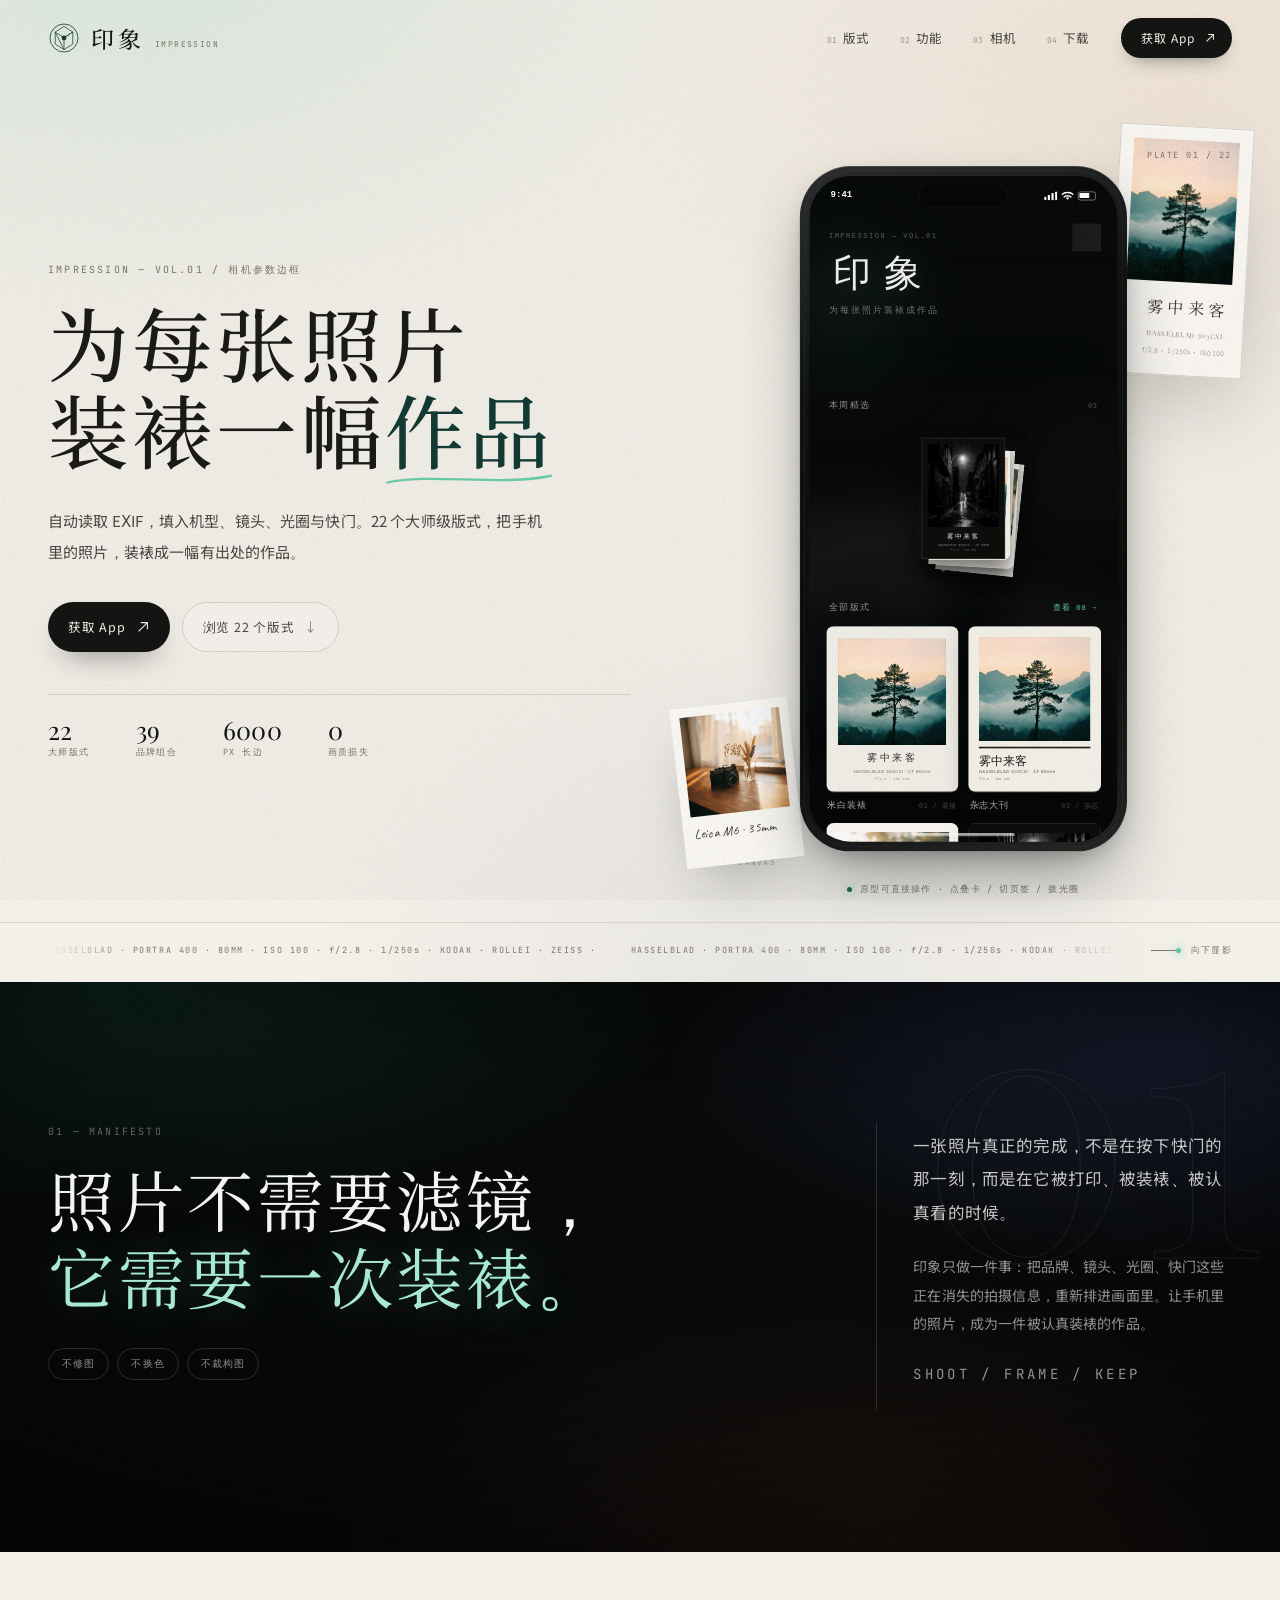
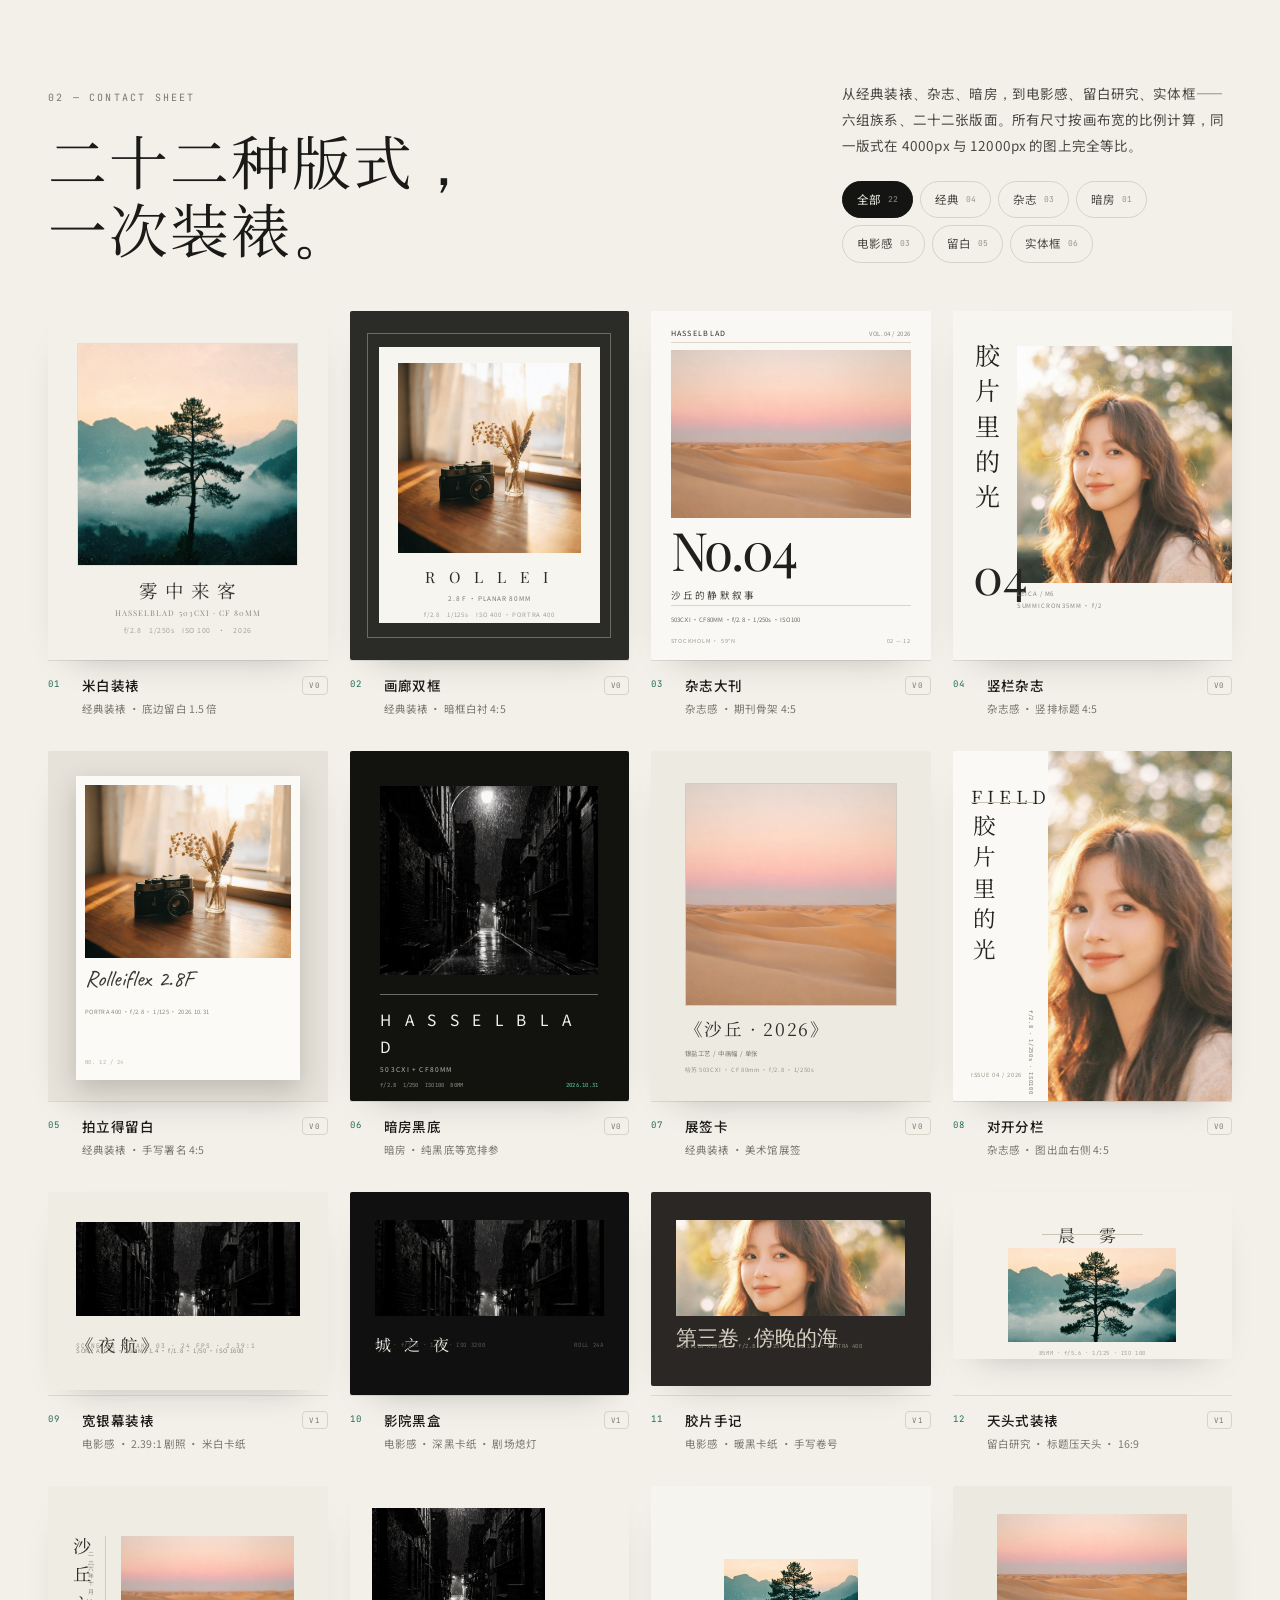
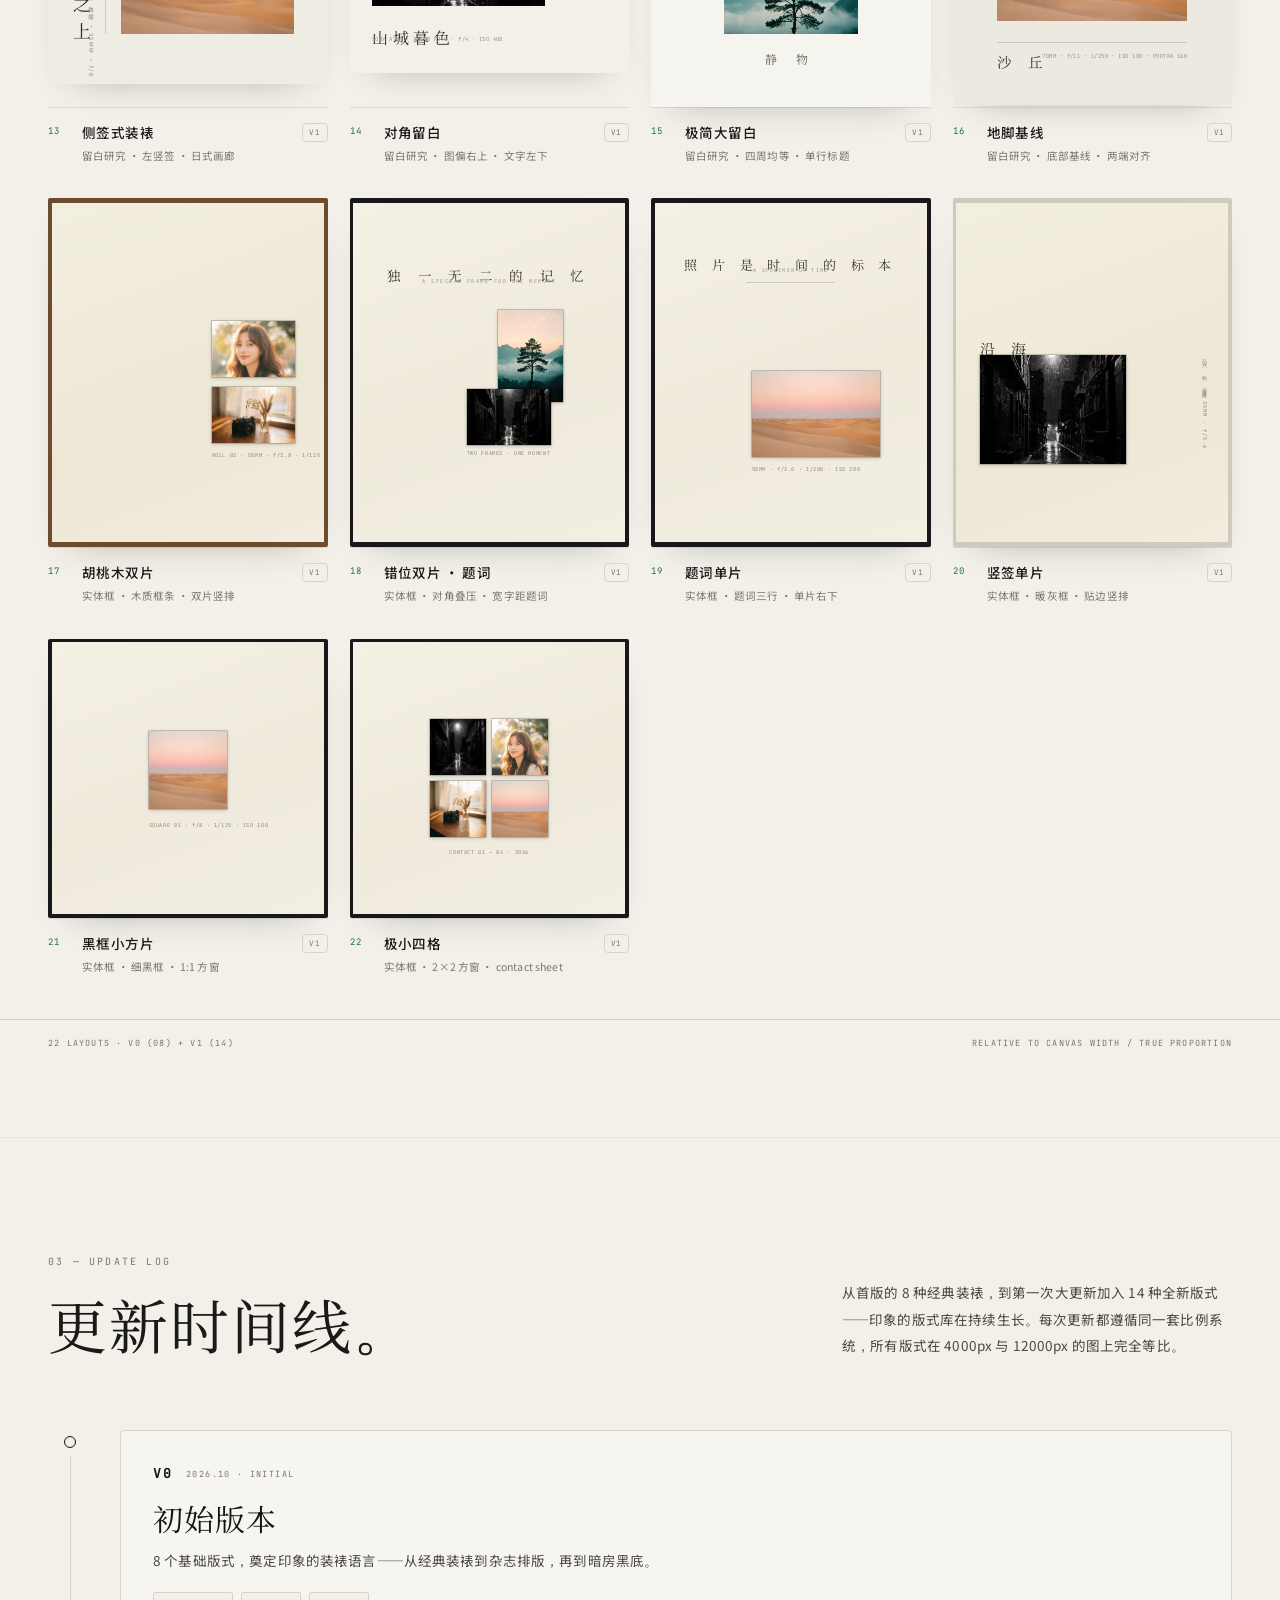
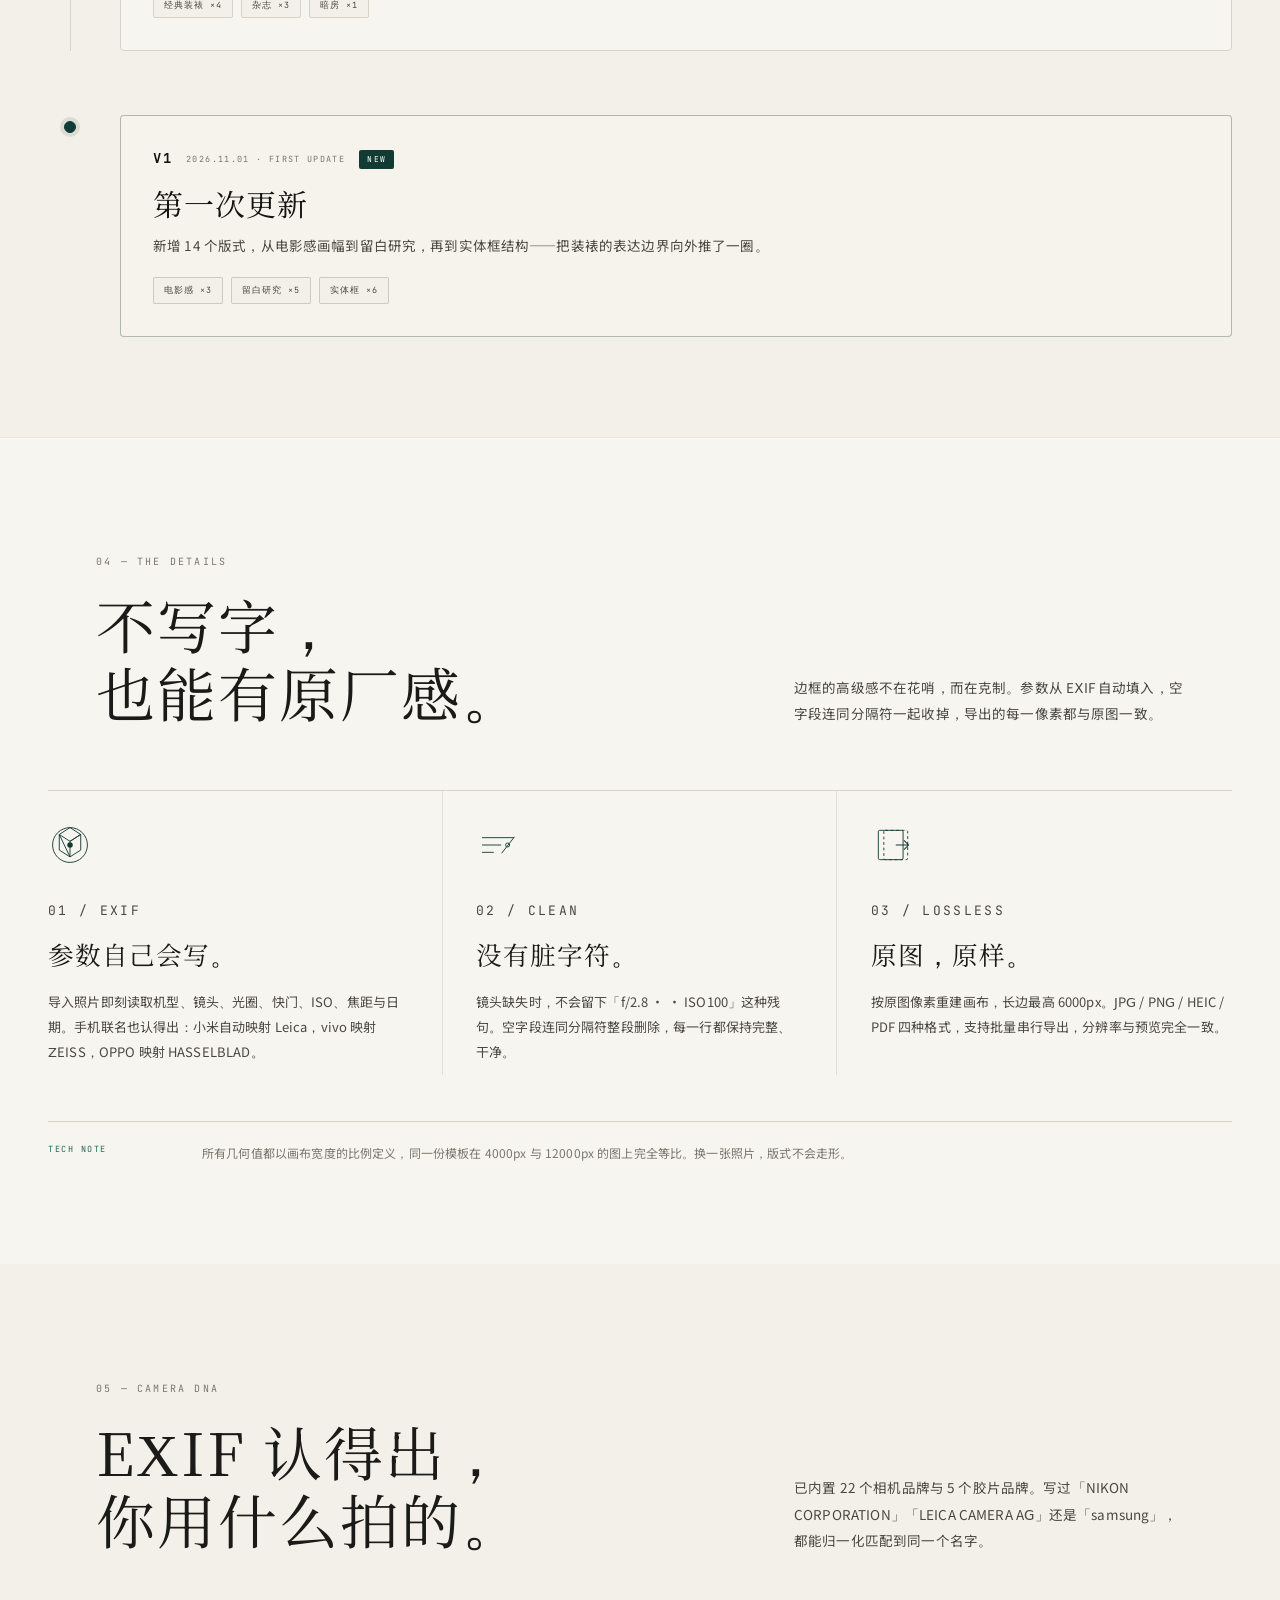
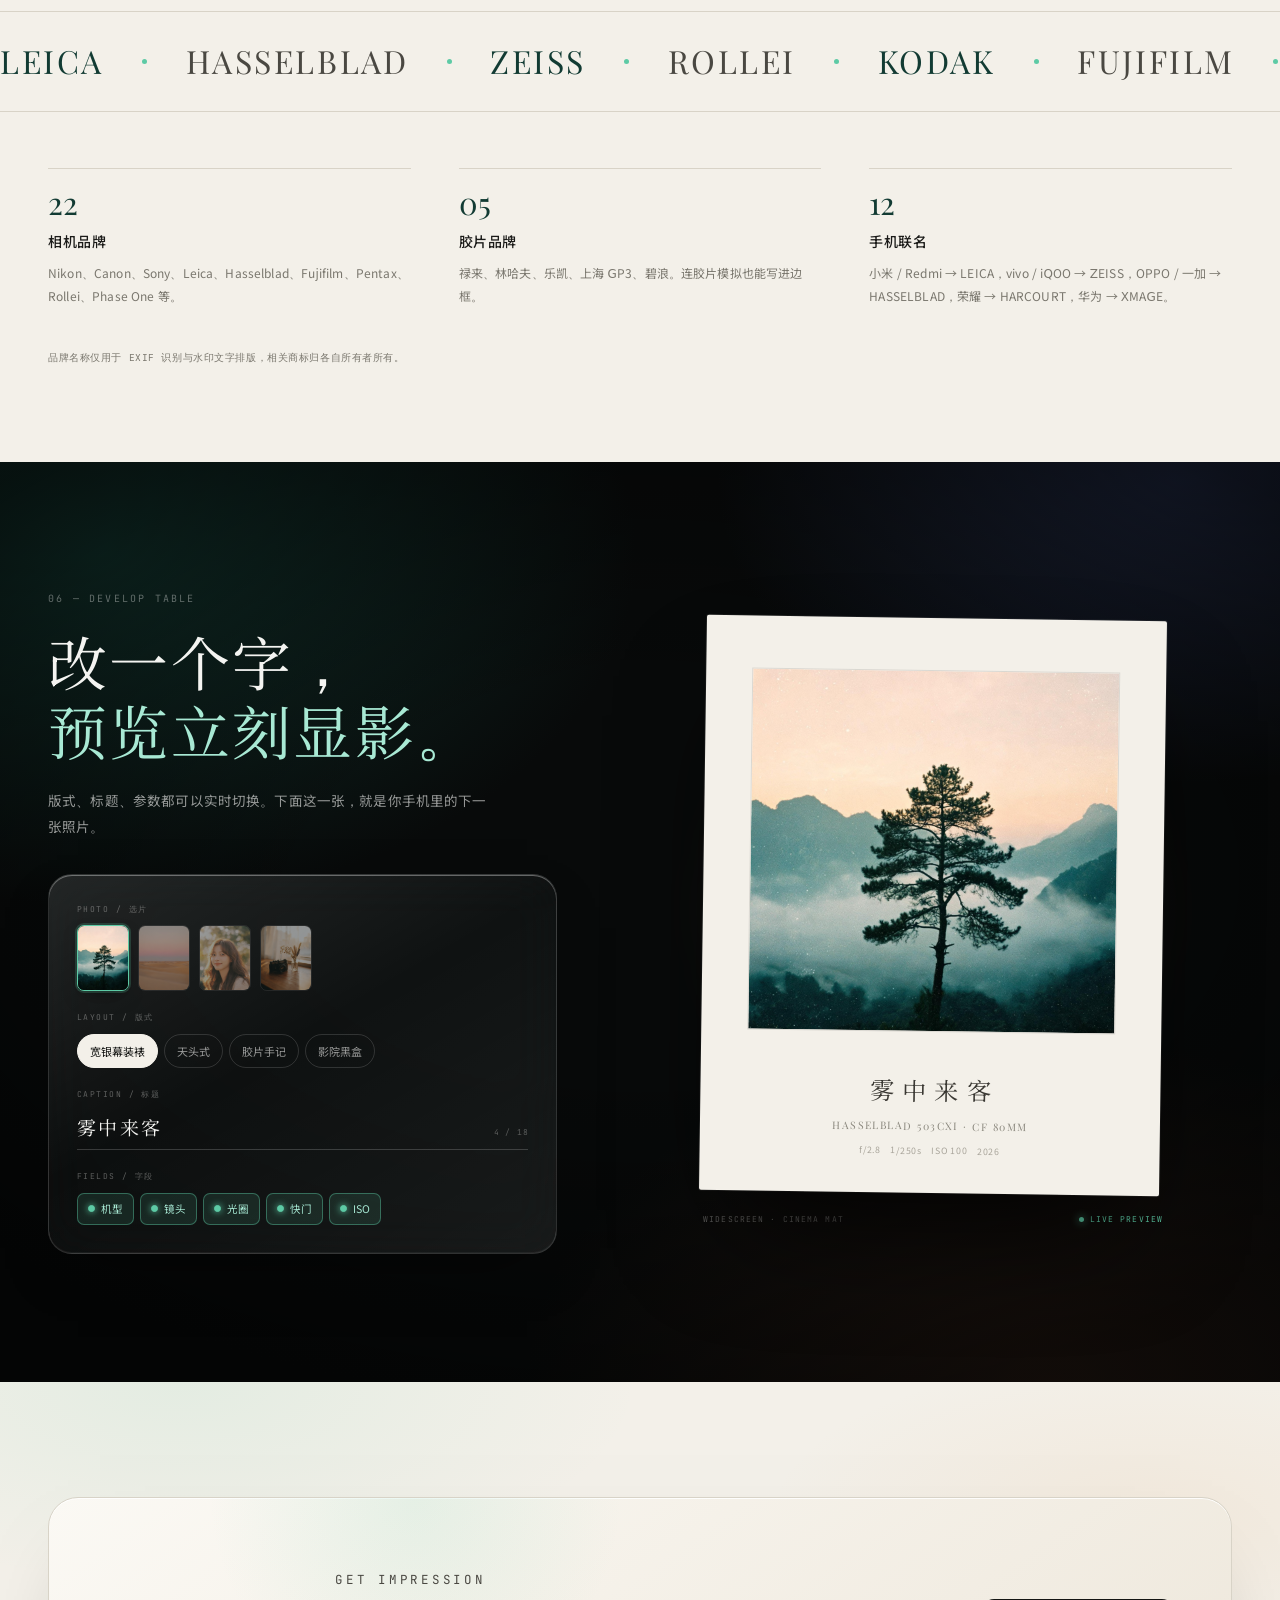
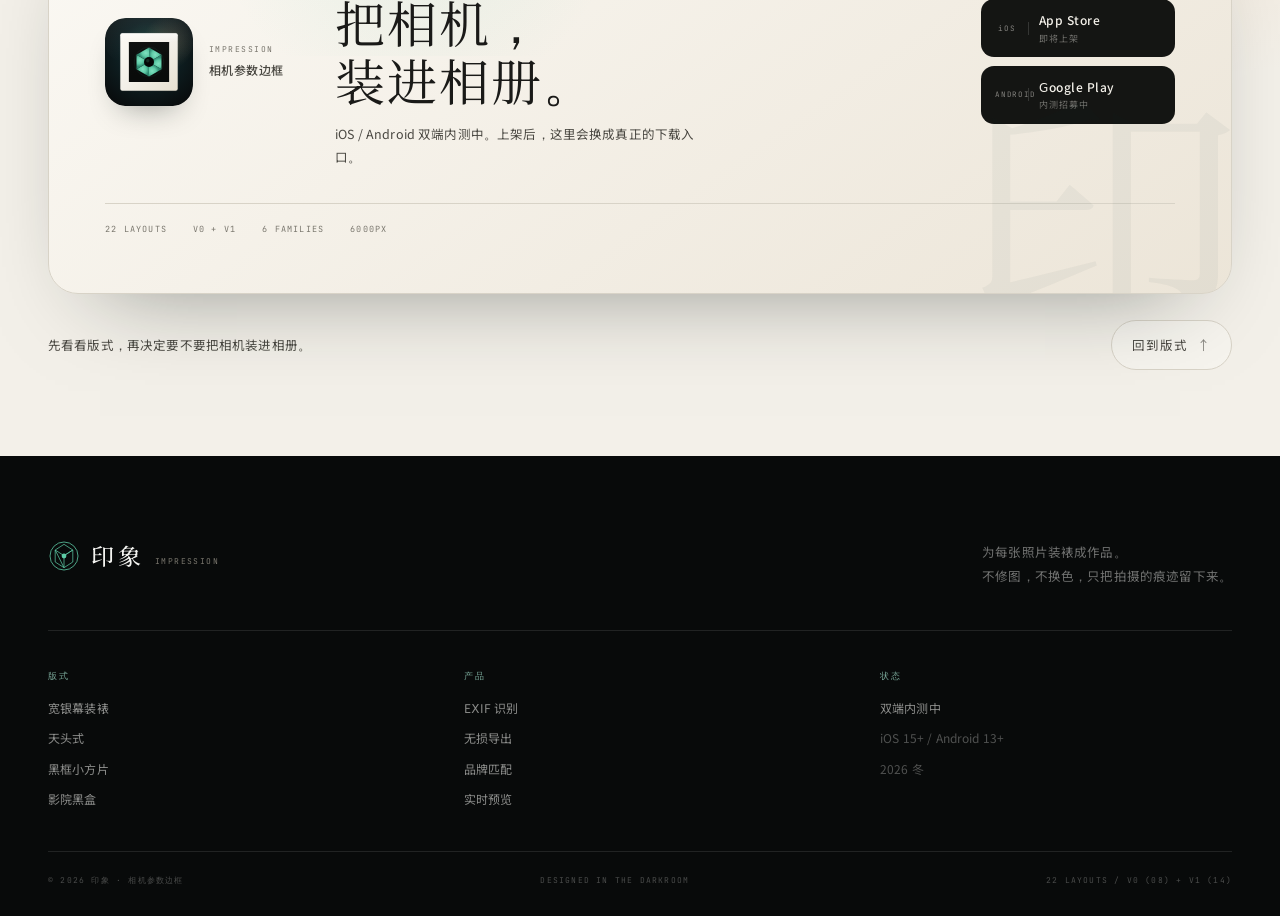
<file: index.html>
<!DOCTYPE html>
<html lang="zh-CN">
<head>
<meta charset="UTF-8">
<meta name="viewport" content="width=device-width, initial-scale=1.0">
<title>印象 · 为每张照片装裱成作品</title>
<meta name="description" content="印象是一款相机参数边框 App。自动读取 EXIF，把机型、镜头、光圈、快门写进画面；22 个大师级版式，把每张照片装裱成一幅作品。">
<meta name="theme-color" content="#F3F0E9">
<meta property="og:title" content="印象 · 为每张照片装裱成作品">
<meta property="og:description" content="自动读取 EXIF，22 个大师级版式，把手机照片装裱成有出处的作品。">
<meta property="og:type" content="website">
<link rel="icon" href="assets/img/app-icon.svg" type="image/svg+xml">
<link rel="preload" href="assets/fonts/NotoSerifSC-Medium.otf" as="font" type="font/otf" crossorigin>
<link rel="preload" href="assets/fonts/NotoSansSC-Regular.otf" as="font" type="font/otf" crossorigin>
<link rel="stylesheet" href="styles.css">
</head>
<body>

<div class="grain" aria-hidden="true"></div>

<header class="site-nav" id="siteNav">
  <div class="nav-inner">
    <a class="brand" href="#top" aria-label="印象首页">
      <svg class="brand-mark" viewBox="0 0 48 48" aria-hidden="true">
        <circle cx="24" cy="24" r="21" fill="none" stroke="currentColor" stroke-width="1.2"/>
        <g fill="none" stroke="currentColor" stroke-width="1.1">
          <path d="M24 6.5 37.2 15 24 23.5 10.8 15Z"/>
          <path d="M37.2 15v18L24 41.5 24 23.5Z"/>
          <path d="M10.8 15 24 41.5 10.8 33Z"/>
        </g>
        <circle cx="24" cy="24" r="3.6" fill="currentColor"/>
      </svg>
      <span class="brand-text">印象<span class="brand-en mono">IMPRESSION</span></span>
    </a>
    <nav class="nav-links" aria-label="主导航">
      <a href="#layouts"><span class="mono">01</span>版式</a>
      <a href="#features"><span class="mono">02</span>功能</a>
      <a href="#brands"><span class="mono">03</span>相机</a>
      <a href="#download"><span class="mono">04</span>下载</a>
    </nav>
    <button class="nav-cta" type="button" data-download>
      <span>获取 App</span>
      <svg viewBox="0 0 14 14" aria-hidden="true"><path d="M3 11 11 3M5 3h6v6" fill="none" stroke="currentColor" stroke-width="1.2"/></svg>
    </button>
  </div>
</header>

<main id="top">

  <!-- ============================== HERO ============================== -->
  <section class="hero">
    <div class="hero-inner">
      <div class="hero-copy">
        <p class="eyebrow mono" data-reveal>IMPRESSION — VOL.01 / 相机参数边框</p>
        <h1 data-reveal>为每张照片<br>装裱一幅<span class="accent">作品<svg viewBox="0 0 320 20" preserveAspectRatio="none" aria-hidden="true"><path d="M4 14 C 82 4, 222 18, 316 7"/></svg></span></h1>
        <p class="hero-lede" data-reveal>自动读取 EXIF，填入机型、镜头、光圈与快门。22 个大师级版式，把手机里的照片，装裱成一幅有出处的作品。</p>
        <div class="hero-actions" data-reveal>
          <button class="btn btn-primary" type="button" data-download>
            获取 App
            <svg viewBox="0 0 16 16" aria-hidden="true"><path d="M3 13 13 3M5.5 3H13v7.5" fill="none" stroke="currentColor" stroke-width="1.3"/></svg>
          </button>
          <a class="btn btn-ghost" href="#layouts">浏览 22 个版式 <span class="arr">↓</span></a>
        </div>
        <div class="hero-stats" data-reveal>
          <span><b>22</b><em>大师版式</em></span>
          <span><b>39</b><em>品牌组合</em></span>
          <span><b>6000</b><em>PX 长边</em></span>
          <span><b>0</b><em>画质损失</em></span>
        </div>
      </div>

      <div class="hero-art" data-reveal>
        <div class="art-stage">
          <span class="art-note mono">PLATE 01 / 22</span>
          <span class="art-axis art-axis-x mono">EXIF → CANVAS</span>

          <figure class="hero-print">
            <div class="hero-print-mat">
              <img src="assets/img/photo-01-mist.jpg" alt="雾中山景与孤松，配装裱边框" fetchpriority="high">
              <div class="hero-wm">
                <p class="wm-title">雾中来客</p>
                <p class="wm-gear">HASSELBLAD 503CXI</p>
                <p class="wm-exif">f/2.8 · 1/250s · ISO 100</p>
              </div>
            </div>
          </figure>

          <div class="prototype-phone">
            <iframe src="prototype/index.html" title="印象 App 原型 · 可直接操作"></iframe>
          </div>

          <figure class="hero-polaroid">
            <img src="assets/img/photo-05-camera.jpg" alt="窗边的胶片相机与干花" loading="lazy">
            <figcaption>Leica M6 · 35mm</figcaption>
          </figure>
        </div>
        <p class="prototype-hint mono"><span></span>原型可直接操作 · 点叠卡 / 切页签 / 拨光圈</p>
      </div>
    </div>

    <div class="hero-foot">
      <div class="hero-ticker mono" aria-hidden="true">
        <span>HASSELBLAD · PORTRA 400 · 80MM · ISO 100 · f/2.8 · 1/250s · KODAK · ROLLEI · ZEISS ·</span>
        <span>HASSELBLAD · PORTRA 400 · 80MM · ISO 100 · f/2.8 · 1/250s · KODAK · ROLLEI · ZEISS ·</span>
      </div>
      <a class="scroll-cue mono" href="#manifesto"><i></i>向下显影</a>
    </div>
  </section>

  <!-- ============================== MANIFESTO ============================== -->
  <section class="manifesto" id="manifesto">
    <span class="ghost-num" aria-hidden="true">01</span>
    <div class="manifesto-inner">
      <div class="manifesto-left" data-reveal>
        <p class="eyebrow mono light">01 — MANIFESTO</p>
        <h2>照片不需要滤镜，<br><em>它需要一次装裱。</em></h2>
        <div class="manifesto-tags">
          <span class="mono">不修图</span>
          <span class="mono">不换色</span>
          <span class="mono">不裁构图</span>
        </div>
      </div>
      <div class="manifesto-right" data-reveal>
        <p>一张照片真正的完成，不是在按下快门的那一刻，而是在它被打印、被装裱、被认真看的时候。</p>
        <p>印象只做一件事：把品牌、镜头、光圈、快门这些正在消失的拍摄信息，重新排进画面里。让手机里的照片，成为一件被认真装裱的作品。</p>
        <p class="manifesto-sign mono">SHOOT / FRAME / KEEP</p>
      </div>
    </div>
  </section>

  <!-- ============================== LAYOUTS ============================== -->
  <section class="layouts" id="layouts">
    <div class="section-head">
      <div data-reveal>
        <p class="eyebrow mono">02 — CONTACT SHEET</p>
        <h2>二十二种版式，<br>一次装裱。</h2>
      </div>
      <div class="section-head-side" data-reveal>
        <p>从经典装裱、杂志、暗房，到电影感、留白研究、实体框——六组族系、二十二张版面。所有尺寸按画布宽的比例计算，同一版式在 4000px 与 12000px 的图上完全等比。</p>
        <div class="filter-row" role="group" aria-label="按版式族系筛选">
          <button class="filter is-on" type="button" data-filter="all">全部 <span class="mono">22</span></button>
          <button class="filter" type="button" data-filter="classic">经典 <span class="mono">04</span></button>
          <button class="filter" type="button" data-filter="mag">杂志 <span class="mono">03</span></button>
          <button class="filter" type="button" data-filter="dark">暗房 <span class="mono">01</span></button>
          <button class="filter" type="button" data-filter="cinema">电影感 <span class="mono">03</span></button>
          <button class="filter" type="button" data-filter="space">留白 <span class="mono">05</span></button>
          <button class="filter" type="button" data-filter="frame">实体框 <span class="mono">06</span></button>
        </div>
      </div>
    </div>

    <div class="layout-grid" id="layoutGrid">

      <!-- 经典装裱 · V0 -->
      <article class="layout-card" data-family="classic" data-reveal>
        <div class="frame f-mat">
          <div class="f-mat-photo"><img src="assets/img/photo-01-mist.jpg" alt="米白装裱版式预览" loading="lazy"></div>
          <div class="f-mat-wm">
            <span class="f-t">雾中来客</span>
            <span class="f-g">HASSELBLAD 503CXI · CF 80MM</span>
            <span class="f-e">f/2.8　1/250s　ISO 100　·　2026</span>
          </div>
        </div>
        <div class="layout-meta">
          <span class="layout-num mono">01</span>
          <div class="layout-name"><h3>米白装裱</h3><p>经典装裱 · 底边留白 1.5 倍</p></div>
          <span class="layout-tag mono">V0</span>
        </div>
      </article>

      <article class="layout-card" data-family="classic" data-reveal>
        <div class="frame f-gallery">
          <div class="f-gallery-frame">
            <div class="f-gallery-mat"><img src="assets/img/photo-05-camera.jpg" alt="画廊双框版式预览" loading="lazy"></div>
            <div class="f-gallery-wm">
              <span class="f-g">R O L L E I</span>
              <span class="f-e">2.8 F · PLANAR 80MM</span>
              <span class="f-e dim">f/2.8　1/125s　ISO 400 · PORTRA 400</span>
            </div>
          </div>
        </div>
        <div class="layout-meta">
          <span class="layout-num mono">02</span>
          <div class="layout-name"><h3>画廊双框</h3><p>经典装裱 · 暗框白衬 4:5</p></div>
          <span class="layout-tag mono">V0</span>
        </div>
      </article>

      <article class="layout-card" data-family="mag" data-reveal>
        <div class="frame f-editorial">
          <div class="f-ed-head"><span>HASSELBLAD</span><span>VOL.04 / 2026</span></div>
          <div class="f-ed-rule"></div>
          <div class="f-ed-photo"><img src="assets/img/photo-04-dunes.jpg" alt="杂志大刊版式预览" loading="lazy"></div>
          <div class="f-ed-num">No.04</div>
          <div class="f-ed-sub">沙丘的静默叙事</div>
          <div class="f-ed-rule second"></div>
          <div class="f-ed-exif">503CXI · CF80MM · f/2.8 · 1/250s · ISO100</div>
          <div class="f-ed-foot"><span>STOCKHOLM · 59°N</span><span>02 — 12</span></div>
        </div>
        <div class="layout-meta">
          <span class="layout-num mono">03</span>
          <div class="layout-name"><h3>杂志大刊</h3><p>杂志感 · 期刊骨架 4:5</p></div>
          <span class="layout-tag mono">V0</span>
        </div>
      </article>

      <article class="layout-card" data-family="mag" data-reveal>
        <div class="frame f-sidebar">
          <div class="f-side-title">胶片里的光</div>
          <div class="f-side-photo"><img src="assets/img/photo-03-portrait.jpg" alt="竖栏杂志版式预览" loading="lazy"></div>
          <div class="f-side-num">04</div>
          <div class="f-side-meta"><span>LEICA / M6</span><span>SUMMICRON 35MM · f/2</span></div>
          <div class="f-side-date">2026 / 10</div>
        </div>
        <div class="layout-meta">
          <span class="layout-num mono">04</span>
          <div class="layout-name"><h3>竖栏杂志</h3><p>杂志感 · 竖排标题 4:5</p></div>
          <span class="layout-tag mono">V0</span>
        </div>
      </article>

      <article class="layout-card" data-family="classic" data-reveal>
        <div class="frame f-polaroid">
          <div class="f-pol-card">
            <div class="f-pol-photo"><img src="assets/img/photo-05-camera.jpg" alt="拍立得留白版式预览" loading="lazy"></div>
            <div class="f-pol-script">Rolleiflex 2.8F</div>
            <div class="f-pol-meta">PORTRA 400 · f/2.8 · 1/125 · 2026.10.31</div>
            <div class="f-pol-no">NO. 12 / 24</div>
          </div>
        </div>
        <div class="layout-meta">
          <span class="layout-num mono">05</span>
          <div class="layout-name"><h3>拍立得留白</h3><p>经典装裱 · 手写署名 4:5</p></div>
          <span class="layout-tag mono">V0</span>
        </div>
      </article>

      <article class="layout-card" data-family="dark" data-reveal>
        <div class="frame f-dark">
          <div class="f-dark-photo"><img src="assets/img/photo-02-rain.jpg" alt="暗房黑底版式预览" loading="lazy"></div>
          <div class="f-dark-rule"></div>
          <div class="f-dark-wm">
            <span class="f-dark-brand">H A S S E L B L A D</span>
            <span class="f-dark-gear">503CXI + CF80MM</span>
            <div class="f-dark-exif"><span>f/2.8　1/250　ISO100　80MM</span><span class="mint">2026.10.31</span></div>
          </div>
        </div>
        <div class="layout-meta">
          <span class="layout-num mono">06</span>
          <div class="layout-name"><h3>暗房黑底</h3><p>暗房 · 纯黑底等宽排参</p></div>
          <span class="layout-tag mono">V0</span>
        </div>
      </article>

      <article class="layout-card" data-family="classic" data-reveal>
        <div class="frame f-museum">
          <div class="f-mus-photo"><img src="assets/img/photo-04-dunes.jpg" alt="展签卡版式预览" loading="lazy"></div>
          <div class="f-mus-label">
            <span class="title">《沙丘 · 2026》</span>
            <span class="meta">银盐工艺 / 中画幅 / 单张</span>
            <span class="meta dim">哈苏 503CXI · CF 80mm · f/2.8 · 1/250s</span>
          </div>
        </div>
        <div class="layout-meta">
          <span class="layout-num mono">07</span>
          <div class="layout-name"><h3>展签卡</h3><p>经典装裱 · 美术馆展签</p></div>
          <span class="layout-tag mono">V0</span>
        </div>
      </article>

      <article class="layout-card" data-family="mag" data-reveal>
        <div class="frame f-split">
          <div class="f-split-brand">FIELD</div>
          <div class="f-split-rule"></div>
          <div class="f-split-title">胶片里的光</div>
          <div class="f-split-exif">f/2.8 · 1/250s · ISO100</div>
          <div class="f-split-photo"><img src="assets/img/photo-03-portrait.jpg" alt="对开分栏版式预览" loading="lazy"></div>
          <div class="f-split-foot">ISSUE 04 / 2026</div>
        </div>
        <div class="layout-meta">
          <span class="layout-num mono">08</span>
          <div class="layout-name"><h3>对开分栏</h3><p>杂志感 · 图出血右侧 4:5</p></div>
          <span class="layout-tag mono">V0</span>
        </div>
      </article>

      <!-- V1 · 电影感 -->
      <article class="layout-card" data-family="cinema" data-reveal>
        <div class="frame f-widescreen" style="aspect-ratio:1240/880">
          <div class="nf-photo"><img src="assets/img/photo-02-rain.jpg" alt="宽银幕装裱版式预览" loading="lazy"></div>
          <div class="nf-title">《夜航》</div>
          <div class="nf-slate">SCENE 12 · TAKE 03 · 24 FPS · 2.39:1</div>
          <div class="nf-gear">SONY A7C II · 35MM F1.4 · f/1.8 · 1/50 · ISO 1600</div>
        </div>
        <div class="layout-meta">
          <span class="layout-num mono">09</span>
          <div class="layout-name"><h3>宽银幕装裱</h3><p>电影感 · 2.39:1 剧照 · 米白卡纸</p></div>
          <span class="layout-tag mono">V1</span>
        </div>
      </article>

      <article class="layout-card" data-family="cinema" data-reveal>
        <div class="frame f-cinebox" style="aspect-ratio:1240/900">
          <div class="nf-photo"><img src="assets/img/photo-02-rain.jpg" alt="影院黑盒版式预览" loading="lazy"></div>
          <div class="cb-title">城 之 夜</div>
          <div class="cb-exif">50MM · f/2.0 · 1/30 · ISO 3200</div>
          <div class="cb-roll">ROLL 24A</div>
        </div>
        <div class="layout-meta">
          <span class="layout-num mono">10</span>
          <div class="layout-name"><h3>影院黑盒</h3><p>电影感 · 深黑卡纸 · 剧场熄灯</p></div>
          <span class="layout-tag mono">V1</span>
        </div>
      </article>

      <article class="layout-card" data-family="cinema" data-reveal>
        <div class="frame f-filmnote" style="aspect-ratio:1240/860">
          <div class="nf-photo"><img src="assets/img/photo-03-portrait.jpg" alt="胶片手记版式预览" loading="lazy"></div>
          <div class="fn-script">第三卷 · 傍晚的海</div>
          <div class="fn-meta">fujifilm X100VI · f/2.8 · 1/250 · ISO 125 · PORTRA 400</div>
        </div>
        <div class="layout-meta">
          <span class="layout-num mono">11</span>
          <div class="layout-name"><h3>胶片手记</h3><p>电影感 · 暖黑卡纸 · 手写卷号</p></div>
          <span class="layout-tag mono">V1</span>
        </div>
      </article>

      <!-- B · 留白方位研究 -->
      <article class="layout-card" data-family="space" data-reveal>
        <div class="frame f-headspace" style="aspect-ratio:1240/740">
          <div class="hs-title">晨 雾</div>
          <div class="hs-rule"></div>
          <div class="nf-photo hs-photo"><img src="assets/img/photo-01-mist.jpg" alt="天头式装裱版式预览" loading="lazy"></div>
          <div class="hs-exif">85MM · f/5.6 · 1/125 · ISO 100</div>
        </div>
        <div class="layout-meta">
          <span class="layout-num mono">12</span>
          <div class="layout-name"><h3>天头式装裱</h3><p>留白研究 · 标题压天头 · 16:9</p></div>
          <span class="layout-tag mono">V1</span>
        </div>
      </article>

      <article class="layout-card" data-family="space" data-reveal>
        <div class="frame f-sidesign" style="aspect-ratio:1240/880">
          <div class="ss-title">沙丘之上</div>
          <div class="ss-params">二〇二六年十月 · 敦煌 · 35MM · f/8</div>
          <div class="ss-rule"></div>
          <div class="nf-photo ss-photo"><img src="assets/img/photo-04-dunes.jpg" alt="侧签式装裱版式预览" loading="lazy"></div>
        </div>
        <div class="layout-meta">
          <span class="layout-num mono">13</span>
          <div class="layout-name"><h3>侧签式装裱</h3><p>留白研究 · 左竖签 · 日式画廊</p></div>
          <span class="layout-tag mono">V1</span>
        </div>
      </article>

      <article class="layout-card" data-family="space" data-reveal>
        <div class="frame f-diagonal" style="aspect-ratio:1240/830">
          <div class="nf-photo dg-photo"><img src="assets/img/photo-02-rain.jpg" alt="对角留白版式预览" loading="lazy"></div>
          <div class="dg-title">山城暮色</div>
          <div class="dg-gear">SONY A7M4 · 24-70 F2.8 · f/4 · ISO 400</div>
        </div>
        <div class="layout-meta">
          <span class="layout-num mono">14</span>
          <div class="layout-name"><h3>对角留白</h3><p>留白研究 · 图偏右上 · 文字左下</p></div>
          <span class="layout-tag mono">V1</span>
        </div>
      </article>

      <article class="layout-card" data-family="space" data-reveal>
        <div class="frame f-minimal" style="aspect-ratio:1240/980">
          <div class="nf-photo mn-photo"><img src="assets/img/photo-01-mist.jpg" alt="极简大留白版式预览" loading="lazy"></div>
          <div class="mn-title">静 物</div>
        </div>
        <div class="layout-meta">
          <span class="layout-num mono">15</span>
          <div class="layout-name"><h3>极简大留白</h3><p>留白研究 · 四周均等 · 单行标题</p></div>
          <span class="layout-tag mono">V1</span>
        </div>
      </article>

      <article class="layout-card" data-family="space" data-reveal>
        <div class="frame f-baseline" style="aspect-ratio:1240/970">
          <div class="nf-photo bl-photo"><img src="assets/img/photo-04-dunes.jpg" alt="地脚基线版式预览" loading="lazy"></div>
          <div class="bl-rule"></div>
          <div class="bl-title">沙 丘</div>
          <div class="bl-exif">70MM · f/11 · 1/250 · ISO 100 · PORTRA 160</div>
        </div>
        <div class="layout-meta">
          <span class="layout-num mono">16</span>
          <div class="layout-name"><h3>地脚基线</h3><p>留白研究 · 底部基线 · 两端对齐</p></div>
          <span class="layout-tag mono">V1</span>
        </div>
      </article>

      <!-- C · 实体框 -->
      <article class="layout-card" data-family="frame" data-reveal>
        <div class="frame f-walnut" style="aspect-ratio:4/5">
          <div class="bf-mat wm-warm"></div>
          <div class="bf-win ww-1"><img src="assets/img/photo-03-portrait.jpg" alt="胡桃木双片版式预览" loading="lazy"></div>
          <div class="bf-win ww-2"><img src="assets/img/photo-05-camera.jpg" alt="胡桃木双片第二张" loading="lazy"></div>
          <div class="bf-cap">ROLL 02 · 50MM · f/2.8 · 1/125</div>
        </div>
        <div class="layout-meta">
          <span class="layout-num mono">17</span>
          <div class="layout-name"><h3>胡桃木双片</h3><p>实体框 · 木质框条 · 双片竖排</p></div>
          <span class="layout-tag mono">V1</span>
        </div>
      </article>

      <article class="layout-card" data-family="frame" data-reveal>
        <div class="frame f-offset" style="aspect-ratio:4/5">
          <div class="bf-mat"></div>
          <div class="of-ins-cn">独 一 无 二 的 记 忆</div>
          <div class="of-ins-en">A SPECIAL FRAME FOR ONE MEMORY</div>
          <div class="bf-win of-v"><img src="assets/img/photo-01-mist.jpg" alt="错位双片版式预览" loading="lazy"></div>
          <div class="bf-win of-h"><img src="assets/img/photo-02-rain.jpg" alt="错位双片第二张" loading="lazy"></div>
          <div class="bf-cap">TWO FRAMES · ONE MOMENT</div>
        </div>
        <div class="layout-meta">
          <span class="layout-num mono">18</span>
          <div class="layout-name"><h3>错位双片 · 题词</h3><p>实体框 · 对角叠压 · 宽字距题词</p></div>
          <span class="layout-tag mono">V1</span>
        </div>
      </article>

      <article class="layout-card" data-family="frame" data-reveal>
        <div class="frame f-inscribe" style="aspect-ratio:4/5">
          <div class="bf-mat"></div>
          <div class="of-ins-cn">照 片 是 时 间 的 标 本</div>
          <div class="of-ins-en">A SPECIMEN OF TIME</div>
          <div class="of-rule"></div>
          <div class="bf-win is-photo"><img src="assets/img/photo-04-dunes.jpg" alt="题词单片版式预览" loading="lazy"></div>
          <div class="bf-cap">50MM · f/2.0 · 1/200 · ISO 200</div>
        </div>
        <div class="layout-meta">
          <span class="layout-num mono">19</span>
          <div class="layout-name"><h3>题词单片</h3><p>实体框 · 题词三行 · 单片右下</p></div>
          <span class="layout-tag mono">V1</span>
        </div>
      </article>

      <article class="layout-card" data-family="frame" data-reveal>
        <div class="frame f-vsign" style="aspect-ratio:4/5">
          <div class="bf-mat wm-warm"></div>
          <div class="vs-title">沿 海</div>
          <div class="bf-win vs-photo"><img src="assets/img/photo-02-rain.jpg" alt="竖签单片版式预览" loading="lazy"></div>
          <div class="vs-label">二〇二六 · 秋 · 沿海公路 · 35MM · f/5.6</div>
        </div>
        <div class="layout-meta">
          <span class="layout-num mono">20</span>
          <div class="layout-name"><h3>竖签单片</h3><p>实体框 · 暖灰框 · 贴边竖排</p></div>
          <span class="layout-tag mono">V1</span>
        </div>
      </article>

      <article class="layout-card" data-family="frame" data-reveal>
        <div class="frame f-bfsquare" style="aspect-ratio:1/1">
          <div class="bf-mat"></div>
          <div class="bf-win"><img src="assets/img/photo-04-dunes.jpg" alt="黑框小方片版式预览" loading="lazy"></div>
          <div class="bf-cap">SQUARE 01 · f/8 · 1/125 · ISO 100</div>
        </div>
        <div class="layout-meta">
          <span class="layout-num mono">21</span>
          <div class="layout-name"><h3>黑框小方片</h3><p>实体框 · 细黑框 · 1:1 方窗</p></div>
          <span class="layout-tag mono">V1</span>
        </div>
      </article>

      <article class="layout-card" data-family="frame" data-reveal>
        <div class="frame f-fourgrid" style="aspect-ratio:1/1">
          <div class="bf-mat"></div>
          <div class="bf-win fg-1"><img src="assets/img/photo-02-rain.jpg" alt="极小四格版式预览 1" loading="lazy"></div>
          <div class="bf-win fg-2"><img src="assets/img/photo-03-portrait.jpg" alt="极小四格版式预览 2" loading="lazy"></div>
          <div class="bf-win fg-3"><img src="assets/img/photo-05-camera.jpg" alt="极小四格版式预览 3" loading="lazy"></div>
          <div class="bf-win fg-4"><img src="assets/img/photo-04-dunes.jpg" alt="极小四格版式预览 4" loading="lazy"></div>
          <div class="bf-cap">CONTACT 01 — 04 · 2026</div>
        </div>
        <div class="layout-meta">
          <span class="layout-num mono">22</span>
          <div class="layout-name"><h3>极小四格</h3><p>实体框 · 2×2 方窗 · contact sheet</p></div>
          <span class="layout-tag mono">V1</span>
        </div>
      </article>

    </div>
    <div class="layouts-foot" data-reveal>
      <span class="mono">22 LAYOUTS · V0 (08) + V1 (14)</span>
      <span class="mono">RELATIVE TO CANVAS WIDTH / TRUE PROPORTION</span>
    </div>
  </section>

  <!-- ============================== TIMELINE ============================== -->
  <section class="timeline" id="timeline">
    <div class="section-head">
      <div data-reveal>
        <p class="eyebrow mono">03 — UPDATE LOG</p>
        <h2>更新时间线。</h2>
      </div>
      <div class="section-head-side" data-reveal>
        <p>从首版的 8 种经典装裱，到第一次大更新加入 14 种全新版式——印象的版式库在持续生长。每次更新都遵循同一套比例系统，所有版式在 4000px 与 12000px 的图上完全等比。</p>
      </div>
    </div>

    <div class="timeline-track">
      <article class="tl-item" data-reveal>
        <div class="tl-node">
          <span class="tl-dot"></span>
          <span class="tl-line"></span>
        </div>
        <div class="tl-body">
          <div class="tl-head">
            <span class="tl-ver mono">V0</span>
            <span class="tl-date mono">2026.10 · INITIAL</span>
          </div>
          <h3>初始版本</h3>
          <p>8 个基础版式，奠定印象的装裱语言——从经典装裱到杂志排版，再到暗房黑底。</p>
          <div class="tl-tags">
            <span class="mono">经典装裱 ×4</span>
            <span class="mono">杂志 ×3</span>
            <span class="mono">暗房 ×1</span>
          </div>
        </div>
      </article>

      <article class="tl-item tl-current" data-reveal>
        <div class="tl-node">
          <span class="tl-dot"></span>
        </div>
        <div class="tl-body">
          <div class="tl-head">
            <span class="tl-ver mono">V1</span>
            <span class="tl-date mono">2026.11.01 · FIRST UPDATE</span>
            <span class="tl-badge mono">NEW</span>
          </div>
          <h3>第一次更新</h3>
          <p>新增 14 个版式，从电影感画幅到留白研究，再到实体框结构——把装裱的表达边界向外推了一圈。</p>
          <div class="tl-tags">
            <span class="mono">电影感 ×3</span>
            <span class="mono">留白研究 ×5</span>
            <span class="mono">实体框 ×6</span>
          </div>
        </div>
      </article>
    </div>
  </section>

  <!-- ============================== FEATURES ============================== -->
  <section class="features" id="features">
    <div class="features-inner">
      <div class="section-head features-head">
        <div data-reveal>
          <p class="eyebrow mono">04 — THE DETAILS</p>
          <h2>不写字，<br>也能有原厂感。</h2>
        </div>
        <div class="section-head-side" data-reveal>
          <p>边框的高级感不在花哨，而在克制。参数从 EXIF 自动填入，空字段连同分隔符一起收掉，导出的每一像素都与原图一致。</p>
        </div>
      </div>

      <div class="feature-grid">
        <article class="feature" data-reveal>
          <svg class="feature-icon" viewBox="0 0 48 48" aria-hidden="true">
            <circle cx="24" cy="24" r="19" fill="none" stroke="currentColor" stroke-width="1"/>
            <g fill="none" stroke="currentColor" stroke-width="1">
              <path d="M24 5 35.7 12.5 24 20 12.3 12.5Z"/>
              <path d="M35.7 12.5v17L24 37 24 20Z"/>
              <path d="M12.3 12.5 24 37 12.3 29.5Z"/>
            </g>
            <circle cx="24" cy="24" r="3" fill="currentColor"/>
          </svg>
          <p class="feature-k mono">01 / EXIF</p>
          <h3>参数自己会写。</h3>
          <p>导入照片即刻读取机型、镜头、光圈、快门、ISO、焦距与日期。手机联名也认得出：小米自动映射 Leica，vivo 映射 ZEISS，OPPO 映射 HASSELBLAD。</p>
        </article>

        <article class="feature" data-reveal>
          <svg class="feature-icon" viewBox="0 0 48 48" aria-hidden="true">
            <path d="M7 16h34M7 24h20M7 32h12" fill="none" stroke="currentColor" stroke-width="1" stroke-linecap="round"/>
            <circle cx="34.5" cy="24" r="2.2" fill="none" stroke="currentColor" stroke-width="1"/>
            <path d="M28 33 42 15" fill="none" stroke="currentColor" stroke-width="1"/>
          </svg>
          <p class="feature-k mono">02 / CLEAN</p>
          <h3>没有脏字符。</h3>
          <p>镜头缺失时，不会留下「f/2.8 · · ISO100」这种残句。空字段连同分隔符整段删除，每一行都保持完整、干净。</p>
        </article>

        <article class="feature" data-reveal>
          <svg class="feature-icon" viewBox="0 0 48 48" aria-hidden="true">
            <rect x="8" y="8" width="27" height="32" rx="1.5" fill="none" stroke="currentColor" stroke-width="1"/>
            <rect x="14" y="8" width="26" height="32" rx="1.5" fill="none" stroke="currentColor" stroke-width="1" stroke-dasharray="3 3"/>
            <path d="M27 24h14M36 19l5 5-5 5" fill="none" stroke="currentColor" stroke-width="1.1"/>
          </svg>
          <p class="feature-k mono">03 / LOSSLESS</p>
          <h3>原图，原样。</h3>
          <p>按原图像素重建画布，长边最高 6000px。JPG / PNG / HEIC / PDF 四种格式，支持批量串行导出，分辨率与预览完全一致。</p>
        </article>
      </div>

      <div class="features-note" data-reveal>
        <span class="mono">TECH NOTE</span>
        <p>所有几何值都以画布宽度的比例定义，同一份模板在 4000px 与 12000px 的图上完全等比。换一张照片，版式不会走形。</p>
      </div>
    </div>
  </section>

  <!-- ============================== BRANDS ============================== -->
  <section class="brands" id="brands">
    <div class="brands-inner">
      <div class="section-head brands-head">
        <div data-reveal>
          <p class="eyebrow mono">05 — CAMERA DNA</p>
          <h2>EXIF 认得出，<br>你用什么拍的。</h2>
        </div>
        <div class="section-head-side" data-reveal>
          <p>已内置 22 个相机品牌与 5 个胶片品牌。写过「NIKON CORPORATION」「LEICA CAMERA AG」还是「samsung」，都能归一化匹配到同一个名字。</p>
        </div>
      </div>
    </div>

    <div class="brand-marquee" aria-hidden="true">
      <div class="brand-track">
        <span>LEICA</span><i></i><span>HASSELBLAD</span><i></i><span>ZEISS</span><i></i><span>ROLLEI</span><i></i><span>KODAK</span><i></i><span>FUJIFILM</span><i></i><span>RICOH GR</span><i></i><span>HARCOURT</span><i></i><span>XMAGE</span><i></i><span>PENTAX</span><i></i>
        <span>LEICA</span><i></i><span>HASSELBLAD</span><i></i><span>ZEISS</span><i></i><span>ROLLEI</span><i></i><span>KODAK</span><i></i><span>FUJIFILM</span><i></i><span>RICOH GR</span><i></i><span>HARCOURT</span><i></i><span>XMAGE</span><i></i><span>PENTAX</span><i></i>
      </div>
    </div>

    <div class="brands-inner">
      <div class="brand-notes">
        <div class="brand-note" data-reveal>
          <span class="mono">22</span>
          <h3>相机品牌</h3>
          <p>Nikon、Canon、Sony、Leica、Hasselblad、Fujifilm、Pentax、Rollei、Phase One 等。</p>
        </div>
        <div class="brand-note" data-reveal>
          <span class="mono">05</span>
          <h3>胶片品牌</h3>
          <p>禄来、林哈夫、乐凯、上海 GP3、碧浪。连胶片模拟也能写进边框。</p>
        </div>
        <div class="brand-note" data-reveal>
          <span class="mono">12</span>
          <h3>手机联名</h3>
          <p>小米 / Redmi → LEICA，vivo / iQOO → ZEISS，OPPO / 一加 → HASSELBLAD，荣耀 → HARCOURT，华为 → XMAGE。</p>
        </div>
      </div>
      <p class="brand-disclaimer mono" data-reveal>品牌名称仅用于 EXIF 识别与水印文字排版，相关商标归各自所有者所有。</p>
    </div>
  </section>

  <!-- ============================== DEVELOP / LIVE DEMO ============================== -->
  <section class="develop" id="develop">
    <div class="develop-inner">
      <div class="develop-copy" data-reveal>
        <p class="eyebrow mono light">06 — DEVELOP TABLE</p>
        <h2>改一个字，<br><em>预览立刻显影。</em></h2>
        <p class="develop-lede">版式、标题、参数都可以实时切换。下面这一张，就是你手机里的下一张照片。</p>

        <div class="demo-controls">
          <div class="control-group">
            <span class="control-label mono">PHOTO / 选片</span>
            <div class="thumb-row" id="photoThumbs" role="group" aria-label="选择演示照片">
              <button class="thumb is-on" type="button" data-photo="mist" aria-label="雾中孤松" aria-pressed="true">
                <img src="assets/img/photo-01-mist.jpg" alt="">
              </button>
              <button class="thumb" type="button" data-photo="dunes" aria-label="黄昏沙丘" aria-pressed="false">
                <img src="assets/img/photo-04-dunes.jpg" alt="">
              </button>
              <button class="thumb" type="button" data-photo="portrait" aria-label="午后逆光人像" aria-pressed="false">
                <img src="assets/img/photo-03-portrait.jpg" alt="">
              </button>
              <button class="thumb" type="button" data-photo="camera" aria-label="窗边相机静物" aria-pressed="false">
                <img src="assets/img/photo-05-camera.jpg" alt="">
              </button>
            </div>
          </div>

          <div class="control-group">
            <span class="control-label mono">LAYOUT / 版式</span>
            <div class="seg-row" id="layoutSeg" role="group" aria-label="选择演示版式">
              <button class="seg is-on" type="button" data-layout="mat" aria-pressed="true">宽银幕装裱</button>
              <button class="seg" type="button" data-layout="mag" aria-pressed="false">天头式</button>
              <button class="seg" type="button" data-layout="polaroid" aria-pressed="false">胶片手记</button>
              <button class="seg" type="button" data-layout="dark" aria-pressed="false">影院黑盒</button>
            </div>
          </div>

          <div class="control-group">
            <label class="control-label mono" for="captionInput">CAPTION / 标题</label>
            <div class="caption-field">
              <input id="captionInput" type="text" maxlength="18" value="雾中来客" autocomplete="off" spellcheck="false">
              <span class="mono" id="captionCount">4 / 18</span>
            </div>
          </div>

          <div class="control-group">
            <span class="control-label mono">FIELDS / 字段</span>
            <div class="toggle-row" id="fieldToggles" role="group" aria-label="显示或隐藏水印字段">
              <button class="toggle is-on" type="button" data-field="model" aria-pressed="true">机型</button>
              <button class="toggle is-on" type="button" data-field="lens" aria-pressed="true">镜头</button>
              <button class="toggle is-on" type="button" data-field="aperture" aria-pressed="true">光圈</button>
              <button class="toggle is-on" type="button" data-field="shutter" aria-pressed="true">快门</button>
              <button class="toggle is-on" type="button" data-field="iso" aria-pressed="true">ISO</button>
            </div>
          </div>
        </div>
      </div>

      <div class="develop-stage" data-reveal>
        <div class="stage-halo" aria-hidden="true"></div>
        <div class="demo-frame is-mat" id="demoFrame">
          <div class="demo-mag-head" id="demoMagHead"><span>HASSELBLAD</span><span>VOL.04 / 2026</span></div>
          <div class="demo-photo-wrap"><img class="demo-photo" id="demoPhoto" src="assets/img/photo-01-mist.jpg" alt="实时预览照片"></div>
          <div class="demo-mag-num" id="demoMagNum">No.04</div>
          <div class="demo-script" id="demoScript">Rolleiflex 2.8F</div>
          <div class="demo-wm" id="demoWm">
            <span class="d-title" id="dTitle">雾中来客</span>
            <span class="d-gear" id="dGear">HASSELBLAD 503CXI · CF 80MM</span>
            <span class="d-exif" id="dExif">f/2.8　1/250s　ISO 100　·　2026</span>
          </div>
        </div>
        <div class="stage-caption">
          <span class="mono" id="demoSpec">MAT WARM · 1240 × 1550</span>
          <span class="mono live-dot"><i></i>LIVE PREVIEW</span>
        </div>
      </div>
    </div>
  </section>

  <!-- ============================== DOWNLOAD ============================== -->
  <section class="download" id="download">
    <div class="download-inner">
      <div class="download-card" data-reveal>
        <span class="download-ghost" aria-hidden="true">印</span>
        <div class="app-lockup">
          <img class="app-icon" src="assets/img/app-icon.svg" alt="印象 App 图标">
          <div class="app-badge">
            <span class="mono">IMPRESSION</span>
            <b>相机参数边框</b>
          </div>
        </div>
        <div class="download-copy">
          <p class="eyebrow mono">GET IMPRESSION</p>
          <h2>把相机，<br>装进相册。</h2>
          <p>iOS / Android 双端内测中。上架后，这里会换成真正的下载入口。</p>
        </div>
        <div class="download-actions">
          <button class="store-btn" type="button" data-download>
            <span class="mono">iOS</span>
            <b>App Store</b>
            <em>即将上架</em>
          </button>
          <button class="store-btn" type="button" data-download>
            <span class="mono">ANDROID</span>
            <b>Google Play</b>
            <em>内测招募中</em>
          </button>
        </div>
        <div class="download-meta mono">
          <span>22 LAYOUTS</span>
          <span>V0 + V1</span>
          <span>6 FAMILIES</span>
          <span>6000PX</span>
        </div>
      </div>

      <div class="download-foot" data-reveal>
        <p>先看看版式，再决定要不要把相机装进相册。</p>
        <a class="btn btn-ghost" href="#layouts">回到版式 <span class="arr">↑</span></a>
      </div>
    </div>
  </section>

</main>

<footer class="site-foot">
  <div class="foot-inner">
    <div class="foot-brand">
      <a class="brand foot-logo" href="#top" aria-label="回到顶部">
        <svg class="brand-mark" viewBox="0 0 48 48" aria-hidden="true">
          <circle cx="24" cy="24" r="21" fill="none" stroke="currentColor" stroke-width="1.2"/>
          <g fill="none" stroke="currentColor" stroke-width="1.1">
            <path d="M24 6.5 37.2 15 24 23.5 10.8 15Z"/>
            <path d="M37.2 15v18L24 41.5 24 23.5Z"/>
            <path d="M10.8 15 24 41.5 10.8 33Z"/>
          </g>
          <circle cx="24" cy="24" r="3.6" fill="currentColor"/>
        </svg>
        <span class="brand-text">印象<span class="brand-en mono">IMPRESSION</span></span>
      </a>
      <p>为每张照片装裱成作品。<br>不修图，不换色，只把拍摄的痕迹留下来。</p>
    </div>

    <nav class="foot-links" aria-label="页脚导航">
      <div>
        <span class="mono">版式</span>
        <a href="#layouts">宽银幕装裱</a>
        <a href="#layouts">天头式</a>
        <a href="#layouts">黑框小方片</a>
        <a href="#layouts">影院黑盒</a>
      </div>
      <div>
        <span class="mono">产品</span>
        <a href="#features">EXIF 识别</a>
        <a href="#features">无损导出</a>
        <a href="#brands">品牌匹配</a>
        <a href="#develop">实时预览</a>
      </div>
      <div>
        <span class="mono">状态</span>
        <span class="foot-status">双端内测中</span>
        <span class="foot-status dim">iOS 15+ / Android 13+</span>
        <span class="foot-status dim">2026 冬</span>
      </div>
    </nav>

    <div class="foot-bottom">
      <span class="mono">© 2026 印象 · 相机参数边框</span>
      <span class="mono">DESIGNED IN THE DARKROOM</span>
      <span class="mono">22 LAYOUTS / V0 (08) + V1 (14)</span>
    </div>
  </div>
</footer>

<dialog class="download-dialog" id="downloadDialog" aria-labelledby="dlgTitle">
  <button class="dlg-close" type="button" data-close aria-label="关闭">×</button>
  <img class="dlg-icon" src="assets/img/app-icon.svg" alt="">
  <p class="eyebrow mono">RELEASE / 2026 WINTER</p>
  <h2 id="dlgTitle">双端内测中。</h2>
  <p>这是印象的项目官网展示版。App Store 与 Google Play 的下载入口会在上架后开放，当前版本正在 iOS / Android 双端内测。</p>
  <div class="dlg-actions">
    <a class="btn btn-primary" href="#layouts" data-close>先看 22 个版式</a>
    <button class="btn btn-ghost" type="button" data-close>知道了</button>
  </div>
</dialog>

<script src="site.js"></script>
</body>
</html>
</file>
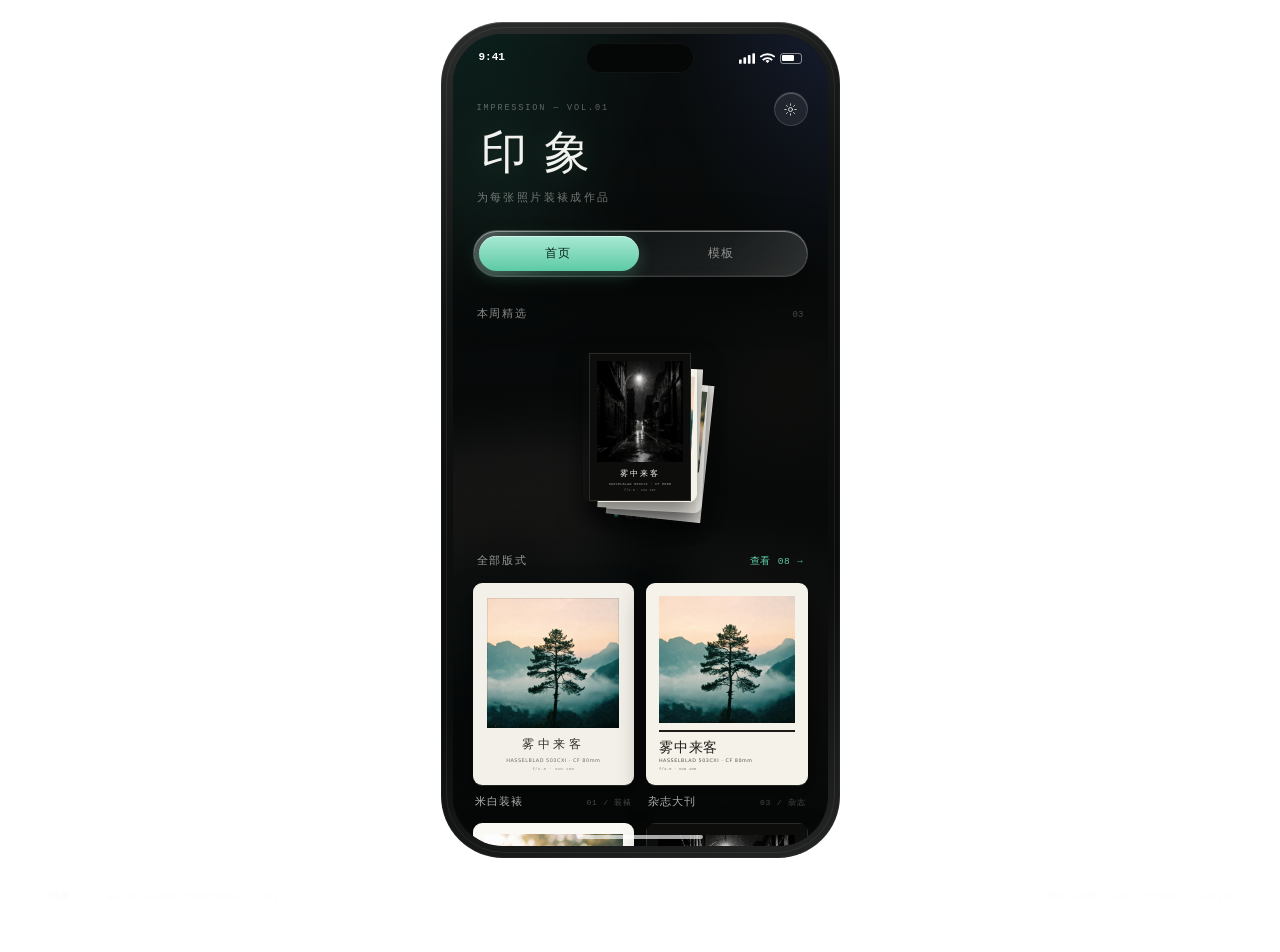
<file: prototype/index.html>
<!DOCTYPE html>
<html lang="zh-CN">
<head>
<meta charset="UTF-8" />
<meta name="viewport" content="width=device-width, initial-scale=1.0" />
<title>印象 · Liquid Glass 交互方案</title>
<link rel="stylesheet" href="css/base.css" />
<link rel="stylesheet" href="css/phone.css" />
<link rel="stylesheet" href="css/interactions.css" />
<link rel="stylesheet" href="embed.css" />
</head>
<body>

<div class="ambient" aria-hidden="true">
  <span class="orb orb-mint"></span>
  <span class="orb orb-amber"></span>
  <span class="orb orb-blue"></span>
  <span class="ambient-vignette"></span>
</div>
<div class="grain" aria-hidden="true"></div>

<nav class="page-nav glass-lite">
  <span class="nav-dot"></span>
  <span class="nav-label">UICRAFT · INTERACTION PROPOSAL</span>
  <span class="nav-sep"></span>
  <span class="nav-label dim">iOS 26 / LIQUID GLASS</span>
</nav>

<header class="page-head">
  <p class="eyebrow mono">IMPRESSION · 交互方案 01 · 2026.10.31</p>
  <h1>暗房里的<em>玻璃</em></h1>
  <p class="lede">
    把抖音「6 个高级交互」拆成可复用的反馈原型，装进「印象」相机水印 App：
    iOS 26 液态玻璃作壳，动态渐变作显影液，交互只做一件事——让每一次操作都有回响。
  </p>
  <div class="head-chips">
    <span class="chip"><i class="chip-dot mint"></i>Liquid Glass</span>
    <span class="chip"><i class="chip-dot amber"></i>Dynamic Gradient</span>
    <span class="chip"><i class="chip-dot blue"></i>6 Interactions</span>
    <span class="chip ghost">参考：@西瓜同学 第 14 集</span>
  </div>
</header>

<main class="layout">

  <!-- ============================== 左侧：可操作原型 ============================== -->
  <aside class="stage">
    <div class="stage-sticky">
      <div class="phone-shell">
        <div class="phone" id="phone" data-field="pine">

          <div class="phone-bg" aria-hidden="true">
            <span class="field field-pine"></span>
            <span class="field field-sand"></span>
            <span class="field field-indigo"></span>
            <span class="phone-orb a"></span>
            <span class="phone-orb b"></span>
            <span class="phone-orb c"></span>
            <span class="phone-photo p1"></span>
            <span class="phone-photo p2"></span>
            <span class="phone-grain"></span>
          </div>

          <div class="statusbar">
            <span class="sb-time mono">9:41</span>
            <span class="sb-island"></span>
            <span class="sb-icons">
              <svg viewBox="0 0 18 12" class="sb-signal"><rect x="0" y="7" width="3" height="5" rx="1"/><rect x="5" y="4.5" width="3" height="7.5" rx="1"/><rect x="10" y="2" width="3" height="10" rx="1"/><rect x="15" y="0" width="3" height="12" rx="1"/></svg>
              <svg viewBox="0 0 17 12" class="sb-wifi"><path d="M8.5 11.2 6.2 8.7a3.4 3.4 0 0 1 4.6 0zM8.5 6.6a6.6 6.6 0 0 0-4.6 1.9L2.4 7a8.9 8.9 0 0 1 12.2 0l-1.5 1.5a6.6 6.6 0 0 0-4.6-1.9zM8.5 2.2A10.9 10.9 0 0 0 1 5l-1.4-1.5a13 13 0 0 1 17.8 0L16 5a10.9 10.9 0 0 0-7.5-2.8z"/></svg>
              <span class="sb-battery"><i></i></span>
            </span>
          </div>

          <div class="views" id="views">

            <!-- ------------------------------ 首页 ------------------------------ -->
            <section class="view is-active" data-view="home" id="viewHome">
              <div class="view-bg"></div>
              <div class="view-scroll home-scroll">
                <div class="hero">
                  <p class="hero-kicker mono">IMPRESSION — VOL.01</p>
                  <button class="icon-btn hero-settings" id="globalSettingsBtn" aria-expanded="false" aria-controls="gsPanel" aria-label="设置">
                    <svg viewBox="0 0 24 24" aria-hidden="true">
                      <circle cx="12" cy="12" r="3.2" />
                      <path d="M12 2.9v2.2M12 18.9v2.2M2.9 12h2.2M18.9 12h2.2M5.5 5.5l1.6 1.6M16.9 16.9l1.6 1.6M18.5 5.5l-1.6 1.6M7.1 16.9l-1.6 1.6" />
                    </svg>
                  </button>
                  <h2 class="hero-title">印象</h2>
                  <p class="hero-sub">为每张照片装裱成作品</p>
                </div>

                <div class="glass tabs" id="homeTabs">
                  <button class="tab is-on" data-goto="home">首页</button>
                  <button class="tab" data-goto="templates">模板</button>
                </div>

                <div class="sec-head">
                  <span class="sec-title">本周精选</span>
                  <span class="sec-count mono">03</span>
                </div>

                <div class="stack" id="stack" data-open="false">
                  <div class="stack-cards" id="stackCards"></div>
                  <p class="stack-hint"><span class="hint-dot"></span><span class="hint-txt">轻点展开</span></p>
                </div>

                <div class="sec-head">
                  <span class="sec-title">全部版式</span>
                  <button class="sec-link mono" data-goto="templates">查看 08 →</button>
                </div>
                <div class="mini-grid" id="homeGrid"></div>

                <div class="home-foot mono">HASSELBLAD · PORTRA 400 · 35MM</div>
              </div>
            </section>

            <!-- ------------------------------ 模板墙 ------------------------------ -->
            <section class="view" data-view="templates" id="viewTemplates">
              <div class="view-bg tpl-bg"></div>
              <div class="view-scroll tpl-scroll">
                <div class="tpl-head">
                  <button class="glass icon-btn" data-goto="home" aria-label="返回首页">←</button>
                  <div class="tpl-head-txt">
                    <p class="mono kicker">CONTACT SHEET</p>
                    <h2>全部版式</h2>
                  </div>
                  <span class="tpl-count mono">08</span>
                </div>
                <div class="glass filter-row" id="filterRow">
                  <button class="filter is-on" data-filter="all">全部</button>
                  <button class="filter" data-filter="mat">装裱</button>
                  <button class="filter" data-filter="mag">杂志</button>
                  <button class="filter" data-filter="dark">暗房</button>
                </div>
                <div class="tpl-grid" id="templatesGrid"></div>
                <div class="home-foot mono">8 LAYOUTS × 4 BRANDS = 32 LOOKS</div>
              </div>
            </section>

            <!-- ------------------------------ 编辑器 ------------------------------ -->
            <section class="view" data-view="editor" id="viewEditor">
              <div class="view-bg editor-bg"></div>

              <div class="editor-stage">
                <div class="print-wrap">
                  <div class="print style-mat" id="previewPrint">
                    <div class="print-photo"><img id="previewPhoto" alt="" /></div>
                    <div class="wm-block" id="previewWm"></div>
                  </div>
                </div>
              </div>

              <header class="editor-bar glass">
                <button class="icon-btn" data-goto="home" aria-label="返回">←</button>
                <div class="editor-title">
                  <span class="mono kicker">TEMPLATE</span>
                  <span class="editor-name" id="editorTplName">米白装裱</span>
                </div>
                <button class="icon-btn upload-btn" id="photoBtn" aria-label="上传照片">
                  <svg viewBox="0 0 24 24" aria-hidden="true">
                    <rect x="3" y="4.5" width="18" height="15" rx="3.2" />
                    <circle cx="8.8" cy="10" r="1.6" />
                    <path d="M4.6 17.4l4.6-4.5a2 2 0 0 1 2.8 0L20 19.4" />
                  </svg>
                </button>
                <button class="export-btn" id="exportBtn" aria-label="导出照片">
                  <span class="export-label">导出</span>
                  <svg class="export-check" viewBox="0 0 24 24" aria-hidden="true">
                    <path d="M5 12.5l4.3 4.3L19 7.5" />
                  </svg>
                </button>
              </header>

              <div class="editor-dock glass">
                <div class="seg" id="dockSeg">
                  <span class="seg-pill" id="segPill"></span>
                  <button class="seg-btn is-on" data-panel="layout">版式</button>
                  <button class="seg-btn" data-panel="params">参数</button>
                  <button class="seg-btn" data-panel="caption">文案</button>
                </div>

                <div class="panel panel-layout is-on" id="panelLayout">
                  <div class="rail-wrap">
                    <div class="rail" id="rail">
                      <div class="rail-track" id="railTrack"></div>
                    </div>
                    <div class="rail-underline" id="railUnderline">
                      <svg viewBox="0 0 72 12" preserveAspectRatio="none">
                        <path d="M3 8 C 18 2, 42 12, 69 5" />
                      </svg>
                    </div>
                  </div>
                  <div class="steps" id="steps">
                    <span class="step-line"><i class="step-fill" id="stepFill"></i></span>
                    <div class="step is-done"><span class="step-dot"></span><b class="mono">01</b><i>选片</i></div>
                    <div class="step"><span class="step-dot"></span><b class="mono">02</b><i>版式</i></div>
                    <div class="step"><span class="step-dot"></span><b class="mono">03</b><i>参数</i></div>
                    <div class="step"><span class="step-dot"></span><b class="mono">04</b><i>导出</i></div>
                  </div>
                </div>

                <div class="panel panel-params" id="panelParams">
                  <div class="param-head">
                    <div class="ring-wrap">
                      <svg viewBox="0 0 44 44" aria-hidden="true">
                        <circle class="ring-track" cx="22" cy="22" r="18" />
                        <circle class="ring-bar" id="ringBar" cx="22" cy="22" r="18" />
                      </svg>
                      <span class="odo"><span class="odo-strip" id="odoStrip"></span></span>
                    </div>
                    <div class="param-head-txt">
                      <b>水印字段</b>
                      <span>勾选即时联动预览</span>
                    </div>
                    <button class="aperture-chip mono" id="apertureChip">f/2.8<span>拨轮 ↗</span></button>
                  </div>
                  <div class="rows" id="paramRows"></div>
                </div>

                <div class="panel panel-caption" id="panelCaption">
                  <div class="cap-head">
                    <b>文案编辑</b>
                    <span class="cap-count mono" id="capCount">4 / 18</span>
                  </div>
                  <div class="cap-field glass-lite" id="capField">
                    <input
                      class="cap-input"
                      id="capInput"
                      type="text"
                      maxlength="18"
                      value="雾中来客"
                      placeholder="写一句标题，例如「雾中来客」"
                      autocomplete="off"
                      spellcheck="false"
                    />
                    <button class="cap-clear" id="capClear" aria-label="清空文案">×</button>
                  </div>
                  <div class="cap-chips" id="capChips">
                    <button class="cap-chip" data-text="雾中来客">雾中来客</button>
                    <button class="cap-chip" data-text="海边午后">海边午后</button>
                    <button class="cap-chip" data-text="第一卷">第一卷</button>
                    <button class="cap-chip" data-text="山间来信">山间来信</button>
                    <button class="cap-chip" data-text="暮色">暮色</button>
                    <button class="cap-chip" data-text="雨后">雨后</button>
                    <button class="cap-chip" data-text="无题">无题</button>
                  </div>
                  <div class="cap-row">
                    <span class="cap-row-label mono">字体</span>
                    <div class="cap-chips" id="capFonts">
                      <button class="cap-chip is-on" data-font="serif">宋体</button>
                      <button class="cap-chip" data-font="sans">黑体</button>
                      <button class="cap-chip" data-font="script">手写</button>
                      <button class="cap-chip" data-font="mono">等宽</button>
                    </div>
                  </div>
                  <div class="cap-row">
                    <span class="cap-row-label mono">字号</span>
                    <span class="cap-a mono">A</span>
                    <div class="cap-slider-wrap" id="capSliderWrap">
                      <span class="cap-halo" aria-hidden="true"></span>
                      <input
                        class="cap-slider"
                        id="capSize"
                        type="range"
                        min="70"
                        max="160"
                        step="1"
                        value="100"
                        aria-label="文案字号"
                      />
                      <span class="cap-bubble mono" id="capBubble">100%</span>
                    </div>
                    <span class="cap-a cap-a-lg mono">A</span>
                    <span class="cap-scale mono" id="capScale">100%</span>
                  </div>
                  <p class="cap-note">拖字号滑块 · 水印实时同步预览</p>
                </div>
              </div>

              <input type="file" id="photoInput" accept="image/*" hidden />

              <div class="dial-scrim" id="dialScrim"></div>
              <div class="dial glass" id="dial" aria-hidden="true">
                <div class="dial-head">
                  <span class="mono kicker">APERTURE</span>
                  <button class="dial-close" id="dialClose" aria-label="关闭">×</button>
                </div>
                <div class="dial-value mono" id="dialValue">f/2.8</div>
                <div class="dial-stage">
                  <div class="dial-pointer"></div>
                  <div class="dial-ticks" id="dialTicks"></div>
                  <div class="dial-core"></div>
                </div>
                <p class="dial-hint">上下拖动 · 松手磁吸刻度</p>
              </div>

              <div class="burst-layer" id="burstLayer" aria-hidden="true"></div>
              <div class="flash" id="flash" aria-hidden="true"></div>
            </section>

          </div>

          <div class="toast glass-lite" id="toast">
            <span class="toast-check">✓</span>
            <span class="toast-txt" id="toastTxt">已保存到相册 · 4032 × 3024</span>
          </div>

          <!-- 设置 · App 内底部面板 -->
          <div class="gs-backdrop" id="gsBackdrop"></div>
          <div class="gs-panel" id="gsPanel" role="dialog" aria-label="设置" aria-hidden="true">
            <div class="gs-head">
              <span class="mono kicker">PREFERENCES</span>
              <button class="gs-close" id="gsClose" aria-label="关闭">×</button>
            </div>
            <p class="gs-title">设置</p>
            <p class="gs-sub">主题与导出偏好 · 只作用于 App</p>
            <div class="gs-section">
              <span class="gs-label mono">主题</span>
              <div class="theme-seg" id="themeSeg">
                <button class="theme-btn" data-theme-mode="light">白天</button>
                <button class="theme-btn" data-theme-mode="auto">跟随系统</button>
                <button class="theme-btn" data-theme-mode="dark">晚上</button>
              </div>
              <p class="gs-note" id="themeNote">App 当前跟随系统 · 深色</p>
            </div>
            <div class="gs-section">
              <span class="gs-label mono">默认导出格式</span>
              <div class="fmt-grid" id="fmtGrid">
                <button class="fmt-card is-on" data-fmt="jpg"><b>JPG</b><span class="mono">通用分享 · 约 12 MB</span></button>
                <button class="fmt-card" data-fmt="png"><b>PNG</b><span class="mono">无损存档 · 约 48 MB</span></button>
                <button class="fmt-card" data-fmt="heic"><b>HEIC</b><span class="mono">省空间 · 约 6 MB</span></button>
                <button class="fmt-card" data-fmt="pdf"><b>PDF</b><span class="mono">单页排版 · 印刷级</span></button>
              </div>
              <p class="gs-follow mono" id="settingsFollow">尚未上传照片 · 默认 JPG</p>
            </div>
          </div>

          <div class="home-indicator"></div>
        </div>
      </div>

      <p class="stage-hint">
        <span class="hint-glow"></span>
        原型可直接操作：点叠卡 · 切页签 · 滑版式 · 勾字段 · 拨光圈 · 上传照片 · 设置里选导出格式
      </p>
    </div>
  </aside>

  <!-- ============================== 右侧：方案说明 ============================== -->
  <section class="specs">
    <div class="spec-intro">
      <p class="eyebrow mono">DESIGN SYSTEM</p>
      <h2 class="spec-title">一块玻璃的配方</h2>
      <p class="spec-lede">
        iOS 26 的液态玻璃不是“高斯模糊 + 圆角”。它靠四层叠加：<b>低饱和底色</b>、<b>背景折射模糊</b>、
        <b>1px 镜面高光</b>、<b>深投影</b>。再让玻璃后面永远有东西在缓慢流动，玻璃才会“活”。
      </p>
    </div>

    <div class="glass-recipe">
      <div class="recipe-row">
        <span class="recipe-k mono">01</span>
        <div><b>Tint</b><span class="mono">rgba(255,255,255,.08–.14)</span></div>
        <span class="recipe-v">低饱和白，不压暗照片</span>
      </div>
      <div class="recipe-row">
        <span class="recipe-k mono">02</span>
        <div><b>Refraction</b><span class="mono">blur(28px) saturate(180%)</span></div>
        <span class="recipe-v">背景必须有色块 / 照片</span>
      </div>
      <div class="recipe-row">
        <span class="recipe-k mono">03</span>
        <div><b>Specular</b><span class="mono">inset 0 1px 0 rgba(255,255,255,.42)</span></div>
        <span class="recipe-v">只给上缘，模拟光从天上落</span>
      </div>
      <div class="recipe-row">
        <span class="recipe-k mono">04</span>
        <div><b>Shadow</b><span class="mono">0 18px 50px rgba(0,0,0,.45)</span></div>
        <span class="recipe-v">让玻璃浮起来，而不是贴上去</span>
      </div>
    </div>

    <div class="palette">
      <span class="swatch s-ink"><i></i><b>墨黑</b><em class="mono">#08090A</em></span>
      <span class="swatch s-pine"><i></i><b>深松</b><em class="mono">#123B33</em></span>
      <span class="swatch s-mint"><i></i><b>雾青</b><em class="mono">#5DCAA5</em></span>
      <span class="swatch s-sand"><i></i><b>暖沙</b><em class="mono">#E7B27C</em></span>
      <span class="swatch s-indigo"><i></i><b>靛蓝</b><em class="mono">#3B4C86</em></span>
      <span class="swatch s-cream"><i></i><b>奶白</b><em class="mono">#F3F0E9</em></span>
    </div>

    <div class="principle-row">
      <div class="principle"><span class="mono">A</span><b>一屏只留一层玻璃</b><p>玻璃叠玻璃会糊成灰。面板、导航、拨轮同一时刻只出现一个。</p></div>
      <div class="principle"><span class="mono">B</span><b>动效只做反馈</b><p>每个动效都对应一次操作结果，不做无意义的呼吸与漂浮。</p></div>
      <div class="principle"><span class="mono">C</span><b>真实照片做底</b><p>玻璃后面永远是照片和水印，才能折射出相机的质感。</p></div>
    </div>

    <!-- 背景渐变场 -->

    <div class="gradient-block">
      <p class="eyebrow mono">GRADIENT FIELD</p>
      <h3 class="g-title">背景是显影液</h3>
      <p class="g-lede">
        液态玻璃本身是透明的，颜色全部来自背后。背景用<b>三层径向渐变 + 一层线性底</b>：
        左上主色、对角辅色、底部反光，按 <b>6 : 3 : 1</b> 配比；再叠两颗缓慢漂移的光斑。
        玻璃折射的是它，不是一块纯黑。
      </p>

      <div class="g-lab" id="gradientLab">
        <button class="g-swatch is-on" data-field="pine">
          <span class="g-fill g-pine"></span>
          <b>雾松</b>
          <em class="mono">PINE · MINT</em>
        </button>
        <button class="g-swatch" data-field="sand">
          <span class="g-fill g-sand"></span>
          <b>暖沙</b>
          <em class="mono">SAND · AMBER</em>
        </button>
        <button class="g-swatch" data-field="indigo">
          <span class="g-fill g-indigo"></span>
          <b>靛蓝</b>
          <em class="mono">INDIGO · DUSK</em>
        </button>
      </div>

      <div class="g-foot mono">
        <span>6 : 3 : 1 配比</span>
        <span>1.1s 交叉淡入</span>
        <span>26–32s 光斑漂移</span>
        <span>180% 玻璃饱和</span>
      </div>

      <p class="g-note">
        版式联动：装裱 → 暖沙，杂志 → 靛蓝，暗房 → 雾松。点上面的色卡可以直接改手机背景，
        再切一张版式，看它自己换色。
      </p>
    </div>

    <!-- INTERACTIONS -->

    <div class="spec-list">
      <div class="spec-list-head">
        <p class="eyebrow mono">SIX INTERACTIONS</p>
        <h2 class="spec-title">六个交互，都是反馈</h2>
        <p class="spec-lede">按视频里的顺序拆解，每一条都给出触发、时序、参数与 Flutter 落地方式。右侧“在原型里试一下”会直接跳到手机上对应位置。</p>
      </div>

      <article class="interaction">
        <div class="interaction-no">01<small>FEEDBACK</small></div>
        <div class="interaction-body">
          <h3>完成反馈按钮</h3>
          <p class="interaction-en">Morphing Completion</p>
          <p class="interaction-desc">点「导出」胶囊收缩成圆形，对勾沿路径自绘，12 颗粒子向四周迸发，玻璃 toast 从顶部落下。<b>导出格式收进右上角设置：上传什么格式，默认就导出什么格式。</b></p>
          <div class="param-line">
            <span class="hl">0ms 按下</span><span>120ms 胶囊→圆</span><span>340ms 对勾自绘</span><span>420ms 粒子</span><span>640ms toast</span>
          </div>
          <div class="flutter-note"><b>FLUTTER</b> <code>AnimatedContainer</code> 控制宽高与圆角；对勾用 <code>CustomPainter</code> + <code>AnimationController</code> 画 dash；粒子用 12 个 <code>Positioned</code> 与单个控制器错峰。</div>
          <button class="try-btn" data-try="export">在原型里试一下</button>
        </div>
      </article>

      <article class="interaction">
        <div class="interaction-no">02<small>LINKAGE</small></div>
        <div class="interaction-body">
          <h3>勾选联动</h3>
          <p class="interaction-en">Linked Check</p>
          <p class="interaction-desc">勾选一个字段，预览水印立即增删一行；环形进度从 4/6 长到 5/6，数字像里程表一样滚动，<b>面板底色由雾青慢慢转向暖沙</b>。勾选不是开关，是一次微小的“显影”。</p>
          <div class="param-line">
            <span class="hl">180ms 勾选</span><span>360ms 数字滚动</span><span>450ms 进度环</span><span>550ms 底色偏移</span>
          </div>
          <div class="flutter-note"><b>FLUTTER</b> <code>TweenAnimationBuilder&lt;double&gt;</code> 驱动环与底色；水印用 <code>AnimatedSwitcher</code>；数字滚动用 <code>ClipRect + Transform.translate</code>，每格 11px。</div>
          <button class="try-btn" data-try="params">在原型里试一下</button>
        </div>
      </article>

      <article class="interaction">
        <div class="interaction-no">03<small>STACK</small></div>
        <div class="interaction-body">
          <h3>叠卡展开</h3>
          <p class="interaction-en">Stack Unfold</p>
          <p class="interaction-desc">三张「本周精选」叠在一处，轻点后按 <b>55ms 间隔依次展开成扇形</b>；再点一次，从最后一张开始整齐叠回。展开不是列表，是把一叠照片摊到桌面上。</p>
          <div class="param-line">
            <span class="hl">500ms spring</span><span>55ms stagger</span><span>±10° 旋转</span><span>0.965 scale</span>
          </div>
          <div class="flutter-note"><b>FLUTTER</b> <code>Stack + Transform</code>；一个 <code>AnimationController</code> 用 <code>Interval</code> 给三张卡分段，展开 / 收起用正反两条时间轴。</div>
          <button class="try-btn" data-try="stack">在原型里试一下</button>
        </div>
      </article>

      <article class="interaction">
        <div class="interaction-no">04<small>SNAP</small></div>
        <div class="interaction-body">
          <h3>吸附卡 + 画线</h3>
          <p class="interaction-en">Snap Rail &amp; Line</p>
          <p class="interaction-desc">横向滑动版式条，松手后最近的一张<b>自动吸附到中心</b>；选中卡下方的手绘线 360ms 绘出，底部四段流程线同时向前推进一格。滑动有了落点，流程有了痕迹。</p>
          <div class="param-line">
            <span class="hl">scroll-snap mandatory</span><span>吸附半径 24px</span><span>360ms 画线</span><span>550ms 流程线</span>
          </div>
          <div class="flutter-note"><b>FLUTTER</b> 用 <code>PageView</code> + <code>PageController</code>，或 <code>ScrollEndNotification</code> + <code>animateTo</code>；线用 <code>CustomPainter</code> 画 dash-offset。</div>
          <button class="try-btn" data-try="rail">在原型里试一下</button>
        </div>
      </article>

      <article class="interaction">
        <div class="interaction-no">05<small>INERTIA</small></div>
        <div class="interaction-body">
          <h3>惯性光圈拨轮</h3>
          <p class="interaction-en">Inertia Dial</p>
          <p class="interaction-desc">上下拨动光圈环，环随手指惯性旋转，松手后摩擦减速、<b>磁吸到最近刻度</b>；拨过头会回弹。光圈值同步写回水印预览，像在拧一台真实相机。</p>
          <div class="param-line">
            <span class="hl">24° / 刻度</span><span>friction .92</span><span>spring k150 · d17</span><span>回弹越界</span>
          </div>
          <div class="flutter-note"><b>FLUTTER</b> <code>GestureDetector</code> + <code>AnimationController.unbounded</code>；松手后 <code>FrictionSimulation</code> 接 <code>SpringSimulation</code>，<code>Transform.rotate</code> 渲染刻度。</div>
          <button class="try-btn" data-try="dial">在原型里试一下</button>
        </div>
      </article>

      <article class="interaction">
        <div class="interaction-no">06<small>TRANSITION</small></div>
        <div class="interaction-body">
          <h3>横向推进转场</h3>
          <p class="interaction-en">Directional Push</p>
          <p class="interaction-desc">首页和模板墙是同一级的两页，切换时按方向横向推进：<b>前进时新页从右侧滑入，旧页向左退场并稍微变暗</b>；返回时两个方向对调。两边一起动，页面之间才有前后关系，不会像凭空换了一张图。</p>
          <div class="param-line">
            <span class="hl">520ms</span><span>cubic-bezier(.32,.72,0,1)</span><span>新页 ±100%</span><span>旧页 -34% / .18</span>
          </div>
          <div class="flutter-note"><b>FLUTTER</b> <code>SlideTransition</code> 叠一层 <code>FadeTransition</code>；前进用 <code>animation</code>、返回用 <code>reverseAnimation</code> 取相反方向，两侧同时位移。</div>
          <button class="try-btn" data-try="tabs">在原型里试一下</button>
        </div>
      </article>
    </div>


    <div class="spec-outro">
      <p class="mono">落地建议</p>
      <p>原型用 CSS <span class="mono">backdrop-filter</span> 近似折射；Flutter 端用 <span class="mono">BackdropFilter + ImageFilter.blur</span> 复刻，折射边缘可用 <span class="mono">CustomPainter + 渐变描边</span> 模拟。所有弹簧曲线统一为 <span class="mono">cubic-bezier(.34,1.56,.64,1)</span>，时长控制在 280–620ms。</p>
    </div>
  </section>
</main>

<footer class="page-foot">
  <span class="mono">印象 · LIQUID GLASS PROPOSAL / 01</span>
  <span class="mono">DESIGNED FOR IPHONE · 2026</span>
</footer>

<script>
  // 官网内嵌时，原型始终以暗房（深色）作为初始呈现；页内主题切换仍可正常使用
  try {
    if (window.self !== window.top) localStorage.setItem('impression-theme-mode', 'dark');
  } catch (e) {}
</script>
<script src="js/app.js"></script>
</body>
</html>
</file>
<file: styles.css>
/* ==========================================================================
   印象 · 官网
   Off-white editorial / liquid glass / darkroom
   ========================================================================== */

@font-face {
  font-family: "NotoSerifSC";
  src: url("assets/fonts/NotoSerifSC-Regular.otf") format("opentype");
  font-weight: 400;
  font-display: swap;
}
@font-face {
  font-family: "NotoSerifSC";
  src: url("assets/fonts/NotoSerifSC-Medium.otf") format("opentype");
  font-weight: 500;
  font-display: swap;
}
@font-face {
  font-family: "NotoSansSC";
  src: url("assets/fonts/NotoSansSC-Regular.otf") format("opentype");
  font-weight: 400;
  font-display: swap;
}
@font-face {
  font-family: "NotoSansSC";
  src: url("assets/fonts/NotoSansSC-Medium.otf") format("opentype");
  font-weight: 500;
  font-display: swap;
}
@font-face {
  font-family: "PlayfairDisplay";
  src: url("assets/fonts/PlayfairDisplay-Regular.otf") format("opentype");
  font-weight: 400;
  font-style: normal;
  font-display: swap;
}
@font-face {
  font-family: "PlayfairDisplay";
  src: url("assets/fonts/PlayfairDisplay-Italic.otf") format("opentype");
  font-weight: 400;
  font-style: italic;
  font-display: swap;
}
@font-face {
  font-family: "Inter";
  src: url("assets/fonts/Inter-Regular.otf") format("opentype");
  font-weight: 400;
  font-display: swap;
}
@font-face {
  font-family: "Inter";
  src: url("assets/fonts/Inter-Medium.otf") format("opentype");
  font-weight: 500;
  font-display: swap;
}
@font-face {
  font-family: "JetBrainsMono";
  src: url("assets/fonts/JetBrainsMono-Regular.otf") format("opentype");
  font-weight: 400;
  font-display: swap;
}
@font-face {
  font-family: "Caveat";
  src: url("assets/fonts/Caveat-Regular.otf") format("opentype");
  font-weight: 400;
  font-display: swap;
}

:root {
  --cream: #f3f0e9;
  --cream-soft: #f7f5ef;
  --paper: #fbf9f4;
  --ink: #141513;
  --ink-2: #080a0a;
  --pine: #123b33;
  --mint: #5dcaa5;
  --mint-hi: #a8e9d4;
  --mint-deep: #1f6b57;
  --amber: #e7b27c;
  --indigo: #3b4c86;

  --text: #1a1a18;
  --text-2: #4a4842;
  --text-3: #7a776e;
  --hair: #d8d3c7;
  --hair-soft: rgba(26, 26, 24, 0.1);

  --serif: "NotoSerifSC", "Songti SC", "SimSun", serif;
  --sans: "NotoSansSC", "PingFang SC", "Microsoft YaHei", system-ui, sans-serif;
  --mono: "JetBrainsMono", "SF Mono", "Cascadia Mono", Consolas, monospace;
  --display: "PlayfairDisplay", Georgia, "Times New Roman", serif;
  --script: "Caveat", "Kaiti SC", "KaiTi", "STKaiti", cursive;

  --spring: cubic-bezier(0.34, 1.56, 0.64, 1);
  --ease: cubic-bezier(0.32, 0.72, 0, 1);
  --page: 1280px;
  --pad: clamp(20px, 4vw, 48px);
}

* {
  box-sizing: border-box;
}

html {
  scroll-behavior: smooth;
  -webkit-text-size-adjust: 100%;
}

body {
  margin: 0;
  min-height: 100vh;
  background: var(--cream);
  color: var(--text);
  font-family: var(--sans);
  font-size: 15px;
  line-height: 1.7;
  letter-spacing: 0.01em;
  -webkit-font-smoothing: antialiased;
  overflow-x: hidden;
}

button,
input {
  font: inherit;
  color: inherit;
}
button {
  border: 0;
  background: none;
  cursor: pointer;
}
a {
  color: inherit;
  text-decoration: none;
}
img {
  max-width: 100%;
  display: block;
}
::selection {
  background: rgba(93, 202, 165, 0.34);
}

.mono {
  font-family: var(--mono);
  font-feature-settings: "tnum" 1;
}

.eyebrow {
  margin: 0 0 20px;
  font-size: 10px;
  letter-spacing: 0.22em;
  color: var(--text-3);
  text-transform: uppercase;
}
.eyebrow.light {
  color: rgba(244, 244, 241, 0.38);
}

.grain {
  position: fixed;
  inset: 0;
  z-index: 900;
  pointer-events: none;
  opacity: 0.18;
  mix-blend-mode: multiply;
  background-image: url("data:image/svg+xml,%3Csvg xmlns='http://www.w3.org/2000/svg' width='180' height='180'%3E%3Cfilter id='n'%3E%3CfeTurbulence type='fractalNoise' baseFrequency='0.82' numOctaves='3' stitchTiles='stitch'/%3E%3C/filter%3E%3Crect width='100%25' height='100%25' filter='url(%23n)'/%3E%3C/svg%3E");
  background-size: 180px 180px;
}

/* ==========================================================================
   NAV
   ========================================================================== */

.site-nav {
  position: fixed;
  inset: 0 0 auto 0;
  z-index: 100;
  border-bottom: 1px solid transparent;
  transition: background 0.4s, border-color 0.4s, backdrop-filter 0.4s;
}
.site-nav.is-scrolled {
  background: rgba(243, 240, 233, 0.76);
  border-bottom-color: rgba(26, 26, 24, 0.08);
  -webkit-backdrop-filter: blur(20px) saturate(160%);
  backdrop-filter: blur(20px) saturate(160%);
}
.nav-inner {
  max-width: calc(var(--page) + var(--pad) * 2);
  margin: 0 auto;
  height: 76px;
  padding: 0 var(--pad);
  display: flex;
  align-items: center;
  gap: 32px;
}
.brand {
  display: inline-flex;
  align-items: center;
  gap: 11px;
  color: var(--ink);
  flex: none;
}
.brand-mark {
  width: 32px;
  height: 32px;
  color: var(--pine);
  transition: transform 0.7s var(--spring);
}
.brand:hover .brand-mark {
  transform: rotate(60deg);
}
.brand-text {
  display: flex;
  align-items: baseline;
  gap: 9px;
  font-family: var(--serif);
  font-size: 23px;
  font-weight: 500;
  letter-spacing: 0.19em;
  line-height: 1;
}
.brand-en {
  font-size: 8px;
  font-weight: 400;
  letter-spacing: 0.18em;
  color: var(--text-3);
  transform: translateY(-1px);
}
.nav-links {
  display: flex;
  align-items: center;
  gap: clamp(18px, 2.4vw, 34px);
  margin-left: auto;
}
.nav-links a {
  display: inline-flex;
  align-items: baseline;
  gap: 6px;
  font-size: 12.5px;
  color: var(--text-2);
  transition: color 0.25s;
}
.nav-links a .mono {
  font-size: 8px;
  color: var(--text-3);
  opacity: 0.7;
}
.nav-links a:hover {
  color: var(--mint-deep);
}
.nav-cta {
  display: inline-flex;
  align-items: center;
  gap: 9px;
  padding: 10px 16px 10px 20px;
  border-radius: 999px;
  background: var(--ink);
  color: var(--cream);
  font-size: 12px;
  letter-spacing: 0.08em;
  box-shadow: 0 8px 20px -10px rgba(20, 21, 19, 0.6);
  transition: transform 0.35s var(--spring), background 0.3s;
}
.nav-cta svg {
  width: 12px;
  height: 12px;
}
.nav-cta:hover {
  background: var(--pine);
  transform: translateY(-1px);
}
.nav-cta:active {
  transform: scale(0.97);
}

/* ==========================================================================
   SHARED
   ========================================================================== */

.section-head {
  max-width: calc(var(--page) + var(--pad) * 2);
  margin: 0 auto;
  padding: 0 var(--pad);
  display: grid;
  grid-template-columns: minmax(0, 1fr) minmax(300px, 390px);
  gap: 60px;
  align-items: end;
}
.section-head h2 {
  margin: 0;
  font-family: var(--serif);
  font-size: clamp(38px, 4.6vw, 62px);
  font-weight: 400;
  line-height: 1.16;
  letter-spacing: 0.035em;
}
.section-head-side p {
  margin: 0;
  font-size: 13.5px;
  line-height: 1.95;
  color: var(--text-2);
}

.btn {
  display: inline-flex;
  align-items: center;
  justify-content: center;
  gap: 10px;
  padding: 13px 20px;
  border-radius: 999px;
  font-size: 12.5px;
  letter-spacing: 0.06em;
  transition: transform 0.35s var(--spring), background 0.3s, color 0.3s, border-color 0.3s;
}
.btn svg {
  width: 14px;
  height: 14px;
}
.btn-primary {
  background: var(--ink);
  color: var(--cream);
  box-shadow: 0 14px 30px -16px rgba(20, 21, 19, 0.65);
}
.btn-primary:hover {
  background: var(--pine);
  transform: translateY(-2px);
}
.btn-primary:active {
  transform: scale(0.98);
}
.btn-ghost {
  border: 1px solid var(--hair);
  color: var(--text-2);
  background: rgba(255, 255, 255, 0.22);
}
.btn-ghost:hover {
  border-color: var(--pine);
  color: var(--pine);
  transform: translateY(-2px);
}
.btn .arr {
  font-size: 13px;
  opacity: 0.65;
}

/* reveal */
.js [data-reveal] {
  opacity: 0;
  transform: translateY(24px);
  transition: opacity 0.9s var(--ease), transform 0.9s var(--ease);
}
.js [data-reveal].is-visible {
  opacity: 1;
  transform: none;
}

/* ==========================================================================
   HERO
   ========================================================================== */

.hero {
  position: relative;
  padding-top: 148px;
  overflow: hidden;
  background:
    radial-gradient(86% 66% at 10% -4%, rgba(93, 202, 165, 0.14), transparent 56%),
    radial-gradient(70% 58% at 92% 10%, rgba(231, 178, 124, 0.16), transparent 62%),
    radial-gradient(60% 60% at 60% 100%, rgba(59, 76, 134, 0.06), transparent 60%),
    var(--cream);
}
.hero-inner {
  max-width: calc(var(--page) + var(--pad) * 2);
  margin: 0 auto;
  padding: 0 var(--pad);
  display: grid;
  grid-template-columns: minmax(0, 1.04fr) minmax(0, 0.96fr);
  gap: clamp(30px, 5vw, 72px);
  align-items: center;
  min-height: 690px;
}
.hero-copy {
  position: relative;
  z-index: 2;
  padding-bottom: 24px;
}
.hero-copy h1 {
  margin: 0;
  font-family: var(--serif);
  font-size: clamp(54px, 6.3vw, 94px);
  font-weight: 500;
  line-height: 1.08;
  letter-spacing: 0.04em;
}
.accent {
  position: relative;
  display: inline-block;
  color: var(--pine);
}
.accent svg {
  position: absolute;
  left: 0;
  bottom: -0.2em;
  width: 100%;
  height: 0.24em;
  overflow: visible;
}
.accent svg path {
  fill: none;
  stroke: var(--mint);
  stroke-width: 2.4;
  stroke-linecap: round;
  opacity: 0.9;
}
.hero-lede {
  max-width: 500px;
  margin: 34px 0 0;
  font-size: 15px;
  line-height: 2.05;
  color: var(--text-2);
}
.hero-actions {
  display: flex;
  flex-wrap: wrap;
  gap: 12px;
  margin-top: 34px;
}
.hero-stats {
  display: flex;
  gap: clamp(22px, 3.6vw, 48px);
  margin-top: 42px;
  padding-top: 22px;
  border-top: 1px solid var(--hair);
}
.hero-stats span {
  display: flex;
  flex-direction: column;
  gap: 3px;
}
.hero-stats b {
  font-family: var(--display);
  font-size: 25px;
  font-weight: 400;
  line-height: 1;
  color: var(--ink);
}
.hero-stats em {
  font-style: normal;
  font-family: var(--mono);
  font-size: 8.5px;
  letter-spacing: 0.16em;
  color: var(--text-3);
  text-transform: uppercase;
}

/* hero art */
.hero-art {
  position: relative;
  z-index: 1;
}
.art-stage {
  position: relative;
  min-height: 722px;
}
.art-note {
  position: absolute;
  right: 0;
  top: 0;
  z-index: 4;
  font-size: 8.5px;
  letter-spacing: 0.18em;
  color: var(--text-3);
}
.art-axis {
  position: absolute;
  font-size: 8px;
  letter-spacing: 0.16em;
  color: rgba(26, 26, 24, 0.34);
}
.art-axis-x {
  left: 0;
  bottom: 0;
}

.hero-print {
  position: absolute;
  top: -3%;
  right: -3%;
  width: 25%;
  margin: 0;
  padding: 13px 13px 18px;
  background: var(--paper);
  border: 1px solid var(--hair);
  box-shadow:
    0 40px 90px -30px rgba(20, 29, 25, 0.38),
    0 2px 0 rgba(255, 255, 255, 0.6) inset;
  transform: rotate(3.2deg);
  transition: transform 0.8s var(--spring), box-shadow 0.8s;
}
.hero-print:hover {
  transform: rotate(1deg) translateY(-5px);
  box-shadow: 0 52px 110px -34px rgba(20, 29, 25, 0.44);
}
.hero-print-mat img {
  width: 100%;
  aspect-ratio: 3 / 4;
  object-fit: cover;
}
.hero-wm {
  margin-top: 12px;
  padding-left: 16px;
  text-align: center;
}
.wm-title {
  margin: 0;
  font-family: var(--serif);
  font-size: clamp(14px, 1.25vw, 18px);
  letter-spacing: 0.28em;
  text-indent: 0.28em;
  color: #3a3833;
}
.wm-gear {
  margin: 8px 0 0;
  font-family: var(--display);
  font-size: clamp(6.5px, 0.52vw, 8px);
  letter-spacing: 0.1em;
  text-transform: uppercase;
  color: #8a877d;
}
.wm-exif {
  margin: 6px 0 0;
  font-family: var(--sans);
  font-size: clamp(6.5px, 0.5vw, 7.5px);
  letter-spacing: 0.02em;
  color: #a8a49a;
}

/* 原型手机：以可操作的 App 原型为主体 */
.prototype-phone {
  --phone-scale: 0.82;
  position: absolute;
  left: 50%;
  bottom: 0;
  width: calc(440px * var(--phone-scale));
  height: calc(880px * var(--phone-scale));
  margin: 0;
  z-index: 3;
  transform: translateX(-50%);
}
/* 按手机轮廓投射的阴影（iframe 内部阴影会被画布裁切） */
.prototype-phone::before {
  content: "";
  position: absolute;
  top: 18px;
  right: 17px;
  bottom: 18px;
  left: 17px;
  border-radius: 51px;
  box-shadow:
    0 30px 64px -14px rgba(18, 29, 25, 0.46),
    0 8px 22px -10px rgba(18, 29, 25, 0.34);
}
.prototype-phone iframe {
  position: relative;
  z-index: 1;
  display: block;
  width: 440px;
  height: 880px;
  border: 0;
  background: transparent;
  transform: scale(var(--phone-scale));
  transform-origin: top left;
}
.prototype-hint {
  display: flex;
  align-items: center;
  justify-content: center;
  gap: 8px;
  margin: 12px 0 0;
  font-size: 8.5px;
  letter-spacing: 0.14em;
  color: var(--text-3);
}
.prototype-hint span {
  width: 5px;
  height: 5px;
  border-radius: 50%;
  background: var(--mint-deep);
  box-shadow: 0 0 10px var(--mint);
}
/* 漂浮拍立得：左下角的第二张作品 */
.hero-polaroid {
  position: absolute;
  left: -3%;
  bottom: 1%;
  z-index: 2;
  width: 22%;
  margin: 0;
  padding: 9px 9px 26px;
  background: #fcfaf6;
  box-shadow:
    0 28px 60px -22px rgba(20, 29, 25, 0.36),
    0 1px 0 rgba(255, 255, 255, 0.7) inset;
  transform: rotate(-6.5deg);
  transition: transform 0.8s var(--spring);
}
.hero-polaroid:hover {
  transform: rotate(-2.5deg) translateY(-6px);
}
.hero-polaroid img {
  width: 100%;
  aspect-ratio: 1;
  object-fit: cover;
}
.hero-polaroid figcaption {
  margin-top: 11px;
  padding-left: 2px;
  font-family: var(--script);
  font-size: clamp(12px, 1.05vw, 15px);
  line-height: 1;
  color: #3a3833;
}

.hero-foot {
  max-width: calc(var(--page) + var(--pad) * 2);
  margin: 26px auto 0;
  padding: 20px var(--pad) 24px;
  border-top: 1px solid var(--hair);
  display: flex;
  align-items: center;
  justify-content: space-between;
  gap: 30px;
}
.hero-ticker {
  position: relative;
  flex: 1;
  overflow: hidden;
  -webkit-mask-image: linear-gradient(90deg, transparent, #000 8%, #000 92%, transparent);
  mask-image: linear-gradient(90deg, transparent, #000 8%, #000 92%, transparent);
}
.hero-ticker .ticker-track,
.hero-ticker {
  display: flex;
  width: max-content;
}
.hero-ticker > span {
  white-space: nowrap;
}
.hero-ticker {
  font-size: 8.5px;
  letter-spacing: 0.18em;
  color: var(--text-3);
}
.hero-ticker span {
  padding-right: 34px;
}
.hero-ticker {
  animation: ticker 34s linear infinite;
}
.scroll-cue {
  display: inline-flex;
  align-items: center;
  gap: 10px;
  flex: none;
  font-size: 8.5px;
  letter-spacing: 0.16em;
  color: var(--text-3);
  transition: color 0.25s;
}
.scroll-cue i {
  display: block;
  width: 30px;
  height: 1px;
  background: var(--text-3);
  position: relative;
}
.scroll-cue i::after {
  content: "";
  position: absolute;
  right: 0;
  top: -2px;
  width: 5px;
  height: 5px;
  border-radius: 50%;
  background: var(--mint);
  box-shadow: 0 0 8px var(--mint);
}
.scroll-cue:hover {
  color: var(--pine);
}

@keyframes ticker {
  to {
    transform: translateX(-50%);
  }
}
@keyframes pulse-dot {
  0%, 100% { opacity: 1; }
  50% { opacity: 0.35; }
}

/* ==========================================================================
   MANIFESTO
   ========================================================================== */

.manifesto {
  position: relative;
  padding: clamp(96px, 11vw, 150px) 0;
  background:
    radial-gradient(80% 70% at 8% 0%, rgba(18, 59, 51, 0.62), transparent 58%),
    radial-gradient(64% 60% at 92% 12%, rgba(59, 76, 134, 0.34), transparent 62%),
    radial-gradient(70% 70% at 70% 100%, rgba(74, 44, 29, 0.42), transparent 62%),
    var(--ink-2);
  color: #f4f4f1;
  overflow: hidden;
}
.manifesto::after {
  content: "";
  position: absolute;
  inset: 0;
  background: radial-gradient(72% 58% at 50% 42%, transparent 30%, rgba(0, 0, 0, 0.5) 100%);
  pointer-events: none;
}
.ghost-num {
  position: absolute;
  top: -9%;
  right: 1%;
  font-family: var(--display);
  font-size: clamp(210px, 28vw, 390px);
  line-height: 1;
  color: transparent;
  -webkit-text-stroke: 1px rgba(243, 240, 233, 0.09);
  pointer-events: none;
}
.manifesto-inner {
  position: relative;
  z-index: 2;
  max-width: calc(var(--page) + var(--pad) * 2);
  margin: 0 auto;
  padding: 0 var(--pad);
  display: grid;
  grid-template-columns: minmax(0, 1.35fr) minmax(280px, 0.65fr);
  gap: clamp(40px, 7vw, 100px);
  align-items: start;
}
.manifesto-left h2 {
  margin: 0;
  font-family: var(--serif);
  font-size: clamp(40px, 5.2vw, 76px);
  font-weight: 400;
  line-height: 1.16;
  letter-spacing: 0.04em;
}
.manifesto-left h2 em {
  font-style: normal;
  color: var(--mint-hi);
  text-shadow: 0 0 40px rgba(93, 202, 165, 0.28);
}
.manifesto-tags {
  display: flex;
  flex-wrap: wrap;
  gap: 8px;
  margin-top: 34px;
}
.manifesto-tags span {
  padding: 7px 13px;
  border: 1px solid rgba(255, 255, 255, 0.14);
  border-radius: 999px;
  font-size: 9.5px;
  letter-spacing: 0.12em;
  color: rgba(244, 244, 241, 0.56);
}
.manifesto-right {
  padding-top: 6px;
  padding-left: clamp(20px, 3vw, 36px);
  border-left: 1px solid rgba(255, 255, 255, 0.14);
}
.manifesto-right p {
  margin: 0 0 22px;
  font-size: 14px;
  line-height: 2.05;
  color: rgba(244, 244, 241, 0.58);
}
.manifesto-right p:first-child {
  font-size: 16.5px;
  color: rgba(244, 244, 241, 0.8);
}
.manifesto-sign {
  margin-top: 34px;
  font-size: 9px;
  letter-spacing: 0.24em;
  color: var(--mint);
}

/* ==========================================================================
   LAYOUTS
   ========================================================================== */

.layouts {
  padding: clamp(88px, 10vw, 130px) 0 clamp(60px, 7vw, 86px);
  background: var(--cream);
}
.filter-row {
  display: flex;
  flex-wrap: wrap;
  gap: 7px;
  margin-top: 22px;
}
.filter {
  display: inline-flex;
  align-items: center;
  gap: 7px;
  padding: 8px 14px;
  border: 1px solid var(--hair);
  border-radius: 999px;
  font-size: 11.5px;
  color: var(--text-2);
  transition: background 0.25s, color 0.25s, border-color 0.25s;
}
.filter .mono {
  font-size: 8px;
  opacity: 0.55;
}
.filter:hover {
  border-color: var(--pine);
  color: var(--pine);
}
.filter.is-on {
  background: var(--ink);
  border-color: var(--ink);
  color: var(--cream);
}
.filter.is-on .mono {
  opacity: 0.55;
}

.layout-grid {
  max-width: calc(var(--page) + var(--pad) * 2);
  margin: 48px auto 0;
  padding: 0 var(--pad);
  display: grid;
  grid-template-columns: repeat(4, minmax(0, 1fr));
  gap: 34px 22px;
}
.layout-card {
  min-width: 0;
  display: flex;
  flex-direction: column;
  transition: transform 0.55s var(--spring);
}
.layout-card:hover {
  transform: translateY(-6px);
}
.layout-card[hidden] {
  display: none;
}

.frame {
  position: relative;
  width: 100%;
  aspect-ratio: 4 / 5;
  overflow: hidden;
  font-size: 10px;
  border-radius: 2px;
  background: var(--paper);
  box-shadow: 0 16px 36px -26px rgba(20, 29, 25, 0.4);
  transition: box-shadow 0.55s;
  isolation: isolate;
  flex-shrink: 0;
}
/* 通用照片容器：裁切 + object-fit */
.nf-photo,
.bf-win {
  position: absolute;
  overflow: hidden;
}
.nf-photo img,
.bf-win img {
  width: 100%;
  height: 100%;
  object-fit: cover;
  display: block;
}
.layout-card:hover .frame {
  box-shadow: 0 30px 60px -30px rgba(20, 29, 25, 0.4);
}
.frame img {
  transition: transform 0.9s var(--ease);
}
.layout-card:hover .frame img {
  transform: scale(1.025);
}

.layout-meta {
  display: grid;
  grid-template-columns: 24px minmax(0, 1fr) auto;
  gap: 10px;
  align-items: start;
  padding-top: 13px;
  margin-top: auto;
  border-top: 1px solid var(--hair-soft);
}
.layout-num {
  font-size: 9px;
  letter-spacing: 0.12em;
  color: var(--mint-deep);
  padding-top: 3px;
}
.layout-name h3 {
  margin: 0;
  font-size: 13.5px;
  font-weight: 500;
  letter-spacing: 0.03em;
  color: var(--text);
}
.layout-name p {
  margin: 4px 0 0;
  font-size: 10.5px;
  line-height: 1.55;
  color: var(--text-3);
}
.layout-tag {
  padding: 2px 6px;
  border: 1px solid var(--hair);
  border-radius: 4px;
  font-size: 7.5px;
  letter-spacing: 0.1em;
  color: var(--text-3);
  transform: translateY(2px);
}

/* ============ V0 · 经典 8 版式 ============ */

/* 共享文字样式 */
.f-t {
  font-family: var(--serif);
  font-size: 1.85em;
  letter-spacing: 0.38em;
  text-indent: 0.38em;
  line-height: 1.25;
}
.f-g {
  font-family: var(--display);
  font-size: 0.78em;
  letter-spacing: 0.14em;
  text-transform: uppercase;
  color: #8a877d;
}
.f-e {
  font-family: var(--sans);
  font-size: 0.69em;
  letter-spacing: 0.08em;
  color: #a8a49a;
}

/* 01 米白装裱 */
.f-mat {
  background: #f3f0e9;
  color: #3a3833;
}
.f-mat-photo {
  position: absolute;
  left: 10.4%;
  top: 9.2%;
  width: 79.2%;
  height: 63.8%;
  overflow: hidden;
  border: 0.1em solid rgba(58, 56, 51, 0.09);
}
.f-mat-photo img {
  width: 100%;
  height: 100%;
  object-fit: cover;
}
.f-mat-wm {
  position: absolute;
  left: 9%;
  right: 9%;
  bottom: 6.6%;
  display: flex;
  flex-direction: column;
  gap: 0.52em;
  text-align: center;
}

/* 02 画廊双框 */
.f-gallery {
  background: #2b2b28;
}
.f-gallery-frame {
  position: absolute;
  inset: 6.4%;
  border: 0.1em solid #6b6a63;
}
.f-gallery-mat {
  position: absolute;
  inset: 4.4%;
  background: #f7f5ef;
  overflow: hidden;
}
.f-gallery-mat img {
  position: absolute;
  left: 8.5%;
  top: 5.5%;
  width: 83%;
  height: 69%;
  object-fit: cover;
}
.f-gallery-wm {
  position: absolute;
  left: 8.5%;
  right: 8.5%;
  bottom: 5.5%;
  display: flex;
  flex-direction: column;
  gap: 0.45em;
  text-align: center;
  color: #2c2c2a;
}
.f-gallery-wm .f-g {
  font-size: 1.55em;
  letter-spacing: 0.32em;
  color: #2c2c2a;
}
.f-gallery-wm .f-e {
  font-size: 0.64em;
  letter-spacing: 0.14em;
  color: #7a776e;
}
.f-gallery-wm .dim {
  font-size: 0.6em;
  color: #a39f94;
}

/* 03 杂志大刊 */
.f-editorial {
  background: #faf8f4;
  color: #1f1f1d;
}
.f-ed-head {
  position: absolute;
  left: 7%;
  right: 7%;
  top: 4.8%;
  display: flex;
  justify-content: space-between;
  align-items: baseline;
  font-family: var(--sans);
  font-size: 0.72em;
  letter-spacing: 0.18em;
  color: #2c2c2a;
}
.f-ed-head span:last-child {
  font-size: 0.82em;
  letter-spacing: 0.1em;
  color: #8a877d;
}
.f-ed-rule {
  position: absolute;
  left: 7%;
  right: 7%;
  top: 8.9%;
  height: 1px;
  background: #dad5c8;
}
.f-ed-photo {
  position: absolute;
  left: 7%;
  right: 7%;
  top: 11.2%;
  height: 48%;
  overflow: hidden;
}
.f-ed-photo img {
  width: 100%;
  height: 100%;
  object-fit: cover;
}
.f-ed-num {
  position: absolute;
  left: 7%;
  top: 61.5%;
  font-family: var(--display);
  font-size: 5.3em;
  line-height: 0.9;
  letter-spacing: -0.04em;
  color: #1f1f1d;
}
.f-ed-sub {
  position: absolute;
  left: 7%;
  top: 79%;
  font-family: var(--sans);
  font-size: 0.96em;
  letter-spacing: 0.24em;
  color: #4a4843;
}
.f-ed-rule.second {
  top: 84.2%;
}
.f-ed-exif {
  position: absolute;
  left: 7%;
  right: 7%;
  top: 87.2%;
  font-family: var(--sans);
  font-size: 0.6em;
  letter-spacing: 0.03em;
  color: #6b6a63;
  white-space: nowrap;
  overflow: hidden;
}
.f-ed-foot {
  position: absolute;
  left: 7%;
  right: 7%;
  bottom: 3.8%;
  display: flex;
  justify-content: space-between;
  font-family: var(--sans);
  font-size: 0.55em;
  letter-spacing: 0.14em;
  color: #9c9990;
}

/* 04 竖栏杂志 */
.f-sidebar {
  background: #f7f5f0;
  color: #242422;
}
.f-side-title {
  position: absolute;
  left: 7.4%;
  top: 9%;
  writing-mode: vertical-rl;
  font-family: var(--serif);
  font-size: 2.5em;
  letter-spacing: 0.42em;
  line-height: 1.15;
}
.f-side-photo {
  position: absolute;
  left: 23%;
  right: 0;
  top: 10%;
  bottom: 22%;
  overflow: hidden;
}
.f-side-photo img {
  width: 100%;
  height: 100%;
  object-fit: cover;
}
.f-side-num {
  position: absolute;
  left: 7.4%;
  bottom: 18%;
  font-family: var(--display);
  font-size: 5em;
  line-height: 0.9;
}
.f-side-meta {
  position: absolute;
  left: 23%;
  bottom: 14%;
  display: flex;
  flex-direction: column;
  gap: 0.35em;
  font-family: var(--sans);
  font-size: 0.6em;
  letter-spacing: 0.14em;
  color: #8a877d;
}
.f-side-date {
  position: absolute;
  right: 6%;
  top: 65%;
  font-family: var(--sans);
  font-size: 0.55em;
  letter-spacing: 0.16em;
  color: #a8a49a;
}

/* 05 拍立得留白 */
.f-polaroid {
  background: #e6e2d9;
}
.f-pol-card {
  position: absolute;
  inset: 7% 10% 6%;
  background: #fcfaf6;
  box-shadow: 0 1em 2.6em rgba(0, 0, 0, 0.18);
}
.f-pol-photo {
  position: absolute;
  left: 4%;
  right: 4%;
  top: 3%;
  height: 57%;
  overflow: hidden;
}
.f-pol-photo img {
  width: 100%;
  height: 100%;
  object-fit: cover;
}
.f-pol-script {
  position: absolute;
  left: 4%;
  top: 63%;
  font-family: var(--script);
  font-size: 2.3em;
  line-height: 1;
  color: #3a3833;
}
.f-pol-meta {
  position: absolute;
  left: 4%;
  right: 4%;
  top: 76%;
  font-family: var(--sans);
  font-size: 0.58em;
  letter-spacing: 0.06em;
  color: #8a877d;
}
.f-pol-no {
  position: absolute;
  left: 4%;
  bottom: 4%;
  font-family: var(--mono);
  font-size: 0.55em;
  letter-spacing: 0.1em;
  color: #b8b4a8;
}

/* 06 暗房黑底 */
.f-dark {
  background: #12120f;
  color: #f2f0ea;
}
.f-dark-photo {
  position: absolute;
  left: 11%;
  top: 10%;
  width: 78%;
  height: 54%;
  overflow: hidden;
}
.f-dark-photo img {
  width: 100%;
  height: 100%;
  object-fit: cover;
}
.f-dark-rule {
  position: absolute;
  left: 11%;
  right: 11%;
  top: 69.5%;
  height: 1px;
  background: rgba(242, 240, 234, 0.4);
}
.f-dark-wm {
  position: absolute;
  left: 11%;
  right: 11%;
  top: 73%;
  display: flex;
  flex-direction: column;
  gap: 0.55em;
}
.f-dark-brand {
  font-family: var(--sans);
  font-size: 1.55em;
  letter-spacing: 0.34em;
  color: #f2f0ea;
}
.f-dark-gear {
  font-family: var(--sans);
  font-size: 0.66em;
  letter-spacing: 0.18em;
  color: #b8b5ac;
}
.f-dark-exif {
  display: flex;
  justify-content: space-between;
  gap: 1em;
  font-family: var(--mono);
  font-size: 0.56em;
  letter-spacing: 0.04em;
  color: #8a877d;
}
.f-dark-exif .mint {
  color: var(--mint);
}

/* 07 展签卡 */
.f-museum {
  background: #edeae1;
  color: #2e2c27;
}
.f-mus-photo {
  position: absolute;
  left: 12%;
  right: 12%;
  top: 9%;
  height: 64%;
  overflow: hidden;
  border: 0.1em solid #d2cdc0;
}
.f-mus-photo img {
  width: 100%;
  height: 100%;
  object-fit: cover;
}
.f-mus-label {
  position: absolute;
  left: 12%;
  right: 12%;
  bottom: 7.5%;
  display: flex;
  flex-direction: column;
  gap: 0.48em;
}
.f-mus-label .title {
  font-family: var(--serif);
  font-size: 1.75em;
  letter-spacing: 0.1em;
  color: #2e2c27;
}
.f-mus-label .meta {
  font-family: var(--sans);
  font-size: 0.64em;
  letter-spacing: 0.1em;
  color: #7e7a6e;
}
.f-mus-label .dim {
  font-size: 0.58em;
  color: #9a968a;
}

/* 08 对开分栏 */
.f-split {
  background: #fbf9f5;
  color: #242422;
}
.f-split-brand {
  position: absolute;
  left: 6.5%;
  top: 8.5%;
  font-family: var(--serif);
  font-size: 1.8em;
  letter-spacing: 0.28em;
}
.f-split-rule {
  position: absolute;
  left: 6.5%;
  top: 14.6%;
  width: 23%;
  height: 1px;
  background: #c9c4b6;
}
.f-split-title {
  position: absolute;
  left: 6.5%;
  top: 18%;
  writing-mode: vertical-rl;
  font-family: var(--serif);
  font-size: 2.25em;
  letter-spacing: 0.36em;
  line-height: 1.18;
}
.f-split-exif {
  position: absolute;
  left: 26%;
  top: 74%;
  writing-mode: vertical-rl;
  font-family: var(--mono);
  font-size: 0.55em;
  letter-spacing: 0.12em;
  color: #7e7a6e;
}
.f-split-photo {
  position: absolute;
  right: 0;
  top: 0;
  width: 66%;
  height: 100%;
  overflow: hidden;
}
.f-split-photo img {
  width: 100%;
  height: 100%;
  object-fit: cover;
}
.f-split-foot {
  position: absolute;
  left: 6.5%;
  bottom: 6%;
  font-family: var(--sans);
  font-size: 0.57em;
  letter-spacing: 0.16em;
  color: #9a968a;
}

/* ============ V1 · 电影感 ============ */

/* 01 宽银幕装裱 */
.f-widescreen { background: #EFECE3; color: #2E2C27; }
.f-widescreen .nf-photo { left: 10%; top: 15.45%; width: 80%; aspect-ratio: 2.39 / 1; }
.f-widescreen .nf-title {
  position: absolute; left: 10%; top: 69.7%;
  font-family: var(--serif); font-size: 1.75em; letter-spacing: 0.22em; color: #2E2C27;
}
.f-widescreen .nf-slate {
  position: absolute; left: 10%; top: 75%;
  font-family: var(--mono); font-size: 0.62em; letter-spacing: 0.16em; color: #9A968A;
}
.f-widescreen .nf-gear {
  position: absolute; left: 10%; top: 77.9%;
  font-family: var(--sans); font-size: 0.6em; letter-spacing: 0.1em; color: #8A877D;
}

/* 02 影院黑盒 */
.f-cinebox { background: #101010; color: #EDEBE4; }
.f-cinebox .nf-photo { left: 9%; top: 13.8%; width: 82%; aspect-ratio: 2.39 / 1; }
.f-cinebox .cb-title {
  position: absolute; left: 9%; top: 68.6%;
  font-family: var(--serif); font-size: 1.6em; letter-spacing: 0.28em; color: #EDEBE4;
}
.f-cinebox .cb-exif {
  position: absolute; left: 9%; top: 73.7%;
  font-family: var(--mono); font-size: 0.58em; letter-spacing: 0.12em; color: #5A5852;
}
.f-cinebox .cb-roll {
  position: absolute; right: 9%; top: 73.7%;
  font-family: var(--mono); font-size: 0.58em; letter-spacing: 0.12em; color: #5A5852;
}

/* 03 胶片手记 */
.f-filmnote { background: #2A2724; color: #D8D2C4; }
.f-filmnote .nf-photo { left: 9%; top: 14.4%; width: 82%; aspect-ratio: 2.39 / 1; }
.f-filmnote .fn-script {
  position: absolute; left: 9%; top: 70.4%;
  font-family: var(--script); font-size: 2.1em; line-height: 1; color: #D8D2C4;
}
.f-filmnote .fn-meta {
  position: absolute; left: 9%; top: 77.6%;
  font-family: var(--mono); font-size: 0.56em; letter-spacing: 0.08em; color: #8D887C;
}

/* ============ B · 留白方位研究 ============ */

/* 04 天头式 */
.f-headspace { background: #F4F1EA; color: #3A3833; }
.f-headspace .hs-title {
  position: absolute; left: 0; right: 0; top: 17.6%;
  text-align: center; font-family: var(--serif); font-size: 1.7em; letter-spacing: 0.6em; color: #3A3833;
}
.f-headspace .hs-rule {
  position: absolute; left: 32%; right: 32%; top: 25.5%; height: 1px; background: #C9C4B6;
}
.f-headspace .hs-photo { left: 20%; top: 33.5%; width: 60%; aspect-ratio: 16 / 9; }
.f-headspace .hs-exif {
  position: absolute; left: 0; right: 0; top: 94.4%;
  text-align: center; font-family: var(--mono); font-size: 0.56em; letter-spacing: 0.1em; color: #A8A49A;
}

/* 05 侧签式 */
.f-sidesign { background: #EFECE3; color: #2E2C27; }
.f-sidesign .ss-title {
  position: absolute; left: 6.5%; top: 25.4%;
  writing-mode: vertical-rl; font-family: var(--serif); font-size: 1.8em; letter-spacing: 0.6em; color: #2E2C27;
}
.f-sidesign .ss-params {
  position: absolute; left: 13.5%; top: 32.4%;
  writing-mode: vertical-rl; font-family: var(--sans); font-size: 0.58em; letter-spacing: 0.22em; color: #8A877D;
}
.f-sidesign .ss-rule {
  position: absolute; left: 20.5%; top: 25.4%; width: 1px; height: 49.2%; background: #CFCABD;
}
.f-sidesign .ss-photo { left: 26%; top: 25.4%; width: 62%; aspect-ratio: 16 / 9; }

/* 06 对角留白 */
.f-diagonal { background: #F3F0E9; color: #3A3833; }
.f-diagonal .dg-photo { left: 8%; top: 12%; width: 62%; aspect-ratio: 16 / 9; }
.f-diagonal .dg-title {
  position: absolute; left: 8%; top: 73.8%;
  font-family: var(--serif); font-size: 1.6em; letter-spacing: 0.3em; color: #3A3833;
}
.f-diagonal .dg-gear {
  position: absolute; left: 8%; top: 79.8%;
  font-family: var(--mono); font-size: 0.56em; letter-spacing: 0.08em; color: #9A968A;
}

/* 07 极简大留白 */
.f-minimal { background: #F6F4EE; color: #6B6A5E; }
.f-minimal .mn-photo { left: 26%; top: 32.9%; width: 48%; aspect-ratio: 16 / 9; }
.f-minimal .mn-title {
  position: absolute; left: 0; right: 0; top: 74%;
  text-align: center; font-family: var(--serif); font-size: 1.2em; letter-spacing: 0.7em; color: #6B6A5E;
}

/* 08 地脚基线 */
.f-baseline { background: #ECE9E0; color: #3A3833; }
.f-baseline .bl-photo { left: 16%; top: 12.8%; width: 68%; aspect-ratio: 16 / 9; }
.f-baseline .bl-rule {
  position: absolute; left: 16%; right: 16%; top: 71.3%; height: 1px; background: #C9C4B6;
}
.f-baseline .bl-title {
  position: absolute; left: 16%; top: 74.9%;
  font-family: var(--serif); font-size: 1.45em; letter-spacing: 0.4em; color: #3A3833;
}
.f-baseline .bl-exif {
  position: absolute; right: 16%; top: 76.1%;
  font-family: var(--mono); font-size: 0.56em; letter-spacing: 0.08em; color: #9A968A;
}

/* ============ C · 实体框 ============ */

/* 实体框通用：卡纸层 + 开窗 */
.bf-mat {
  position: absolute; inset: 1.4%;
  background: linear-gradient(160deg, #F4F0E4 0%, #EFEADC 55%, #F2EEE2 100%);
}
.bf-mat.wm-warm {
  background: linear-gradient(160deg, #F3EFE0 0%, #EDE7D6 60%, #F1ECDD 100%);
}
.bf-win {
  box-shadow: 0 0 0 1px rgba(0, 0, 0, 0.16), 0 1px 4px rgba(0, 0, 0, 0.22), inset 0 1px 2px rgba(0, 0, 0, 0.18);
}
.bf-cap {
  position: absolute; font-family: var(--mono); letter-spacing: 0.12em; color: #8C887C;
  font-size: 0.52em;
}

/* 09 黑框小方片 */
.f-bfsquare { background: #17181A; }
.f-bfsquare .bf-win { left: 36%; top: 33%; width: 28%; aspect-ratio: 1 / 1; }
.f-bfsquare .bf-cap { left: 36%; top: 65.5%; }

/* 10 胡桃木双片 */
.f-walnut { background: #6E4A2E; }
.f-walnut .bf-win { width: 30%; aspect-ratio: 3 / 2; }
.f-walnut .ww-1 { left: 58.5%; top: 35.2%; }
.f-walnut .ww-2 { left: 58.5%; top: 54.1%; }
.f-walnut .bf-cap { left: 58.5%; top: 72.7%; }

/* 11 错位双片 · 题词 */
.f-offset { background: #17181A; }
.f-offset .of-ins-cn {
  position: absolute; left: 0; right: 0; top: 18.8%;
  text-align: center; font-family: var(--serif); font-size: 1.35em; letter-spacing: 0.5em; color: #3B3A33;
}
.f-offset .of-ins-en {
  position: absolute; left: 0; right: 0; top: 23%;
  text-align: center; font-family: var(--mono); font-size: 0.52em; letter-spacing: 0.28em; color: #9C978A;
}
.f-offset .of-v { left: 53%; top: 32%; width: 23.5%; aspect-ratio: 5 / 7; }
.f-offset .of-h { left: 42%; top: 54.8%; width: 30%; aspect-ratio: 3 / 2; }
.f-offset .bf-cap { left: 42%; top: 72%; }

/* 12 题词单片 */
.f-inscribe { background: #17181A; }
.f-inscribe .of-ins-cn {
  position: absolute; left: 0; right: 0; top: 16%;
  text-align: center; font-family: var(--serif); font-size: 1.3em; letter-spacing: 0.45em; color: #3B3A33;
}
.f-inscribe .of-ins-en {
  position: absolute; left: 0; right: 0; top: 19.8%;
  text-align: center; font-family: var(--mono); font-size: 0.52em; letter-spacing: 0.22em; color: #9C978A;
}
.f-inscribe .of-rule {
  position: absolute; left: 34%; right: 34%; top: 24%; height: 1px; background: #CFC9B9;
}
.f-inscribe .is-photo { left: 36%; top: 49.6%; width: 46%; aspect-ratio: 3 / 2; }
.f-inscribe .bf-cap { left: 36%; top: 76.7%; }

/* 13 极小四格 */
.f-fourgrid { background: #17181A; }
.f-fourgrid .bf-win { width: 20%; aspect-ratio: 1 / 1; }
.f-fourgrid .fg-1 { left: 28.9%; top: 28.9%; }
.f-fourgrid .fg-2 { left: 51.1%; top: 28.9%; }
.f-fourgrid .fg-3 { left: 28.9%; top: 51.1%; }
.f-fourgrid .fg-4 { left: 51.1%; top: 51.1%; }
.f-fourgrid .bf-cap { left: 0; right: 0; top: 75.3%; text-align: center; }

/* 14 竖签单片 */
.f-vsign { background: #CFCABD; }
.f-vsign .vs-title {
  position: absolute; left: 10%; top: 39.6%;
  font-family: var(--serif); font-size: 1.5em; letter-spacing: 0.4em; color: #3B3A33;
}
.f-vsign .vs-photo { left: 10%; top: 44.8%; width: 52%; aspect-ratio: 4 / 3; }
.f-vsign .vs-label {
  position: absolute; right: 8.5%; top: 44.8%;
  writing-mode: vertical-rl; font-family: var(--mono); font-size: 0.52em; letter-spacing: 0.2em; color: #8A8578;
}

.layouts-foot {
  max-width: calc(var(--page) + var(--pad) * 2);
  margin: 44px auto 0;
  padding: 16px var(--pad) 0;
  border-top: 1px solid var(--hair);
  display: flex;
  justify-content: space-between;
  gap: 20px;
  font-size: 8.5px;
  letter-spacing: 0.14em;
  color: var(--text-3);
}

/* ==========================================================================
   TIMELINE
   ========================================================================== */

.timeline {
  padding: clamp(84px, 9vw, 120px) 0 clamp(70px, 8vw, 100px);
  background: var(--cream);
  border-top: 1px solid rgba(26, 26, 24, 0.06);
}
.timeline .section-head {
  margin-bottom: clamp(48px, 6vw, 72px);
}
.timeline-track {
  max-width: calc(var(--page) + var(--pad) * 2);
  margin: 0 auto;
  padding: 0 var(--pad);
  position: relative;
}
.tl-item {
  display: grid;
  grid-template-columns: 44px minmax(0, 1fr);
  gap: 28px;
  padding-bottom: clamp(44px, 5vw, 64px);
  position: relative;
}
.tl-item:last-child {
  padding-bottom: 0;
}
.tl-node {
  position: relative;
  display: flex;
  flex-direction: column;
  align-items: center;
  padding-top: 6px;
}
.tl-dot {
  width: 12px;
  height: 12px;
  border-radius: 50%;
  background: var(--cream);
  border: 1.5px solid var(--ink);
  flex-shrink: 0;
  z-index: 1;
}
.tl-current .tl-dot {
  background: var(--pine, #2d4a3e);
  border-color: var(--pine, #2d4a3e);
  box-shadow: 0 0 0 4px rgba(45, 74, 62, 0.12);
}
.tl-line {
  width: 1px;
  flex: 1;
  background: var(--hair);
  margin-top: 8px;
}
.tl-body {
  border: 1px solid var(--hair);
  border-radius: 4px;
  padding: clamp(22px, 2.6vw, 32px);
  background: var(--cream-soft);
  transition: border-color 0.3s, transform 0.3s;
}
.tl-item:hover .tl-body {
  border-color: rgba(26, 26, 24, 0.28);
}
.tl-current .tl-body {
  border-color: rgba(45, 74, 62, 0.35);
  background: #f5f3ec;
}
.tl-head {
  display: flex;
  align-items: center;
  gap: 14px;
  flex-wrap: wrap;
  margin-bottom: 14px;
}
.tl-ver {
  font-size: 13px;
  font-weight: 600;
  letter-spacing: 0.12em;
  color: var(--ink);
}
.tl-date {
  font-size: 8.5px;
  letter-spacing: 0.16em;
  color: var(--text-3);
}
.tl-badge {
  font-size: 8px;
  letter-spacing: 0.18em;
  color: #fff;
  background: var(--pine, #2d4a3e);
  padding: 3px 8px;
  border-radius: 2px;
}
.tl-body h3 {
  margin: 0 0 10px;
  font-family: var(--serif);
  font-size: clamp(22px, 2.4vw, 30px);
  font-weight: 400;
  line-height: 1.3;
  letter-spacing: 0.03em;
  color: var(--ink);
}
.tl-body p {
  margin: 0 0 18px;
  font-size: 13.5px;
  line-height: 1.9;
  color: var(--text-2);
  max-width: 640px;
}
.tl-tags {
  display: flex;
  flex-wrap: wrap;
  gap: 8px;
}
.tl-tags span {
  font-size: 8.5px;
  letter-spacing: 0.12em;
  color: var(--text-2);
  padding: 5px 10px;
  border: 1px solid var(--hair);
  border-radius: 2px;
  background: var(--cream);
}
.tl-current .tl-tags span {
  border-color: rgba(45, 74, 62, 0.22);
}

/* ==========================================================================
   FEATURES
   ========================================================================== */

.features {
  padding: clamp(84px, 9vw, 120px) 0 clamp(70px, 8vw, 100px);
  background: var(--cream-soft);
  border-top: 1px solid rgba(26, 26, 24, 0.06);
}
.features-inner {
  max-width: calc(var(--page) + var(--pad) * 2);
  margin: 0 auto;
  padding: 0 var(--pad);
}
.feature-grid {
  display: grid;
  grid-template-columns: repeat(3, minmax(0, 1fr));
  margin-top: clamp(40px, 6vw, 64px);
  border-top: 1px solid var(--hair);
}
.feature {
  padding: 32px clamp(18px, 2.6vw, 34px) 10px;
  border-right: 1px solid var(--hair-soft);
}
.feature:first-child {
  padding-left: 0;
}
.feature:last-child {
  padding-right: 0;
  border-right: 0;
}
.feature-icon {
  width: 44px;
  height: 44px;
  margin-bottom: 24px;
  color: var(--pine);
}
.feature-k {
  margin: 0;
  font-size: 8.5px;
  letter-spacing: 0.18em;
  color: var(--mint-deep);
}
.feature h3 {
  margin: 10px 0 12px;
  font-family: var(--serif);
  font-size: clamp(22px, 2vw, 27px);
  font-weight: 400;
  letter-spacing: 0.04em;
}
.feature p {
  margin: 0;
  font-size: 13px;
  line-height: 1.95;
  color: var(--text-2);
}
.features-note {
  display: grid;
  grid-template-columns: 130px minmax(0, 1fr);
  gap: 24px;
  align-items: start;
  margin-top: 46px;
  padding-top: 20px;
  border-top: 1px solid var(--hair);
}
.features-note .mono {
  font-size: 8.5px;
  letter-spacing: 0.18em;
  color: var(--mint-deep);
}
.features-note p {
  max-width: 720px;
  margin: 0;
  font-size: 12px;
  line-height: 1.9;
  color: var(--text-3);
}

/* ==========================================================================
   BRANDS
   ========================================================================== */

.brands {
  padding: clamp(84px, 9vw, 120px) 0 clamp(70px, 8vw, 96px);
  background: var(--cream);
  overflow: hidden;
}
.brands-inner {
  max-width: calc(var(--page) + var(--pad) * 2);
  margin: 0 auto;
  padding: 0 var(--pad);
}
.brand-marquee {
  margin: clamp(40px, 5vw, 58px) 0 clamp(40px, 5vw, 56px);
  padding: 22px 0;
  border-top: 1px solid var(--hair);
  border-bottom: 1px solid var(--hair);
  overflow: hidden;
}
.brand-track {
  display: flex;
  align-items: center;
  gap: clamp(24px, 3vw, 44px);
  width: max-content;
  animation: brand-scroll 42s linear infinite;
}
.brand-track span {
  font-family: var(--display);
  font-size: clamp(22px, 2.5vw, 32px);
  letter-spacing: 0.08em;
  color: var(--text-2);
  white-space: nowrap;
}
.brand-track span:nth-child(4n + 1) {
  color: var(--pine);
}
.brand-track i {
  width: 5px;
  height: 5px;
  border-radius: 50%;
  background: var(--mint);
  flex: none;
}
@keyframes brand-scroll {
  to { transform: translateX(-50%); }
}
.brand-notes {
  display: grid;
  grid-template-columns: repeat(3, minmax(0, 1fr));
  gap: clamp(28px, 4vw, 48px);
}
.brand-note {
  padding-top: 18px;
  border-top: 1px solid var(--hair);
}
.brand-note .mono {
  display: block;
  font-family: var(--display);
  font-size: 31px;
  line-height: 1;
  color: var(--pine);
}
.brand-note h3 {
  margin: 12px 0 9px;
  font-size: 14px;
  font-weight: 500;
  letter-spacing: 0.04em;
}
.brand-note p {
  margin: 0;
  font-size: 12px;
  line-height: 1.9;
  color: var(--text-3);
}
.brand-disclaimer {
  margin: 42px 0 0;
  font-size: 9.5px;
  letter-spacing: 0.06em;
  color: var(--text-3);
}

/* ==========================================================================
   DEVELOP / LIVE DEMO
   ========================================================================== */

.develop {
  position: relative;
  padding: clamp(92px, 10vw, 140px) 0;
  background:
    radial-gradient(72% 66% at 8% 10%, rgba(18, 59, 51, 0.72), transparent 58%),
    radial-gradient(60% 55% at 92% 2%, rgba(59, 76, 134, 0.38), transparent 60%),
    radial-gradient(66% 60% at 82% 100%, rgba(74, 44, 29, 0.4), transparent 62%),
    var(--ink-2);
  color: #f4f4f1;
  overflow: hidden;
}
.develop::after {
  content: "";
  position: absolute;
  inset: 0;
  background: radial-gradient(70% 58% at 50% 45%, transparent 34%, rgba(0, 0, 0, 0.5) 100%);
  pointer-events: none;
}
.develop-inner {
  position: relative;
  z-index: 2;
  max-width: calc(var(--page) + var(--pad) * 2);
  margin: 0 auto;
  padding: 0 var(--pad);
  display: grid;
  grid-template-columns: minmax(0, 0.92fr) minmax(0, 1.08fr);
  gap: clamp(44px, 6vw, 96px);
  align-items: center;
}
.develop-copy h2 {
  margin: 0;
  font-family: var(--serif);
  font-size: clamp(38px, 4.6vw, 60px);
  font-weight: 400;
  line-height: 1.17;
  letter-spacing: 0.04em;
}
.develop-copy h2 em {
  font-style: normal;
  color: var(--mint-hi);
}
.develop-lede {
  max-width: 440px;
  margin: 22px 0 0;
  font-size: 13.5px;
  line-height: 1.95;
  color: rgba(244, 244, 241, 0.6);
}
.demo-controls {
  margin-top: 34px;
  padding: clamp(20px, 2.6vw, 28px);
  border-radius: 24px;
  background: linear-gradient(150deg, rgba(255, 255, 255, 0.12), rgba(255, 255, 255, 0.035) 46%, rgba(255, 255, 255, 0.08));
  -webkit-backdrop-filter: blur(24px) saturate(170%);
  backdrop-filter: blur(24px) saturate(170%);
  border: 1px solid rgba(255, 255, 255, 0.13);
  box-shadow:
    inset 0 1px 0 rgba(255, 255, 255, 0.35),
    inset 0 -1px 0 rgba(255, 255, 255, 0.05),
    0 24px 60px -30px rgba(0, 0, 0, 0.7);
}
.control-group {
  margin-bottom: 20px;
}
.control-group:last-child {
  margin-bottom: 0;
}
.control-label {
  display: block;
  margin-bottom: 9px;
  font-size: 8px;
  letter-spacing: 0.18em;
  color: rgba(244, 244, 241, 0.34);
}
.thumb-row {
  display: flex;
  gap: 9px;
}
.thumb {
  width: 52px;
  height: 66px;
  padding: 0;
  border-radius: 7px;
  overflow: hidden;
  border: 1px solid rgba(255, 255, 255, 0.14);
  opacity: 0.55;
  transition: opacity 0.3s, border-color 0.3s, transform 0.35s var(--spring), box-shadow 0.3s;
}
.thumb img {
  width: 100%;
  height: 100%;
  object-fit: cover;
}
.thumb:hover {
  opacity: 0.9;
  transform: translateY(-2px);
}
.thumb.is-on {
  opacity: 1;
  border-color: var(--mint);
  box-shadow: 0 0 0 2px rgba(93, 202, 165, 0.2), 0 8px 20px -8px rgba(0, 0, 0, 0.6);
}
.seg-row,
.toggle-row {
  display: flex;
  flex-wrap: wrap;
  gap: 6px;
}
.seg {
  padding: 7px 12px;
  border-radius: 999px;
  border: 1px solid rgba(255, 255, 255, 0.14);
  font-size: 11px;
  color: rgba(244, 244, 241, 0.6);
  transition: background 0.25s, color 0.25s, border-color 0.25s;
}
.seg:hover {
  color: #fff;
  border-color: rgba(255, 255, 255, 0.3);
}
.seg.is-on {
  background: var(--cream);
  border-color: var(--cream);
  color: var(--ink);
}
.toggle {
  display: inline-flex;
  align-items: center;
  gap: 6px;
  padding: 6px 10px;
  border-radius: 7px;
  border: 1px solid rgba(255, 255, 255, 0.12);
  font-size: 10.5px;
  color: rgba(244, 244, 241, 0.5);
  transition: background 0.25s, color 0.25s, border-color 0.25s;
}
.toggle::before {
  content: "";
  width: 5px;
  height: 5px;
  border-radius: 50%;
  border: 1px solid rgba(255, 255, 255, 0.3);
  transition: background 0.25s, border-color 0.25s, box-shadow 0.25s;
}
.toggle:hover {
  color: rgba(244, 244, 241, 0.85);
}
.toggle.is-on {
  background: rgba(93, 202, 165, 0.12);
  border-color: rgba(93, 202, 165, 0.42);
  color: var(--mint-hi);
}
.toggle.is-on::before {
  background: var(--mint);
  border-color: var(--mint);
  box-shadow: 0 0 7px var(--mint);
}
.caption-field {
  display: flex;
  align-items: baseline;
  gap: 10px;
  padding-bottom: 6px;
  border-bottom: 1px solid rgba(255, 255, 255, 0.18);
  transition: border-color 0.3s;
}
.caption-field:focus-within {
  border-bottom-color: var(--mint);
}
.caption-field input {
  flex: 1;
  min-width: 0;
  padding: 0;
  border: 0;
  background: transparent;
  font-family: var(--serif);
  font-size: 19px;
  letter-spacing: 0.12em;
  color: #f4f4f1;
  outline: none;
}
.caption-field input:focus-visible {
  outline: none;
}
.caption-field .mono {
  font-size: 8px;
  letter-spacing: 0.1em;
  color: rgba(244, 244, 241, 0.3);
  flex: none;
}

.develop-stage {
  position: relative;
  display: flex;
  flex-direction: column;
  align-items: center;
  padding: 12px 0;
}
.stage-halo {
  position: absolute;
  left: 50%;
  top: 48%;
  width: 76%;
  height: 70%;
  transform: translate(-50%, -50%);
  border-radius: 50%;
  background: radial-gradient(circle, rgba(93, 202, 165, 0.26), rgba(231, 178, 124, 0.12) 42%, transparent 68%);
  filter: blur(52px);
  pointer-events: none;
}
.demo-frame {
  position: relative;
  width: min(100%, 460px);
  aspect-ratio: 4 / 5;
  font-size: clamp(11px, 1.1vw, 15px);
  overflow: hidden;
  border-radius: 2px;
  box-shadow:
    0 60px 120px -40px rgba(0, 0, 0, 0.9),
    0 0 0 1px rgba(255, 255, 255, 0.06);
  transform: rotate(0.8deg);
  transition: transform 0.7s var(--spring), background 0.5s, color 0.5s;
}
.demo-frame:hover {
  transform: rotate(0deg) translateY(-5px);
}
.demo-frame .demo-photo {
  width: 100%;
  height: 100%;
  object-fit: cover;
}
.demo-mag-head,
.demo-mag-num,
.demo-script {
  display: none;
}
.demo-frame::after {
  content: "";
  position: absolute;
  inset: 0;
  pointer-events: none;
  box-shadow: inset 0 0 0 1px rgba(255, 255, 255, 0.05);
}

/* demo: mat */
.demo-frame.is-mat {
  background: #f3f0e9;
  color: #3a3833;
}
.is-mat .demo-photo-wrap {
  position: absolute;
  left: 10%;
  top: 9%;
  width: 80%;
  height: 63%;
  overflow: hidden;
  border: 1px solid rgba(0, 0, 0, 0.1);
}
.is-mat .demo-wm {
  position: absolute;
  left: 8%;
  right: 8%;
  bottom: 6%;
  display: flex;
  flex-direction: column;
  gap: 0.55em;
  text-align: center;
}
.is-mat .d-title {
  font-family: var(--serif);
  font-size: 1.72em;
  letter-spacing: 0.34em;
  text-indent: 0.34em;
}
.is-mat .d-gear {
  font-family: var(--display);
  font-size: 0.74em;
  letter-spacing: 0.14em;
  text-transform: uppercase;
  color: #8a877d;
}
.is-mat .d-exif {
  font-size: 0.62em;
  letter-spacing: 0.08em;
  color: #a8a49a;
}

/* demo: magazine */
.demo-frame.is-mag {
  background: #faf8f4;
  color: #1f1f1d;
}
.is-mag .demo-mag-head {
  position: absolute;
  left: 7%;
  right: 7%;
  top: 5%;
  display: flex;
  justify-content: space-between;
  font-size: 0.68em;
  letter-spacing: 0.16em;
  color: #2c2c2a;
}
.is-mag .demo-mag-head span:last-child {
  color: #8a877d;
}
.is-mag .demo-mag-head::after {
  content: "";
  position: absolute;
  left: 0;
  right: 0;
  top: 1.85em;
  height: 1px;
  background: #dad5c8;
}
.is-mag .demo-photo-wrap {
  position: absolute;
  left: 7%;
  right: 7%;
  top: 12.5%;
  height: 46%;
  overflow: hidden;
}
.is-mag .demo-mag-num {
  position: absolute;
  left: 7%;
  top: 60.5%;
  display: block;
  font-family: var(--display);
  font-size: 5.4em;
  line-height: 0.9;
  letter-spacing: -0.04em;
  color: #1f1f1d;
}
.is-mag .demo-wm {
  position: absolute;
  left: 7%;
  right: 7%;
  bottom: 7%;
  display: flex;
  flex-direction: column;
  gap: 0.42em;
  text-align: left;
}
.is-mag .demo-wm::before {
  content: "";
  display: block;
  height: 1px;
  background: #dad5c8;
  margin-bottom: 0.65em;
}
.is-mag .d-title {
  font-family: var(--sans);
  font-size: 0.95em;
  letter-spacing: 0.24em;
  color: #4a4843;
}
.is-mag .d-gear {
  font-family: var(--sans);
  font-size: 0.62em;
  letter-spacing: 0.08em;
  color: #6b6a63;
}
.is-mag .d-exif {
  font-family: var(--sans);
  font-size: 0.58em;
  letter-spacing: 0.06em;
  color: #9c9990;
}

/* demo: polaroid */
.demo-frame.is-polaroid {
  background: #e6e2d9;
  color: #3a3833;
}
.is-polaroid .demo-photo-wrap {
  position: absolute;
  left: 15%;
  top: 12%;
  width: 70%;
  height: 47%;
  overflow: hidden;
  z-index: 2;
}
.is-polaroid::before {
  content: "";
  position: absolute;
  inset: 10% 12% 7%;
  background: #fcfaf6;
  box-shadow: 0 1.4em 3.2em rgba(0, 0, 0, 0.18);
}
.is-polaroid .demo-script {
  position: absolute;
  left: 15%;
  top: 62%;
  display: block;
  font-family: var(--script);
  font-size: 2.5em;
  line-height: 1;
  color: #3a3833;
  z-index: 2;
}
.is-polaroid .demo-wm {
  position: absolute;
  left: 15%;
  right: 15%;
  bottom: 11%;
  display: flex;
  flex-direction: column;
  gap: 0.4em;
  text-align: left;
  z-index: 2;
}
.is-polaroid .d-title {
  display: none;
}
.is-polaroid .d-gear {
  font-family: var(--sans);
  font-size: 0.68em;
  letter-spacing: 0.1em;
  color: #8a877d;
}
.is-polaroid .d-exif {
  font-size: 0.6em;
  letter-spacing: 0.06em;
  color: #a8a49a;
}

/* demo: darkroom */
.demo-frame.is-dark {
  background: #12120f;
  color: #f2f0ea;
}
.is-dark .demo-photo-wrap {
  position: absolute;
  left: 11%;
  top: 10%;
  width: 78%;
  height: 55%;
  overflow: hidden;
}
.is-dark .demo-wm {
  position: absolute;
  left: 11%;
  right: 11%;
  bottom: 8%;
  display: flex;
  flex-direction: column;
  gap: 0.6em;
  text-align: left;
}
.is-dark .demo-wm::before {
  content: "";
  display: block;
  height: 1px;
  background: rgba(242, 240, 234, 0.4);
  margin-bottom: 0.9em;
}
.is-dark .d-title {
  display: none;
}
.is-dark .d-gear {
  font-family: var(--display);
  font-size: 1.3em;
  letter-spacing: 0.26em;
  color: #f2f0ea;
}
.is-dark .d-exif {
  font-family: var(--mono);
  font-size: 0.62em;
  letter-spacing: 0.06em;
  color: #8a877d;
}

.stage-caption {
  width: min(100%, 460px);
  display: flex;
  justify-content: space-between;
  gap: 16px;
  margin-top: 20px;
  font-size: 8px;
  letter-spacing: 0.14em;
  color: rgba(244, 244, 241, 0.34);
}
.live-dot {
  display: inline-flex;
  align-items: center;
  gap: 6px;
  color: var(--mint);
}
.live-dot i {
  width: 5px;
  height: 5px;
  border-radius: 50%;
  background: var(--mint);
  box-shadow: 0 0 8px var(--mint);
  animation: pulse-dot 2s ease-in-out infinite;
}

/* ==========================================================================
   DOWNLOAD
   ========================================================================== */

.download {
  padding: clamp(80px, 9vw, 120px) 0 clamp(60px, 7vw, 86px);
  background:
    radial-gradient(60% 50% at 14% 0%, rgba(93, 202, 165, 0.1), transparent 60%),
    radial-gradient(50% 40% at 90% 20%, rgba(231, 178, 124, 0.12), transparent 60%),
    var(--cream);
}
.download-inner {
  max-width: calc(var(--page) + var(--pad) * 2);
  margin: 0 auto;
  padding: 0 var(--pad);
}
.download-card {
  position: relative;
  overflow: hidden;
  padding: clamp(30px, 4.4vw, 56px);
  border-radius: 30px;
  border: 1px solid var(--hair);
  background: linear-gradient(145deg, var(--paper), #ece5d8);
  box-shadow:
    inset 0 1px 0 rgba(255, 255, 255, 0.9),
    0 40px 90px -52px rgba(20, 29, 25, 0.5);
  display: grid;
  grid-template-columns: auto minmax(0, 1fr) auto;
  grid-template-areas:
    "lockup copy actions"
    "meta meta meta";
  gap: 30px clamp(28px, 4vw, 52px);
  align-items: center;
}
.download-card::before {
  content: "";
  position: absolute;
  left: 8%;
  top: -40%;
  width: 46%;
  height: 80%;
  background: radial-gradient(circle, rgba(93, 202, 165, 0.12), transparent 66%);
  pointer-events: none;
}
.download-ghost {
  position: absolute;
  right: -1%;
  bottom: -14%;
  font-family: var(--serif);
  font-size: clamp(180px, 22vw, 280px);
  line-height: 1;
  color: rgba(18, 59, 51, 0.045);
  pointer-events: none;
}
.app-lockup {
  grid-area: lockup;
  display: flex;
  align-items: center;
  gap: 16px;
}
.app-icon {
  width: 88px;
  height: 88px;
  border-radius: 21px;
  box-shadow: 0 16px 30px -16px rgba(20, 29, 25, 0.42);
  transition: transform 0.6s var(--spring);
}
.app-icon:hover {
  transform: translateY(-3px) rotate(-2deg);
}
.app-badge {
  display: flex;
  flex-direction: column;
  gap: 3px;
}
.app-badge .mono {
  font-size: 8px;
  letter-spacing: 0.18em;
  color: var(--text-3);
}
.app-badge b {
  font-size: 12px;
  font-weight: 500;
  letter-spacing: 0.04em;
  color: var(--text-2);
}
.download-copy {
  grid-area: copy;
  position: relative;
}
.download-copy h2 {
  margin: 0;
  font-family: var(--serif);
  font-size: clamp(34px, 4vw, 50px);
  font-weight: 400;
  line-height: 1.16;
  letter-spacing: 0.04em;
}
.download-copy p {
  max-width: 380px;
  margin: 14px 0 0;
  font-size: 12.5px;
  line-height: 1.9;
  color: var(--text-2);
}
.download-actions {
  grid-area: actions;
  display: flex;
  flex-direction: column;
  gap: 9px;
}
.store-btn {
  display: grid;
  grid-template-columns: 34px minmax(0, 1fr);
  grid-template-rows: auto auto;
  align-items: center;
  column-gap: 10px;
  width: 194px;
  padding: 11px 14px;
  border-radius: 13px;
  background: var(--ink);
  color: var(--cream);
  text-align: left;
  transition: transform 0.35s var(--spring), background 0.3s;
}
.store-btn:hover {
  background: var(--pine);
  transform: translateY(-2px);
}
.store-btn .mono {
  grid-row: span 2;
  font-size: 7.5px;
  letter-spacing: 0.1em;
  color: rgba(243, 240, 233, 0.5);
  text-align: center;
  border-right: 1px solid rgba(255, 255, 255, 0.14);
  padding-right: 9px;
}
.store-btn b {
  font-size: 12px;
  font-weight: 500;
  letter-spacing: 0.04em;
}
.store-btn em {
  font-style: normal;
  font-size: 9px;
  letter-spacing: 0.1em;
  color: rgba(243, 240, 233, 0.42);
}
.download-meta {
  grid-area: meta;
  display: flex;
  flex-wrap: wrap;
  gap: 10px 26px;
  margin-top: 4px;
  padding-top: 18px;
  border-top: 1px solid var(--hair);
  font-size: 8.5px;
  letter-spacing: 0.14em;
  color: var(--text-3);
}
.download-foot {
  display: flex;
  align-items: center;
  justify-content: space-between;
  gap: 20px;
  margin-top: 26px;
}
.download-foot p {
  margin: 0;
  font-size: 12.5px;
  color: var(--text-2);
}

/* ==========================================================================
   FOOTER
   ========================================================================== */

.site-foot {
  background: var(--ink-2);
  color: #f4f4f1;
  padding: clamp(56px, 7vw, 84px) 0 28px;
}
.foot-inner {
  max-width: calc(var(--page) + var(--pad) * 2);
  margin: 0 auto;
  padding: 0 var(--pad);
}
.foot-brand {
  display: grid;
  grid-template-columns: minmax(0, 1.2fr) minmax(0, 1fr);
  gap: 40px;
  align-items: start;
  padding-bottom: 42px;
  border-bottom: 1px solid rgba(255, 255, 255, 0.1);
}
.foot-logo {
  color: #f4f4f1;
}
.foot-logo .brand-mark {
  color: var(--mint);
}
.foot-brand > p {
  margin: 0;
  max-width: 330px;
  font-size: 12.5px;
  line-height: 1.95;
  color: rgba(244, 244, 241, 0.44);
  justify-self: end;
}
.foot-links {
  display: grid;
  grid-template-columns: repeat(3, minmax(0, 1fr));
  gap: clamp(30px, 5vw, 70px);
  padding: 38px 0 42px;
}
.foot-links > div {
  display: flex;
  flex-direction: column;
  align-items: flex-start;
  gap: 10px;
}
.foot-links .mono {
  font-size: 8.5px;
  letter-spacing: 0.18em;
  color: rgba(168, 233, 212, 0.7);
  margin-bottom: 4px;
}
.foot-links a,
.foot-status {
  font-size: 12px;
  color: rgba(244, 244, 241, 0.56);
  transition: color 0.25s;
}
.foot-links a:hover {
  color: #f4f4f1;
}
.foot-status.dim {
  color: rgba(244, 244, 241, 0.3);
}
.foot-bottom {
  display: flex;
  justify-content: space-between;
  gap: 20px;
  padding-top: 22px;
  border-top: 1px solid rgba(255, 255, 255, 0.1);
  font-size: 8px;
  letter-spacing: 0.15em;
  color: rgba(244, 244, 241, 0.28);
}

/* ==========================================================================
   DIALOG
   ========================================================================== */

.download-dialog {
  width: min(92vw, 480px);
  padding: 34px clamp(24px, 4vw, 38px) 30px;
  border: 1px solid var(--hair);
  border-radius: 28px;
  background: var(--cream-soft);
  color: var(--text);
  box-shadow: 0 50px 120px -30px rgba(0, 0, 0, 0.6);
}
.download-dialog::backdrop {
  background: rgba(6, 8, 8, 0.55);
  -webkit-backdrop-filter: blur(8px);
  backdrop-filter: blur(8px);
}
.dlg-close {
  position: absolute;
  top: 14px;
  right: 14px;
  width: 30px;
  height: 30px;
  border-radius: 50%;
  background: rgba(26, 26, 24, 0.06);
  color: var(--text-2);
  font-size: 17px;
  line-height: 1;
  display: flex;
  align-items: center;
  justify-content: center;
  transition: background 0.25s;
}
.dlg-close:hover {
  background: rgba(26, 26, 24, 0.12);
}
.dlg-icon {
  width: 62px;
  height: 62px;
  border-radius: 15px;
  margin-bottom: 22px;
  box-shadow: 0 14px 30px -16px rgba(20, 29, 25, 0.32);
}
.download-dialog h2 {
  margin: 0;
  font-family: var(--serif);
  font-size: 34px;
  font-weight: 400;
  letter-spacing: 0.04em;
}
.download-dialog > p:not(.eyebrow) {
  margin: 14px 0 0;
  font-size: 13px;
  line-height: 1.95;
  color: var(--text-2);
}
.dlg-actions {
  display: flex;
  flex-wrap: wrap;
  gap: 10px;
  margin-top: 26px;
}
.dlg-actions .btn {
  padding: 11px 17px;
}

/* ==========================================================================
   RESPONSIVE
   ========================================================================== */

@media (max-width: 1180px) {
  .nav-inner {
    gap: 24px;
  }
  .layout-grid {
    grid-template-columns: repeat(3, minmax(0, 1fr));
  }
  .frame {
    font-size: 10.5px;
  }
  .hero-inner {
    min-height: 620px;
  }
  .art-stage {
    min-height: 688px;
  }
  .prototype-phone {
    --phone-scale: 0.78;
  }
}

@media (max-width: 1024px) {
  .hero-inner {
    grid-template-columns: minmax(0, 1fr);
    gap: 54px;
    min-height: 0;
    padding-bottom: 20px;
  }
  .hero-copy {
    max-width: 700px;
  }
  .hero-art {
    max-width: 680px;
    width: 100%;
    margin: 0 auto;
  }
  .art-stage {
    min-height: 792px;
  }
  .prototype-phone {
    --phone-scale: 0.9;
  }
  .develop-inner {
    grid-template-columns: minmax(0, 1fr);
    gap: 56px;
  }
  .develop-copy {
    max-width: 640px;
  }
  .demo-controls {
    max-width: 640px;
  }
  .download-card {
    grid-template-columns: auto minmax(0, 1fr);
    grid-template-areas:
      "lockup copy"
      "actions actions"
      "meta meta";
  }
  .download-actions {
    flex-direction: row;
    flex-wrap: wrap;
  }
}

@media (max-width: 900px) {
  .nav-links {
    display: none;
  }
  .nav-cta {
    margin-left: auto;
  }
  .section-head {
    grid-template-columns: minmax(0, 1fr);
    gap: 26px;
  }
  .section-head-side {
    max-width: 540px;
  }
  .feature-grid {
    grid-template-columns: minmax(0, 1fr);
  }
  .feature {
    padding: 28px 0 30px;
    border-right: 0;
    border-bottom: 1px solid var(--hair-soft);
  }
  .feature:last-child {
    border-bottom: 0;
  }
  .feature h3 {
    font-size: 24px;
  }
  .brand-notes {
    grid-template-columns: minmax(0, 1fr);
    gap: 22px;
  }
  .foot-brand {
    grid-template-columns: minmax(0, 1fr);
    gap: 22px;
  }
  .foot-brand > p {
    justify-self: start;
  }
  .foot-links {
    grid-template-columns: repeat(2, minmax(0, 1fr));
    gap: 32px;
  }
  .foot-bottom {
    flex-wrap: wrap;
  }
}

@media (max-width: 780px) {
  .layout-grid {
    grid-template-columns: repeat(2, minmax(0, 1fr));
    gap: 28px 18px;
  }
  .frame {
    font-size: 10px;
  }
  .hero-copy h1 {
    font-size: clamp(48px, 10vw, 66px);
  }
  .hero-stats {
    display: grid;
    grid-template-columns: repeat(2, 1fr);
    gap: 18px 24px;
  }
  .hero-stats span {
    padding-right: 10px;
  }
  .art-stage {
    min-height: 792px;
  }
  .manifesto-inner {
    grid-template-columns: minmax(0, 1fr);
    gap: 38px;
  }
  .manifesto-right {
    max-width: 560px;
    padding-left: 22px;
  }
  .download-card {
    grid-template-columns: minmax(0, 1fr);
    grid-template-areas:
      "lockup"
      "copy"
      "actions"
      "meta";
  }
  .download-actions {
    flex-direction: column;
  }
  .store-btn {
    width: 100%;
    max-width: 260px;
  }
  .download-ghost {
    font-size: 180px;
  }
  .tl-item {
    grid-template-columns: 32px minmax(0, 1fr);
    gap: 18px;
  }
}

@media (max-width: 600px) {
  :root {
    --pad: 20px;
  }
  .nav-inner {
    height: 68px;
    gap: 14px;
  }
  .brand-text {
    font-size: 20px;
    letter-spacing: 0.15em;
  }
  .brand-en {
    display: none;
  }
  .brand-mark {
    width: 28px;
    height: 28px;
  }
  .nav-cta {
    padding: 9px 13px 9px 16px;
    font-size: 11px;
  }
  .hero {
    padding-top: 112px;
  }
  .hero-copy h1 {
    font-size: clamp(42px, 12vw, 56px);
  }
  .hero-lede {
    margin-top: 26px;
    font-size: 14px;
  }
  .hero-actions {
    margin-top: 28px;
  }
  .hero-actions .btn {
    padding: 11px 16px;
    font-size: 12px;
  }
  .hero-stats {
    margin-top: 32px;
    padding-top: 18px;
  }
  .hero-stats b {
    font-size: 22px;
  }
  .art-stage {
    min-height: 546px;
  }
  .prototype-phone {
    --phone-scale: 0.62;
  }
  .hero-print {
    width: 20%;
    padding: 6px 6px 10px;
    right: -2%;
  }
  .hero-wm {
    margin-top: 6px;
    padding-left: 6px;
  }
  .wm-title {
    font-size: 10px;
    letter-spacing: 0.12em;
    text-indent: 0.12em;
  }
  .wm-gear {
    display: none;
  }
  .wm-exif {
    margin-top: 4px;
    font-size: 6px;
    letter-spacing: 0;
    white-space: nowrap;
  }
  .hero-polaroid {
    width: 20%;
    left: -2%;
  }
  .hero-polaroid figcaption {
    font-size: 10px;
  }
  .prototype-hint {
    font-size: 7.5px;
  }
  .art-note,
  .art-axis {
    display: none;
  }
  .hero-foot {
    padding-top: 16px;
    padding-bottom: 18px;
    gap: 18px;
  }
  .hero-ticker {
    font-size: 7.5px;
  }
  .scroll-cue {
    font-size: 7.5px;
  }
  .scroll-cue i {
    width: 20px;
  }
  .section-head h2 {
    font-size: 38px;
  }
  .layout-grid {
    grid-template-columns: minmax(0, 1fr);
    gap: 30px;
  }
  .frame {
    font-size: 13px;
  }
  .layout-meta {
    grid-template-columns: 26px minmax(0, 1fr) auto;
  }
  .layout-name h3 {
    font-size: 14px;
  }
  .layout-name p {
    font-size: 11px;
  }
  .filter {
    padding: 7px 12px;
    font-size: 11px;
  }
  .layouts-foot {
    flex-direction: column;
    gap: 6px;
  }
  .features-note {
    grid-template-columns: minmax(0, 1fr);
    gap: 8px;
  }
  .brand-track span {
    font-size: 22px;
  }
  .brand-marquee {
    padding: 16px 0;
  }
  .develop {
    padding-top: 78px;
  }
  .develop-copy h2 {
    font-size: 38px;
  }
  .demo-controls {
    padding: 18px;
    border-radius: 20px;
  }
  .demo-frame {
    font-size: 12px;
  }
  .thumb {
    width: 46px;
    height: 59px;
  }
  .stage-caption {
    font-size: 7px;
  }
  .download-card {
    padding: 24px 20px;
    border-radius: 24px;
  }
  .app-icon {
    width: 72px;
    height: 72px;
    border-radius: 17px;
  }
  .download-copy h2 {
    font-size: 34px;
  }
  .download-foot {
    flex-direction: column;
    align-items: flex-start;
    gap: 14px;
  }
  .foot-links {
    grid-template-columns: minmax(0, 1fr);
    gap: 26px;
  }
  .foot-bottom {
    flex-direction: column;
    gap: 8px;
  }
  .download-dialog {
    padding: 28px 22px 24px;
  }
  .download-dialog h2 {
    font-size: 28px;
  }
  .tl-item {
    grid-template-columns: 26px minmax(0, 1fr);
    gap: 14px;
  }
  .tl-body {
    padding: 20px 18px;
  }
  .tl-head {
    gap: 10px;
  }
}

@media (max-width: 380px) {
  .frame {
    font-size: 12px;
  }
  .art-stage {
    min-height: 494px;
  }
  .prototype-phone {
    --phone-scale: 0.56;
  }
  .hero-print,
  .hero-polaroid {
    width: 19%;
  }
  .demo-frame {
    font-size: 11px;
  }
}

/* ==========================================================================
   MOTION / FOCUS
   ========================================================================== */

:focus-visible {
  outline: 2px solid var(--mint-deep);
  outline-offset: 3px;
  border-radius: 4px;
}
.download-dialog :focus-visible {
  outline-color: var(--mint-deep);
}

@media (prefers-reduced-motion: reduce) {
  html {
    scroll-behavior: auto;
  }
  *,
  *::before,
  *::after {
    animation-duration: 0.001ms !important;
    animation-iteration-count: 1 !important;
    transition-duration: 0.001ms !important;
  }
  .js [data-reveal] {
    opacity: 1;
    transform: none;
  }
  .hero-ticker,
  .brand-track {
    animation: none;
  }
}
</file>
<file: prototype/css/base.css>
/* ==========================================================================
   印象 · iOS 26 Liquid Glass 交互方案
   base.css — 页面骨架 / 令牌 / 玻璃配方 / 说明卡片
   ========================================================================== */

:root {
  --ink: #070909;
  --ink-2: #0b0e0e;
  --text: #f4f4f1;
  --text-dim: rgba(244, 244, 241, 0.62);
  --text-faint: rgba(244, 244, 241, 0.38);
  --hair: rgba(255, 255, 255, 0.13);
  --hair-soft: rgba(255, 255, 255, 0.07);

  --mint: #5dcaa5;
  --mint-hi: #a8e9d4;
  --amber: #e7b27c;
  --indigo: #7f93d9;
  --cream: #f3f0e9;
  --pine: #123b33;

  --r-xl: 32px;
  --r-lg: 26px;
  --r-md: 18px;
  --r-sm: 12px;

  --spring: cubic-bezier(0.34, 1.56, 0.64, 1);
  --ease: cubic-bezier(0.32, 0.72, 0, 1);
  --ease-in-out: cubic-bezier(0.65, 0, 0.35, 1);

  --serif: "Noto Serif SC", "Source Han Serif SC", "Songti SC", SimSun, Georgia, serif;
  --sans: -apple-system, BlinkMacSystemFont, "SF Pro Text", "PingFang SC", "Microsoft YaHei", system-ui, sans-serif;
  --mono: "SF Mono", "JetBrains Mono", "Cascadia Mono", Consolas, monospace;
  --script: "Caveat", "Xingkai SC", "Kaiti SC", "KaiTi", "STKaiti", cursive;

  --page-w: 1320px;
}

* { box-sizing: border-box; }

html { -webkit-text-size-adjust: 100%; }

body {
  margin: 0;
  min-height: 100vh;
  background: var(--ink);
  color: var(--text);
  font-family: var(--sans);
  font-size: 15px;
  line-height: 1.6;
  letter-spacing: 0.01em;
  -webkit-font-smoothing: antialiased;
  overflow-x: hidden;
}

button { font: inherit; color: inherit; border: 0; background: none; cursor: pointer; }
img { max-width: 100%; }
.mono { font-family: var(--mono); }

/* --------------------------------------------------------------------------
   环境光 / 颗粒
   -------------------------------------------------------------------------- */

.ambient {
  position: fixed;
  inset: 0;
  z-index: 0;
  pointer-events: none;
  overflow: hidden;
  background:
    radial-gradient(120% 90% at 12% -10%, #14352e 0%, transparent 58%),
    radial-gradient(100% 80% at 92% 4%, #1b2547 0%, transparent 55%),
    radial-gradient(90% 90% at 72% 108%, #3b2419 0%, transparent 58%),
    linear-gradient(180deg, #080a0a, #0a0c0c 42%, #060808);
}

.orb {
  position: absolute;
  border-radius: 50%;
  filter: blur(90px);
  opacity: 0.55;
  will-change: transform;
}
.orb-mint {
  width: 46vw; height: 46vw; left: -8vw; top: 26vh;
  background: radial-gradient(circle, rgba(93, 202, 165, 0.42), transparent 68%);
  animation: drift-a 26s ease-in-out infinite alternate;
}
.orb-amber {
  width: 34vw; height: 34vw; right: -4vw; top: 58vh;
  background: radial-gradient(circle, rgba(231, 178, 124, 0.34), transparent 68%);
  animation: drift-b 32s ease-in-out infinite alternate;
}
.orb-blue {
  width: 30vw; height: 30vw; right: 22vw; top: -6vh;
  background: radial-gradient(circle, rgba(83, 105, 190, 0.32), transparent 68%);
  animation: drift-c 24s ease-in-out infinite alternate;
}
.ambient-vignette {
  position: absolute; inset: 0;
  background: radial-gradient(80% 60% at 50% 40%, transparent 40%, rgba(0, 0, 0, 0.55) 100%);
}

@keyframes drift-a { to { transform: translate3d(6vw, -6vh, 0) scale(1.12); } }
@keyframes drift-b { to { transform: translate3d(-5vw, 4vh, 0) scale(0.94); } }
@keyframes drift-c { to { transform: translate3d(3vw, 7vh, 0) scale(1.08); } }

.grain {
  position: fixed;
  inset: -50%;
  z-index: 1;
  pointer-events: none;
  opacity: 0.16;
  mix-blend-mode: overlay;
  background-image: url("data:image/svg+xml,%3Csvg xmlns='http://www.w3.org/2000/svg' width='160' height='160'%3E%3Cfilter id='n'%3E%3CfeTurbulence type='fractalNoise' baseFrequency='0.82' numOctaves='3' stitchTiles='stitch'/%3E%3C/filter%3E%3Crect width='100%25' height='100%25' filter='url(%23n)'/%3E%3C/svg%3E");
}

/* --------------------------------------------------------------------------
   玻璃
   -------------------------------------------------------------------------- */

.glass {
  position: relative;
  background:
    linear-gradient(150deg, rgba(255, 255, 255, 0.15), rgba(255, 255, 255, 0.055) 46%, rgba(255, 255, 255, 0.11));
  -webkit-backdrop-filter: blur(28px) saturate(180%);
  backdrop-filter: blur(28px) saturate(180%);
  border: 0.5px solid rgba(255, 255, 255, 0.16);
  box-shadow:
    inset 0 1px 0 rgba(255, 255, 255, 0.42),
    inset 0 -1px 0 rgba(255, 255, 255, 0.06),
    0 18px 50px rgba(0, 0, 0, 0.45);
  border-radius: var(--r-lg);
}

.glass::before {
  content: "";
  position: absolute;
  inset: 0;
  border-radius: inherit;
  pointer-events: none;
  background:
    linear-gradient(115deg, rgba(255, 255, 255, 0.28), transparent 26%, transparent 74%, rgba(255, 255, 255, 0.1));
  mix-blend-mode: screen;
  opacity: 0.55;
}

.glass-lite {
  position: relative;
  background: rgba(255, 255, 255, 0.07);
  -webkit-backdrop-filter: blur(18px) saturate(160%);
  backdrop-filter: blur(18px) saturate(160%);
  border: 0.5px solid rgba(255, 255, 255, 0.12);
  box-shadow: inset 0 1px 0 rgba(255, 255, 255, 0.22), 0 10px 30px rgba(0, 0, 0, 0.28);
}

/* --------------------------------------------------------------------------
   顶部导航 / 页头
   -------------------------------------------------------------------------- */

.page-nav {
  position: relative;
  z-index: 3;
  display: inline-flex;
  align-items: center;
  gap: 12px;
  margin: 30px 0 0 48px;
  padding: 9px 18px;
  border-radius: 999px;
  font-size: 10.5px;
  letter-spacing: 0.16em;
  color: var(--text-dim);
}
.nav-dot {
  width: 6px; height: 6px; border-radius: 50%;
  background: var(--mint);
  box-shadow: 0 0 12px rgba(93, 202, 165, 0.9);
}
.nav-sep { width: 1px; height: 12px; background: var(--hair); }

.page-head {
  position: relative;
  z-index: 3;
  max-width: var(--page-w);
  margin: 0 auto;
  padding: 78px 48px 56px;
}

.eyebrow {
  margin: 0 0 22px;
  font-size: 10.5px;
  letter-spacing: 0.22em;
  color: var(--text-faint);
  text-transform: uppercase;
}

.page-head h1 {
  margin: 0;
  font-family: var(--serif);
  font-size: clamp(52px, 6vw, 84px);
  font-weight: 400;
  line-height: 1.06;
  letter-spacing: 0.06em;
}
.page-head h1 em {
  font-style: normal;
  color: var(--mint-hi);
  text-shadow: 0 0 40px rgba(93, 202, 165, 0.35);
}

.lede {
  max-width: 660px;
  margin: 26px 0 0;
  font-size: 15.5px;
  line-height: 1.9;
  color: var(--text-dim);
}

.head-chips {
  display: flex;
  flex-wrap: wrap;
  gap: 10px;
  margin-top: 30px;
}
.chip {
  display: inline-flex;
  align-items: center;
  gap: 8px;
  padding: 7px 14px;
  border-radius: 999px;
  border: 0.5px solid var(--hair);
  background: rgba(255, 255, 255, 0.05);
  font-size: 11px;
  letter-spacing: 0.08em;
  color: var(--text-dim);
}
.chip.ghost { background: transparent; color: var(--text-faint); }
.chip-dot { width: 6px; height: 6px; border-radius: 50%; }
.chip-dot.mint { background: var(--mint); }
.chip-dot.amber { background: var(--amber); }
.chip-dot.blue { background: var(--indigo); }

/* --------------------------------------------------------------------------
   主布局
   -------------------------------------------------------------------------- */

.layout {
  position: relative;
  z-index: 3;
  max-width: var(--page-w);
  margin: 0 auto;
  padding: 0 48px 60px;
  display: grid;
  grid-template-columns: 430px minmax(0, 1fr);
  gap: clamp(48px, 7vw, 104px);
  align-items: start;
}

.stage { position: relative; align-self: stretch; }
.stage-sticky { position: sticky; top: 26px; }

.stage-hint {
  display: flex;
  align-items: center;
  gap: 9px;
  justify-content: center;
  margin: 20px 0 0;
  font-size: 11px;
  letter-spacing: 0.1em;
  color: var(--text-faint);
}
.hint-glow {
  width: 5px; height: 5px; border-radius: 50%;
  background: var(--mint);
  box-shadow: 0 0 10px var(--mint);
}

/* --------------------------------------------------------------------------
   方案说明
   -------------------------------------------------------------------------- */

.specs { padding-top: 4px; }

.spec-intro { max-width: 640px; }
.spec-title {
  margin: 0;
  font-family: var(--serif);
  font-size: 38px;
  font-weight: 400;
  letter-spacing: 0.05em;
  line-height: 1.2;
}
.spec-lede {
  margin: 18px 0 0;
  color: var(--text-dim);
  font-size: 14.5px;
  line-height: 1.9;
}
.spec-lede b { color: var(--text); font-weight: 500; }
.spec-lede mono { color: var(--mint-hi); }

.glass-recipe {
  margin-top: 34px;
  border-top: 1px solid var(--hair);
  border-bottom: 1px solid var(--hair);
}
.recipe-row {
  display: grid;
  grid-template-columns: 46px 1.15fr 1fr;
  gap: 18px;
  align-items: center;
  padding: 15px 0;
  border-bottom: 1px solid var(--hair-soft);
}
.recipe-row:last-child { border-bottom: 0; }
.recipe-k { font-size: 10.5px; color: var(--text-faint); }
.recipe-row b {
  display: block;
  font-size: 13px;
  font-weight: 500;
  letter-spacing: 0.04em;
}
.recipe-row .mono {
  display: block;
  margin-top: 3px;
  font-size: 10.5px;
  color: var(--mint-hi);
  opacity: 0.8;
}
.recipe-v {
  font-size: 12.5px;
  color: var(--text-dim);
  text-align: right;
}

.palette {
  display: grid;
  grid-template-columns: repeat(6, 1fr);
  gap: 10px;
  margin-top: 26px;
}
.swatch {
  display: block;
  padding: 10px;
  border-radius: var(--r-sm);
  border: 0.5px solid var(--hair);
  background: rgba(255, 255, 255, 0.03);
}
.swatch i {
  display: block;
  height: 34px;
  border-radius: 7px;
  margin-bottom: 8px;
  box-shadow: inset 0 1px 0 rgba(255, 255, 255, 0.25);
}
.swatch b { display: block; font-size: 11px; font-weight: 500; }
.swatch em {
  display: block;
  margin-top: 2px;
  font-style: normal;
  font-size: 9px;
  color: var(--text-faint);
  letter-spacing: 0;
}
.s-ink i { background: #08090a; }
.s-pine i { background: #123b33; }
.s-mint i { background: #5dcaa5; }
.s-sand i { background: #e7b27c; }
.s-indigo i { background: #3b4c86; }
.s-cream i { background: #f3f0e9; }

.principle-row {
  display: grid;
  grid-template-columns: repeat(3, 1fr);
  gap: 14px;
  margin-top: 24px;
}
.principle {
  padding: 16px;
  border-radius: var(--r-md);
  border: 0.5px solid var(--hair-soft);
  background: rgba(255, 255, 255, 0.025);
}
.principle > span {
  display: block;
  margin-bottom: 10px;
  font-size: 10px;
  color: var(--mint);
  letter-spacing: 0.2em;
}
.principle b { font-size: 12.5px; font-weight: 500; line-height: 1.5; }
.principle p { margin: 7px 0 0; font-size: 11.5px; line-height: 1.7; color: var(--text-faint); }

/* 背景渐变场 -------------------------------------------------------------- */

.gradient-block { margin-top: 32px; }

.g-title {
  margin: 0;
  font-family: var(--serif);
  font-size: 24px;
  font-weight: 400;
  letter-spacing: 0.05em;
}

.g-lede {
  margin: 12px 0 0;
  font-size: 13px;
  line-height: 1.85;
  color: var(--text-dim);
}
.g-lede b { color: var(--text); font-weight: 500; }

.g-lab {
  display: grid;
  grid-template-columns: repeat(3, 1fr);
  gap: 10px;
  margin-top: 18px;
}

.g-swatch {
  position: relative;
  display: block;
  padding: 0;
  text-align: left;
  border-radius: 14px;
  overflow: hidden;
  border: 0.5px solid var(--hair);
  background: rgba(255, 255, 255, 0.03);
  transition: transform 0.4s var(--spring), border-color 0.3s, box-shadow 0.3s;
}
.g-swatch:hover { transform: translateY(-2px); }
.g-swatch:active { transform: scale(0.97); }

.g-fill { display: block; height: 76px; }

.g-swatch b {
  display: block;
  margin: 9px 11px 0;
  font-size: 11px;
  font-weight: 500;
  letter-spacing: 0.1em;
}
.g-swatch em {
  display: block;
  margin: 2px 11px 10px;
  font-style: normal;
  font-size: 8.5px;
  letter-spacing: 0.12em;
  color: var(--text-faint);
}

.g-swatch.is-on {
  border-color: rgba(93, 202, 165, 0.55);
  box-shadow: 0 0 0 1px rgba(93, 202, 165, 0.22), 0 12px 28px rgba(0, 0, 0, 0.35);
}
.g-swatch.is-on::after {
  content: "应用中";
  position: absolute;
  top: 8px; right: 8px;
  padding: 3px 7px;
  border-radius: 999px;
  background: rgba(6, 35, 27, 0.72);
  color: var(--mint-hi);
  font-family: var(--mono);
  font-size: 8px;
  letter-spacing: 0.1em;
  -webkit-backdrop-filter: blur(8px);
  backdrop-filter: blur(8px);
}

.g-pine {
  background:
    radial-gradient(120% 100% at 8% 0%, #123b33, rgba(18, 59, 51, 0.18) 55%, transparent 72%),
    radial-gradient(90% 80% at 100% 0%, #2b3764, transparent 62%),
    radial-gradient(90% 90% at 70% 100%, #4a2c1d, transparent 64%),
    #080a0a;
}
.g-sand {
  background:
    radial-gradient(120% 100% at 10% 0%, #784a26, transparent 64%),
    radial-gradient(90% 80% at 100% 6%, #2b3764, transparent 60%),
    radial-gradient(95% 90% at 66% 100%, #e7b27c, transparent 68%),
    #080a0a;
}
.g-indigo {
  background:
    radial-gradient(120% 100% at 84% 0%, #2b3764, transparent 66%),
    radial-gradient(90% 80% at 0% 8%, #123b33, transparent 62%),
    radial-gradient(90% 90% at 88% 100%, #4a2c1d, transparent 66%),
    #080a0a;
}

.g-foot {
  display: flex;
  flex-wrap: wrap;
  gap: 6px;
  margin-top: 14px;
  font-size: 9.5px;
}
.g-foot span {
  padding: 4px 9px;
  border-radius: 6px;
  border: 0.5px solid var(--hair-soft);
  background: rgba(255, 255, 255, 0.03);
  color: var(--text-dim);
}

.g-note {
  margin: 12px 0 0;
  font-size: 11.5px;
  line-height: 1.75;
  color: var(--text-faint);
}

/* 交互卡片 ---------------------------------------------------------------- */

.spec-list { margin-top: 64px; }

.spec-list-head { margin-bottom: 26px; }
.spec-list-head .spec-lede { max-width: 620px; }

.interaction {
  position: relative;
  display: grid;
  grid-template-columns: 58px minmax(0, 1fr);
  gap: 22px;
  padding: 30px 0 28px;
  border-top: 1px solid var(--hair);
}
.interaction:last-of-type { border-bottom: 1px solid var(--hair); }

.interaction-no {
  font-family: var(--mono);
  font-size: 11px;
  letter-spacing: 0.12em;
  color: var(--mint);
  padding-top: 5px;
}
.interaction-no small { display: block; margin-top: 6px; color: var(--text-faint); font-size: 9px; }

.interaction-body h3 {
  margin: 0;
  font-family: var(--serif);
  font-size: 23px;
  font-weight: 400;
  letter-spacing: 0.04em;
}
.interaction-en {
  margin: 5px 0 0;
  font-size: 9.5px;
  letter-spacing: 0.2em;
  color: var(--text-faint);
  text-transform: uppercase;
}
.interaction-desc {
  margin: 13px 0 0;
  font-size: 13.5px;
  line-height: 1.85;
  color: var(--text-dim);
}
.interaction-desc b { color: var(--text); font-weight: 500; }

.param-line {
  display: flex;
  flex-wrap: wrap;
  gap: 7px;
  margin-top: 15px;
}
.param-line span {
  padding: 4px 9px;
  border-radius: 6px;
  border: 0.5px solid var(--hair-soft);
  background: rgba(255, 255, 255, 0.03);
  font-family: var(--mono);
  font-size: 9.5px;
  color: var(--text-dim);
  letter-spacing: 0;
}
.param-line span.hl { color: var(--mint-hi); border-color: rgba(93, 202, 165, 0.28); }

.flutter-note {
  margin-top: 14px;
  padding: 10px 13px;
  border-left: 1px solid rgba(93, 202, 165, 0.4);
  background: linear-gradient(90deg, rgba(93, 202, 165, 0.06), transparent);
  font-size: 11.5px;
  line-height: 1.75;
  color: var(--text-faint);
}
.flutter-note b {
  display: inline-block;
  margin-right: 7px;
  font-family: var(--mono);
  font-size: 9px;
  letter-spacing: 0.16em;
  color: var(--mint);
  font-weight: 400;
}
.flutter-note code { font-family: var(--mono); font-size: 10.5px; color: #cfe9df; }

.try-btn {
  display: inline-flex;
  align-items: center;
  gap: 8px;
  margin-top: 16px;
  padding: 7px 13px;
  border-radius: 999px;
  border: 0.5px solid rgba(93, 202, 165, 0.35);
  background: rgba(93, 202, 165, 0.08);
  color: var(--mint-hi);
  font-size: 10.5px;
  letter-spacing: 0.12em;
  transition: background 0.25s, transform 0.25s var(--spring);
}
.try-btn::after { content: "↗"; font-size: 10px; opacity: 0.7; }
.try-btn:hover { background: rgba(93, 202, 165, 0.16); transform: translateY(-1px); }
.try-btn:active { transform: scale(0.96); }

.spec-outro {
  margin-top: 40px;
  padding: 24px 26px;
  border-radius: var(--r-lg);
  border: 0.5px solid var(--hair);
  background: linear-gradient(140deg, rgba(93, 202, 165, 0.07), rgba(255, 255, 255, 0.025));
}
.spec-outro p:first-child {
  margin: 0 0 10px;
  font-size: 9.5px;
  letter-spacing: 0.22em;
  color: var(--mint);
}
.spec-outro p:last-child {
  margin: 0;
  font-size: 12.5px;
  line-height: 1.9;
  color: var(--text-dim);
}

.page-foot {
  position: relative;
  z-index: 3;
  max-width: var(--page-w);
  margin: 0 auto;
  padding: 30px 48px 48px;
  display: flex;
  justify-content: space-between;
  gap: 20px;
  border-top: 1px solid var(--hair-soft);
  font-size: 9.5px;
  letter-spacing: 0.16em;
  color: var(--text-faint);
}

/* --------------------------------------------------------------------------
   设置 · App 内底部面板
   -------------------------------------------------------------------------- */

.gs-backdrop {
  position: absolute;
  inset: 0;
  z-index: 21;
  border-radius: inherit;
  background: rgba(4, 6, 6, 0.42);
  -webkit-backdrop-filter: blur(2px);
  backdrop-filter: blur(2px);
  opacity: 0;
  pointer-events: none;
  transition: opacity 0.3s;
}
.gs-backdrop.is-on { opacity: 1; pointer-events: auto; }

.gs-panel {
  position: absolute;
  z-index: 22;
  left: 10px;
  right: 10px;
  bottom: 10px;
  padding: 18px 18px 26px;
  border-radius: 30px;
  background: linear-gradient(150deg, rgba(255, 255, 255, 0.16), rgba(255, 255, 255, 0.06) 46%, rgba(255, 255, 255, 0.12));
  -webkit-backdrop-filter: blur(30px) saturate(180%);
  backdrop-filter: blur(30px) saturate(180%);
  border: 0.5px solid rgba(255, 255, 255, 0.16);
  box-shadow: inset 0 1px 0 rgba(255, 255, 255, 0.42), 0 26px 64px rgba(0, 0, 0, 0.5);
  opacity: 0;
  pointer-events: none;
  transform: translateY(calc(100% + 18px));
  transition: opacity 0.32s, transform 0.5s var(--spring);
}
.gs-panel.is-on { opacity: 1; pointer-events: auto; transform: none; }

.gs-head { display: flex; align-items: center; gap: 8px; }
.gs-head .kicker { font-size: 8px; letter-spacing: 0.22em; color: var(--text-faint); }
.gs-close {
  margin-left: auto;
  width: 24px;
  height: 24px;
  border-radius: 50%;
  display: flex;
  align-items: center;
  justify-content: center;
  font-size: 13px;
  color: var(--text-dim);
  background: rgba(255, 255, 255, 0.1);
  transition: background 0.25s;
}
.gs-close:active { background: rgba(255, 255, 255, 0.2); }

.gs-title {
  margin: 8px 0 0;
  font-family: var(--serif);
  font-size: 22px;
  font-weight: 400;
  letter-spacing: 0.1em;
  color: var(--text);
}
.gs-sub { margin: 5px 0 0; font-size: 10.5px; letter-spacing: 0.04em; color: var(--text-faint); }

.gs-section {
  margin-top: 18px;
  padding-top: 14px;
  border-top: 1px solid var(--hair-soft);
}
.gs-label {
  display: block;
  font-size: 9px;
  letter-spacing: 0.18em;
  color: var(--text-faint);
}

.theme-seg {
  display: flex;
  gap: 4px;
  margin-top: 10px;
  padding: 4px;
  border-radius: 999px;
  background: rgba(255, 255, 255, 0.07);
  border: 0.5px solid rgba(255, 255, 255, 0.12);
  box-shadow: inset 0 1px 0 rgba(255, 255, 255, 0.18);
}
.theme-btn {
  flex: 1;
  height: 32px;
  border-radius: 999px;
  font-size: 11px;
  letter-spacing: 0.1em;
  color: var(--text-dim);
  transition: background 0.3s, color 0.3s, box-shadow 0.3s;
}
.theme-btn.is-on {
  color: #06231b;
  background: linear-gradient(180deg, #b6efdc, #5dcaa5);
  box-shadow: 0 4px 12px rgba(93, 202, 165, 0.25), inset 0 1px 0 rgba(255, 255, 255, 0.5);
}
.gs-note { margin: 9px 0 0; font-size: 10px; letter-spacing: 0.06em; color: var(--text-faint); }

.fmt-grid {
  display: grid;
  grid-template-columns: 1fr 1fr;
  gap: 8px;
  margin-top: 10px;
}
.fmt-card {
  display: flex;
  flex-direction: column;
  align-items: flex-start;
  gap: 2px;
  padding: 9px 12px;
  border-radius: 15px;
  text-align: left;
  background: rgba(255, 255, 255, 0.06);
  border: 0.5px solid rgba(255, 255, 255, 0.12);
  box-shadow: inset 0 1px 0 rgba(255, 255, 255, 0.14);
  transition: background 0.25s, border-color 0.25s, box-shadow 0.3s, transform 0.3s var(--spring);
  -webkit-tap-highlight-color: transparent;
}
.fmt-card b { font-size: 12px; font-weight: 600; letter-spacing: 0.06em; color: var(--text); }
.fmt-card span { font-size: 7.5px; letter-spacing: 0.02em; color: var(--text-faint); }
.fmt-card:active { transform: scale(0.97); }
.fmt-card.is-on {
  background: linear-gradient(180deg, rgba(168, 233, 212, 0.95), rgba(93, 202, 165, 0.95));
  border-color: rgba(93, 202, 165, 0.55);
  box-shadow: 0 6px 18px rgba(93, 202, 165, 0.25), inset 0 1px 0 rgba(255, 255, 255, 0.5);
}
.fmt-card.is-on b { color: #06231b; }
.fmt-card.is-on span { color: rgba(6, 35, 27, 0.62); }

.gs-follow {
  margin: 10px 0 0;
  font-size: 10px;
  letter-spacing: 0.06em;
  color: var(--mint-hi);
}

/* --------------------------------------------------------------------------
   自适应
   -------------------------------------------------------------------------- */

@media (max-width: 1180px) {
  .layout { grid-template-columns: minmax(0, 1fr); gap: 64px; }
  .stage-sticky { position: static; display: flex; flex-direction: column; align-items: center; }
  .stage { order: 1; }
  .specs { order: 2; }
  .spec-intro, .glass-recipe, .palette, .principle-row, .gradient-block, .spec-list, .spec-outro { max-width: 760px; margin-left: auto; margin-right: auto; }
  .spec-intro { max-width: 760px; }
}

@media (max-width: 720px) {
  .page-nav { margin: 20px 0 0 20px; font-size: 9px; }
  .page-head { padding: 54px 20px 36px; }
  .page-head h1 { font-size: 46px; }
  .lede { font-size: 14px; }
  .layout { padding: 0 20px 40px; }
  .palette { grid-template-columns: repeat(3, 1fr); }
  .principle-row { grid-template-columns: 1fr; }
  .recipe-row { grid-template-columns: 34px 1fr; }
  .recipe-v { grid-column: 2; text-align: left; }
  .interaction { grid-template-columns: 38px 1fr; gap: 14px; }
  .interaction-body h3 { font-size: 21px; }
  .page-foot { padding: 24px 20px 40px; flex-direction: column; gap: 6px; }
}

@media (prefers-reduced-motion: reduce) {
  .orb { animation: none; }
}
</file>
<file: prototype/css/phone.css>
/* ==========================================================================
   phone.css — 手机外壳 / 首页 / 模板墙 / 编辑器骨架 / 照片水印样式
   ========================================================================== */

/* --------------------------------------------------------------------------
   外壳
   -------------------------------------------------------------------------- */

.phone-shell {
  position: relative;
  width: 399px;
  height: 836px;
  margin: 0 auto -84px;
  padding: 12px;
  border-radius: 62px;
  background:
    linear-gradient(160deg, #2b2e2d, #101212 30%, #0a0b0b 70%, #232625);
  box-shadow:
    0 40px 100px rgba(0, 0, 0, 0.65),
    inset 0 1px 0 rgba(255, 255, 255, 0.18),
    inset 0 0 0 1px rgba(255, 255, 255, 0.04);
  transform: scale(0.9);
  transform-origin: top center;
}

.phone-shell::after {
  content: "";
  position: absolute;
  inset: 5px;
  border-radius: 58px;
  border: 1px solid rgba(255, 255, 255, 0.07);
  pointer-events: none;
}

.phone {
  position: relative;
  width: 375px;
  height: 812px;
  border-radius: 50px;
  overflow: hidden;
  background: #080a0a;
  isolation: isolate;
}

.phone-bg {
  position: absolute;
  inset: 0;
  z-index: 0;
  overflow: hidden;
  background: linear-gradient(180deg, #0a0d0d, #080a0a 50%, #070909);
}

/* 背景渐变场：三层方案叠放，按 data-field 交叉淡入 */
.field {
  position: absolute;
  inset: -6%;
  opacity: 0;
  transition: opacity 1.1s cubic-bezier(0.32, 0.72, 0, 1);
  will-change: opacity;
}
.field-pine {
  background:
    radial-gradient(85% 62% at 6% -4%, rgba(18, 59, 51, 0.95), transparent 62%),
    radial-gradient(70% 52% at 98% 2%, rgba(43, 55, 100, 0.72), transparent 60%),
    radial-gradient(80% 62% at 70% 106%, rgba(74, 44, 29, 0.58), transparent 64%);
}
.field-sand {
  background:
    radial-gradient(90% 65% at 18% -6%, rgba(120, 66, 34, 0.9), transparent 64%),
    radial-gradient(70% 55% at 96% 10%, rgba(43, 55, 100, 0.55), transparent 60%),
    radial-gradient(85% 65% at 60% 108%, rgba(231, 178, 124, 0.4), transparent 66%);
}
.field-indigo {
  background:
    radial-gradient(95% 68% at 78% -8%, rgba(43, 55, 100, 0.95), transparent 62%),
    radial-gradient(75% 55% at 0% 12%, rgba(18, 59, 51, 0.55), transparent 62%),
    radial-gradient(80% 60% at 92% 106%, rgba(74, 44, 29, 0.42), transparent 64%);
}
.phone[data-field="pine"] .field-pine,
.phone[data-field="sand"] .field-sand,
.phone[data-field="indigo"] .field-indigo { opacity: 1; }

.phone-orb {
  position: absolute;
  border-radius: 50%;
  filter: blur(46px);
  opacity: 0.5;
  animation: p-drift 20s ease-in-out infinite alternate;
}
.phone-orb.a {
  width: 210px; height: 210px; left: -60px; top: 60px;
  background: radial-gradient(circle, rgba(93, 202, 165, 0.55), transparent 70%);
}
.phone-orb.b {
  width: 180px; height: 180px; right: -50px; top: 280px;
  background: radial-gradient(circle, rgba(231, 178, 124, 0.45), transparent 70%);
  animation-duration: 26s;
}
.phone-orb.c {
  width: 200px; height: 200px; left: 40px; bottom: 20px;
  background: radial-gradient(circle, rgba(96, 116, 210, 0.4), transparent 70%);
  animation-duration: 23s;
}
@keyframes p-drift {
  to { transform: translate3d(10px, -14px, 0) scale(1.1); }
}

.phone-photo {
  position: absolute;
  border-radius: 18px;
  background-size: cover;
  background-position: center;
  filter: blur(26px) saturate(1.15);
  opacity: 0.32;
  transform: rotate(-5deg);
}
.phone-photo.p1 { width: 230px; height: 290px; left: -60px; top: 410px; }
.phone-photo.p2 { width: 200px; height: 240px; right: -50px; top: 520px; transform: rotate(8deg); }

.phone-grain {
  position: absolute;
  inset: 0;
  opacity: 0.22;
  mix-blend-mode: overlay;
  background-image: url("data:image/svg+xml,%3Csvg xmlns='http://www.w3.org/2000/svg' width='120' height='120'%3E%3Cfilter id='n'%3E%3CfeTurbulence type='fractalNoise' baseFrequency='0.9' numOctaves='2' stitchTiles='stitch'/%3E%3C/filter%3E%3Crect width='100%25' height='100%25' filter='url(%23n)'/%3E%3C/svg%3E");
}

/* 状态栏 ---------------------------------------------------------------- */

.statusbar {
  position: absolute;
  top: 0; left: 0; right: 0;
  z-index: 10;
  height: 48px;
  display: flex;
  align-items: center;
  justify-content: space-between;
  padding: 0 26px;
  font-size: 11px;
  color: #fff;
  pointer-events: none;
}
.sb-time { font-weight: 600; letter-spacing: 0; }
.sb-island {
  position: absolute;
  left: 50%; top: 9px;
  width: 108px; height: 30px;
  transform: translateX(-50%);
  border-radius: 999px;
  background: #050606;
  box-shadow: inset 0 0 0 1px rgba(255, 255, 255, 0.05);
}
.sb-icons { display: flex; align-items: center; gap: 5px; }
.sb-signal { width: 16px; height: 11px; fill: #fff; }
.sb-wifi { width: 15px; height: 11px; fill: #fff; }
.sb-battery {
  width: 22px; height: 11px;
  border: 1px solid rgba(255, 255, 255, 0.5);
  border-radius: 3px;
  padding: 1.5px;
  display: block;
}
.sb-battery i { display: block; height: 100%; width: 72%; border-radius: 1px; background: #fff; }

.home-indicator {
  position: absolute;
  z-index: 12;
  left: 50%; bottom: 7px;
  width: 126px; height: 4px;
  transform: translateX(-50%);
  border-radius: 999px;
  background: rgba(255, 255, 255, 0.65);
  pointer-events: none;
}

/* 视图容器 ---------------------------------------------------------------- */

.views { position: absolute; inset: 0; z-index: 2; }

.view {
  position: absolute;
  inset: 0;
  z-index: 1;
  overflow: hidden;
  background: transparent;
  display: none;
}
.view.is-active { display: block; z-index: 2; }

.view-bg {
  position: absolute;
  inset: 0;
  background: linear-gradient(180deg, rgba(8, 11, 11, 0.42), rgba(7, 9, 9, 0.82) 55%, #070909);
  pointer-events: none;
}
.tpl-bg {
  background: linear-gradient(180deg, rgba(8, 11, 11, 0.5), rgba(7, 9, 9, 0.84) 62%, #070909 78%);
}
.editor-bg {
  background: linear-gradient(180deg, rgba(10, 13, 13, 0.5), #070909 58%, #060808);
}

.view-scroll {
  position: absolute;
  inset: 0;
  overflow-y: auto;
  padding: 56px 20px 34px;
  scrollbar-width: none;
}
.view-scroll::-webkit-scrollbar { display: none; }

/* --------------------------------------------------------------------------
   首页
   -------------------------------------------------------------------------- */

.hero { position: relative; padding: 12px 4px 0; }

.hero-settings { position: absolute; top: 2px; right: 0; }
.hero-settings svg {
  width: 15px; height: 15px;
  display: block;
  fill: none;
  stroke: currentColor;
  stroke-width: 1.6;
  stroke-linecap: round;
  stroke-linejoin: round;
  transition: transform 0.4s var(--spring);
}
.hero-settings.is-on {
  color: var(--mint-hi);
  border-color: rgba(93, 202, 165, 0.45);
  box-shadow: inset 0 0 0 0.5px rgba(93, 202, 165, 0.3), 0 0 16px rgba(93, 202, 165, 0.22);
}
.hero-settings.is-on svg { transform: rotate(45deg); }
.hero-kicker {
  margin: 0;
  font-size: 8.5px;
  letter-spacing: 0.22em;
  color: rgba(244, 244, 241, 0.36);
}
.hero-title {
  margin: 14px 0 0;
  font-family: var(--serif);
  font-size: 46px;
  font-weight: 400;
  line-height: 1;
  letter-spacing: 0.36em;
  color: #f2f2ef;
  text-indent: 0.1em;
  text-shadow: 0 0 30px rgba(168, 233, 212, 0.14);
}
.hero-sub {
  margin: 13px 0 0;
  font-size: 11px;
  letter-spacing: 0.22em;
  color: rgba(244, 244, 241, 0.45);
}

.tabs {
  display: flex;
  align-items: center;
  gap: 3px;
  margin-top: 24px;
  padding: 5px;
  border-radius: 999px;
  z-index: 3;
}
.tab {
  position: relative;
  z-index: 1;
  flex: 1 1 0;
  padding: 8px 0;
  border-radius: 999px;
  font-size: 11.5px;
  letter-spacing: 0.1em;
  text-align: center;
  color: rgba(244, 244, 241, 0.55);
  transition: color 0.3s, background 0.35s var(--ease), box-shadow 0.35s;
}
.tab.is-on {
  color: #06231b;
  background: linear-gradient(180deg, #a8e9d4, #5dcaa5);
  box-shadow: 0 4px 16px rgba(93, 202, 165, 0.3), inset 0 1px 0 rgba(255, 255, 255, 0.5);
}

.sec-head {
  display: flex;
  align-items: baseline;
  justify-content: space-between;
  margin: 28px 4px 12px;
}
.sec-title {
  font-size: 11px;
  letter-spacing: 0.16em;
  color: rgba(244, 244, 241, 0.6);
}
.sec-count {
  font-size: 9px;
  color: rgba(244, 244, 241, 0.28);
}
.sec-link {
  font-size: 9.5px;
  letter-spacing: 0.08em;
  color: var(--mint);
  padding: 2px 0;
}

.mini-grid {
  display: grid;
  grid-template-columns: 1fr 1fr;
  gap: 12px;
}

.home-foot {
  margin: 30px 0 6px;
  text-align: center;
  font-size: 7.5px;
  letter-spacing: 0.24em;
  color: rgba(244, 244, 241, 0.22);
}

/* --------------------------------------------------------------------------
   照片 / 水印卡（首页卡片与编辑器共用）
   -------------------------------------------------------------------------- */

.card {
  display: block;
  text-align: left;
  padding: 0;
  width: 100%;
  border: 0;
  background: none;
  color: inherit;
}
.card-print { display: block; }
.card-print .print { font-size: 8px; }
.card-print {
  position: relative;
  overflow: hidden;
  border-radius: 9px;
  box-shadow:
    0 12px 28px rgba(0, 0, 0, 0.45),
    0 1px 0 rgba(255, 255, 255, 0.18);
  transition: transform 0.45s var(--spring), box-shadow 0.4s var(--ease);
  transform: translateZ(0);
}
.card:hover .card-print {
  transform: translateY(-3px) scale(1.012);
  box-shadow: 0 20px 40px rgba(0, 0, 0, 0.55), 0 1px 0 rgba(255, 255, 255, 0.2);
}
.card-meta {
  display: flex;
  align-items: baseline;
  justify-content: space-between;
  padding: 8px 2px 0;
}
.card-meta b {
  font-family: var(--serif);
  font-size: 11px;
  font-weight: 400;
  letter-spacing: 0.1em;
  color: rgba(244, 244, 241, 0.84);
}
.card-meta span {
  font-family: var(--mono);
  font-size: 8px;
  letter-spacing: 0.1em;
  color: rgba(244, 244, 241, 0.32);
}

.print {
  position: relative;
  overflow: hidden;
  width: 100%;
}
.print.mini {
  display: flex;
  flex-direction: column;
  aspect-ratio: 4 / 5;
  font-size: 8px;
}
.print.mini .print-photo { flex: 1 1 auto; min-height: 0; }
.print.mini .wm-block { flex: 0 0 auto; }
.print.editor {
  width: 100%;
  box-shadow: 0 30px 60px rgba(0, 0, 0, 0.6), 0 1px 0 rgba(255, 255, 255, 0.2);
  border-radius: 2px;
}
.print.editor .print-photo { aspect-ratio: var(--photo-ar, 3 / 4); }

.stack-card .print.mini { font-size: 6.4px; }

.print .print-photo { position: relative; overflow: hidden; background: #141414; }
.print .print-photo img { width: 100%; height: 100%; display: block; object-fit: cover; }
.print .wm-block { position: relative; }

.print.mini { padding: 0; }

/* —— 米白装裱 —— */
.print.style-mat { background: #f3f0e9; color: #3a3833; }
.print.style-mat .print-photo { margin: 9% 9% 0; }
.print.style-mat .print-photo::after {
  content: "";
  position: absolute; inset: 0;
  box-shadow: inset 0 0 0 0.5px rgba(0, 0, 0, 0.18);
}
.print.style-mat .wm-block { padding: 5% 9% 8%; text-align: center; }
.print.style-mat .wm-title {
  font-family: var(--serif);
  font-size: 1.55em;
  letter-spacing: 0.28em;
  color: #33312c;
}
.print.style-mat .wm-gear { margin-top: 0.6em; font-size: 0.62em; letter-spacing: 0.1em; color: #6f6c63; }
.print.style-mat .wm-exif { margin-top: 0.45em; font-family: var(--mono); font-size: 0.55em; letter-spacing: 0.04em; color: #9a968b; }

/* —— 画廊双框 —— */
.print.style-frame { background: #efece4; color: #2f2d28; }
.print.style-frame .print-photo { margin: 7%; box-shadow: 0 0 0 1px #b9b3a5, 0 0 0 6px #f7f5ef; }
.print.style-frame .wm-block { padding: 6% 7% 7%; text-align: center; }
.print.style-frame .wm-title { font-family: var(--serif); font-size: 1.2em; letter-spacing: 0.2em; }
.print.style-frame .wm-gear { font-size: 0.58em; letter-spacing: 0.14em; color: #7d796e; margin-top: 0.5em; }

/* —— 杂志 —— */
.print.style-editorial { background: #f5f2ea; color: #1e1d1a; }
.print.style-editorial .print-photo { margin: 8% 8% 0; }
.print.style-editorial .wm-block { padding: 5% 8% 8%; border-top: 2px solid #1e1d1a; margin: 4% 8% 0; padding-left: 0; padding-right: 0; }
.print.style-editorial .wm-title { font-family: var(--serif); font-size: 1.8em; line-height: 1.02; letter-spacing: 0.06em; }
.print.style-editorial .wm-gear { font-size: 0.6em; letter-spacing: 0.12em; color: #55524a; margin-top: 0.7em; }
.print.style-editorial .wm-exif { font-family: var(--mono); font-size: 0.52em; color: #8b867a; margin-top: 0.4em; }

/* —— 拍立得 —— */
.print.style-polaroid { background: #fbf9f4; color: #34322d; }
.print.style-polaroid .print-photo { margin: 7% 7% 0; }
.print.style-polaroid .wm-block { padding: 6% 9% 19%; }
.print.style-polaroid .wm-title { font-family: var(--serif); font-style: italic; font-size: 1.35em; letter-spacing: 0.08em; }
.print.style-polaroid .wm-gear { font-size: 0.55em; letter-spacing: 0.1em; color: #85806f; margin-top: 0.35em; }

/* —— 暗房 —— */
.print.style-dark { background: #0d0d0c; color: #eceae2; border: 1px solid #2a2a27; }
.print.style-dark .print-photo { margin: 7% 7% 0; opacity: 0.95; }
.print.style-dark .wm-block { padding: 6% 7% 8%; text-align: center; }
.print.style-dark .wm-title { font-family: var(--serif); font-size: 1.25em; letter-spacing: 0.26em; color: #f4f2ea; }
.print.style-dark .wm-gear { font-family: var(--mono); font-size: 0.52em; letter-spacing: 0.1em; color: #a09d92; margin-top: 0.7em; }
.print.style-dark .wm-exif { font-family: var(--mono); font-size: 0.48em; letter-spacing: 0.08em; color: #77746b; margin-top: 0.4em; }

/* —— 展签卡 —— */
.print.style-label { background: #ece8df; color: #2c2a25; }
.print.style-label .print-photo { margin: 8% 8% 0; }
.print.style-label .wm-block { padding: 5% 8% 9%; text-align: left; border-left: 1px solid #c5bfb2; margin: 4% 8% 0; padding-left: 5%; }
.print.style-label .wm-title { font-family: var(--serif); font-size: 1.2em; letter-spacing: 0.14em; }
.print.style-label .wm-gear { font-family: var(--mono); font-size: 0.5em; color: #6c675c; margin-top: 0.6em; }

/* —— 对开分栏 —— */
.print.style-split { background: #f2eee5; color: #26241f; }
.print.style-split .print-photo { margin: 8% 8% 0; }
.print.style-split .wm-block { padding: 5% 8% 8%; display: grid; grid-template-columns: 1fr 1fr; column-gap: 8%; align-items: start; }
.print.style-split .wm-title { grid-column: 1 / -1; font-family: var(--serif); font-size: 1.5em; letter-spacing: 0.1em; margin-bottom: 0.5em; }
.print.style-split .wm-gear { font-size: 0.52em; letter-spacing: 0.08em; color: #5d594f; }
.print.style-split .wm-exif { font-family: var(--mono); font-size: 0.48em; color: #8b867a; text-align: right; }

/* 编辑器大图字号：以卡片 em 为基准放大 */
.print.editor { font-size: 10px; }
/* 字号档位由 --wm-scale 控制，模板之间的基准差异保持不变 */
.print.editor.style-mat .wm-title { font-size: calc(1.9em * var(--wm-scale, 1)); }
.print.editor.style-frame .wm-title { font-size: calc(1.2em * var(--wm-scale, 1)); }
.print.editor.style-editorial .wm-title { font-size: calc(2.2em * var(--wm-scale, 1)); }
.print.editor.style-polaroid .wm-title { font-size: calc(1.35em * var(--wm-scale, 1)); }
.print.editor.style-dark .wm-title { font-size: calc(1.5em * var(--wm-scale, 1)); }
.print.editor.style-label .wm-title { font-size: calc(1.2em * var(--wm-scale, 1)); }
.print.editor.style-split .wm-title { font-size: calc(1.5em * var(--wm-scale, 1)); }

/* 水印文字统一细节 */
.wm-block { transition: opacity 0.18s ease, transform 0.18s ease; }
.wm-block.swapping { opacity: 0.2; transform: translateY(3px); }
.wm-title, .wm-gear, .wm-exif, .wm-film { line-height: 1.45; }
.print.style-mat .wm-film,
.print.style-frame .wm-film,
.print.style-polaroid .wm-film,
.print.style-label .wm-film,
.print.style-split .wm-film {
  margin-top: 0.5em;
  font-family: var(--mono);
  font-size: 0.5em;
  letter-spacing: 0.16em;
  color: #a09a8b;
}
.print.style-dark .wm-film {
  margin-top: 0.45em;
  font-family: var(--mono);
  font-size: 0.46em;
  letter-spacing: 0.2em;
  color: #6f6c63;
}

/* --------------------------------------------------------------------------
   模板墙
   -------------------------------------------------------------------------- */

.tpl-head {
  display: flex;
  align-items: center;
  gap: 14px;
  padding: 4px 0 0;
}
.tpl-head-txt { flex: 1; }
.tpl-head-txt .kicker {
  margin: 0;
  font-size: 8px;
  letter-spacing: 0.22em;
  color: rgba(244, 244, 241, 0.34);
}
.tpl-head-txt h2 {
  margin: 7px 0 0;
  font-family: var(--serif);
  font-size: 27px;
  font-weight: 400;
  letter-spacing: 0.12em;
  line-height: 1;
}
.tpl-count {
  font-size: 10px;
  color: rgba(244, 244, 241, 0.3);
  letter-spacing: 0.1em;
}

.icon-btn {
  flex: 0 0 auto;
  width: 34px; height: 34px;
  border-radius: 50%;
  display: flex;
  align-items: center;
  justify-content: center;
  font-size: 15px;
  color: rgba(244, 244, 241, 0.8);
  background: rgba(255, 255, 255, 0.08);
  border: 0.5px solid rgba(255, 255, 255, 0.14);
  -webkit-backdrop-filter: blur(16px);
  backdrop-filter: blur(16px);
  box-shadow: inset 0 1px 0 rgba(255, 255, 255, 0.24);
  transition: transform 0.35s var(--spring), background 0.3s;
}
.icon-btn:active { transform: scale(0.9); background: rgba(255, 255, 255, 0.14); }

.filter-row {
  display: flex;
  gap: 4px;
  margin-top: 24px;
  padding: 5px;
  border-radius: 999px;
  overflow-x: auto;
  scrollbar-width: none;
}
.filter-row::-webkit-scrollbar { display: none; }
.filter {
  flex: 1;
  padding: 7px 10px;
  border-radius: 999px;
  font-size: 10px;
  letter-spacing: 0.1em;
  color: rgba(244, 244, 241, 0.48);
  white-space: nowrap;
  transition: color 0.3s, background 0.3s;
}
.filter.is-on {
  color: #f4f4f1;
  background: rgba(255, 255, 255, 0.12);
  box-shadow: inset 0 1px 0 rgba(255, 255, 255, 0.28);
}

.tpl-grid {
  display: grid;
  grid-template-columns: 1fr 1fr;
  gap: 16px 12px;
  margin-top: 18px;
}

/* --------------------------------------------------------------------------
   编辑器
   -------------------------------------------------------------------------- */

.editor-stage {
  position: absolute;
  left: 0; right: 0;
  top: 96px;
  bottom: 322px;
  display: flex;
  align-items: center;
  justify-content: center;
  padding: 0 30px;
}
.print-wrap {
  width: 216px;
  filter: drop-shadow(0 22px 34px rgba(0, 0, 0, 0.5));
  animation: print-in 0.6s var(--ease) both;
}
@keyframes print-in {
  from { opacity: 0; transform: translateY(12px) scale(0.96); }
  to { opacity: 1; transform: none; }
}

.editor-bar {
  position: absolute;
  z-index: 8;
  top: 54px;
  left: 14px;
  right: 14px;
  height: 56px;
  display: flex;
  align-items: center;
  gap: 10px;
  padding: 0 12px;
  border-radius: 28px;
}
.editor-title {
  flex: 1;
  min-width: 0;
  display: flex;
  flex-direction: column;
  gap: 2px;
  padding-left: 2px;
}
.editor-title .kicker {
  font-size: 7px;
  letter-spacing: 0.2em;
  color: rgba(244, 244, 241, 0.38);
}
.editor-name {
  font-family: var(--serif);
  font-size: 13.5px;
  letter-spacing: 0.1em;
  color: #f2f1ec;
  white-space: nowrap;
  overflow: hidden;
  text-overflow: ellipsis;
}

.editor-dock {
  position: absolute;
  z-index: 9;
  left: 10px; right: 10px; bottom: 10px;
  height: 304px;
  padding: 8px 12px 12px;
  border-radius: 32px;
  display: flex;
  flex-direction: column;
  overflow: hidden;
}

@media (max-height: 880px) {
  .stage-sticky { transform: scale(0.96); transform-origin: top center; }
}

@media (max-width: 720px) {
  .phone-shell { transform: scale(0.8); margin-bottom: -155px; }
  .stage-hint { margin-top: -10px; }
}

/* ==========================================================================
   主题：白天（仅 App 原型；方案页始终保持暗房配色）
   ========================================================================== */

.phone[data-theme="light"] {
  color: #171b19;
  background: #f0ece4;
}
.phone[data-theme="light"] .phone-bg {
  background: linear-gradient(180deg, #fbf9f4, #f3efe7 54%, #e8e3d8);
}
.phone[data-theme="light"] .field,
.phone[data-theme="light"] .phone-photo { opacity: 0; }
.phone[data-theme="light"] .phone-orb { opacity: 0.26; }
.phone[data-theme="light"] .phone-grain { opacity: 0.1; mix-blend-mode: multiply; }

.phone[data-theme="light"] .view-bg,
.phone[data-theme="light"] .tpl-bg,
.phone[data-theme="light"] .editor-bg {
  background: linear-gradient(180deg, rgba(251, 249, 244, 0.6), rgba(244, 241, 233, 0.86) 55%, rgba(236, 231, 221, 0.94));
}

/* 状态栏 */
.phone[data-theme="light"] .statusbar { color: #171b19; }
.phone[data-theme="light"] .sb-signal,
.phone[data-theme="light"] .sb-wifi { fill: #171b19; }
.phone[data-theme="light"] .sb-battery { border-color: rgba(23, 27, 25, 0.5); }
.phone[data-theme="light"] .sb-battery i { background: #171b19; }
.phone[data-theme="light"] .home-indicator { background: rgba(23, 27, 25, 0.5); }

/* 玻璃表面 */
.phone[data-theme="light"] .glass {
  background: linear-gradient(150deg, rgba(255, 255, 255, 0.8), rgba(255, 255, 255, 0.54) 46%, rgba(255, 255, 255, 0.74));
  border-color: rgba(255, 255, 255, 0.9);
  box-shadow: inset 0 1px 0 #fff, inset 0 -1px 0 rgba(255, 255, 255, 0.4), 0 16px 40px rgba(23, 33, 28, 0.14);
}
.phone[data-theme="light"] .glass::before { opacity: 0.32; }
.phone[data-theme="light"] .glass-lite {
  background: rgba(255, 255, 255, 0.58);
  border-color: rgba(255, 255, 255, 0.9);
  box-shadow: inset 0 1px 0 #fff, 0 10px 26px rgba(23, 33, 28, 0.12);
}

/* 首页 */
.phone[data-theme="light"] .hero-kicker { color: rgba(23, 27, 25, 0.5); }
.phone[data-theme="light"] .hero-title { color: #171b19; text-shadow: 0 0 28px rgba(47, 143, 112, 0.14); }
.phone[data-theme="light"] .hero-sub { color: rgba(23, 27, 25, 0.55); }
.phone[data-theme="light"] .hero-settings {
  color: rgba(23, 27, 25, 0.78);
  background: rgba(255, 255, 255, 0.7);
  border-color: rgba(23, 27, 25, 0.12);
  box-shadow: inset 0 1px 0 #fff, 0 8px 18px rgba(23, 33, 28, 0.12);
}
.phone[data-theme="light"] .hero-settings.is-on {
  color: #1f7a5c;
  border-color: rgba(47, 143, 112, 0.4);
  box-shadow: inset 0 0 0 0.5px rgba(47, 143, 112, 0.25), 0 0 16px rgba(47, 143, 112, 0.18);
}
.phone[data-theme="light"] .tab { color: rgba(23, 27, 25, 0.55); }
.phone[data-theme="light"] .sec-title { color: rgba(23, 27, 25, 0.75); }
.phone[data-theme="light"] .sec-count { color: rgba(23, 27, 25, 0.38); }
.phone[data-theme="light"] .sec-link { color: #1f7a5c; }
.phone[data-theme="light"] .home-foot { color: rgba(23, 27, 25, 0.35); }
.phone[data-theme="light"] .stack-hint { color: rgba(23, 27, 25, 0.42); }
.phone[data-theme="light"] .hint-txt::before { color: rgba(23, 27, 25, 0.42); }
.phone[data-theme="light"] .card-meta b { color: rgba(23, 27, 25, 0.85); }
.phone[data-theme="light"] .card-meta span { color: rgba(23, 27, 25, 0.42); }
.phone[data-theme="light"] .card-print { box-shadow: 0 12px 26px rgba(23, 33, 28, 0.16), 0 1px 0 rgba(255, 255, 255, 0.65); }
.phone[data-theme="light"] .stack-card { box-shadow: 0 14px 26px rgba(23, 33, 28, 0.2), 0 0 0 0.5px rgba(255, 255, 255, 0.6); }

/* 模板墙 */
.phone[data-theme="light"] .icon-btn {
  color: rgba(23, 27, 25, 0.8);
  background: rgba(255, 255, 255, 0.62);
  border-color: rgba(23, 27, 25, 0.14);
  box-shadow: inset 0 1px 0 #fff;
}
.phone[data-theme="light"] .tpl-head-txt .kicker { color: rgba(23, 27, 25, 0.45); }
.phone[data-theme="light"] .tpl-count { color: rgba(23, 27, 25, 0.4); }
.phone[data-theme="light"] .filter { color: rgba(23, 27, 25, 0.52); }
.phone[data-theme="light"] .filter.is-on {
  color: #171b19;
  background: rgba(23, 27, 25, 0.1);
  box-shadow: inset 0 1px 0 rgba(255, 255, 255, 0.5);
}

/* 编辑器 */
.phone[data-theme="light"] .editor-title .kicker { color: rgba(23, 27, 25, 0.45); }
.phone[data-theme="light"] .editor-name { color: #171b19; }
.phone[data-theme="light"] .upload-btn { color: rgba(23, 27, 25, 0.7); }
.phone[data-theme="light"] .print-wrap { filter: drop-shadow(0 18px 28px rgba(23, 33, 28, 0.2)); }
.phone[data-theme="light"] .print.editor { box-shadow: 0 18px 36px rgba(23, 33, 28, 0.22), 0 1px 0 rgba(255, 255, 255, 0.6); }
.phone[data-theme="light"] .toast { color: #171b19; }
.phone[data-theme="light"] .toast-check { color: #1f7a5c; background: rgba(47, 143, 112, 0.18); }

/* 编辑器面板 */
.phone[data-theme="light"] .seg {
  background: rgba(23, 27, 25, 0.06);
  border-color: rgba(23, 27, 25, 0.1);
  box-shadow: inset 0 1px 0 rgba(255, 255, 255, 0.6);
}
.phone[data-theme="light"] .seg-pill {
  background: linear-gradient(180deg, rgba(255, 255, 255, 0.92), rgba(255, 255, 255, 0.66));
  box-shadow: inset 0 1px 0 #fff, 0 4px 12px rgba(23, 33, 28, 0.12);
}
.phone[data-theme="light"] .seg-btn { color: rgba(23, 27, 25, 0.48); }
.phone[data-theme="light"] .seg-btn.is-on { color: #171b19; }

.phone[data-theme="light"] .cap-head b { color: rgba(23, 27, 25, 0.88); }
.phone[data-theme="light"] .cap-count { color: rgba(23, 27, 25, 0.38); }
.phone[data-theme="light"] .cap-field { background: rgba(255, 255, 255, 0.6); }
.phone[data-theme="light"] .cap-input { color: #171b19; }
.phone[data-theme="light"] .cap-input::placeholder { color: rgba(23, 27, 25, 0.34); }
.phone[data-theme="light"] .cap-clear { color: rgba(23, 27, 25, 0.55); background: rgba(23, 27, 25, 0.08); }
.phone[data-theme="light"] .cap-chip {
  color: rgba(23, 27, 25, 0.6);
  background: rgba(255, 255, 255, 0.55);
  border-color: rgba(23, 27, 25, 0.1);
  box-shadow: inset 0 1px 0 #fff;
}
.phone[data-theme="light"] .cap-row-label,
.phone[data-theme="light"] .cap-a { color: rgba(23, 27, 25, 0.4); }
.phone[data-theme="light"] .cap-note { color: rgba(23, 27, 25, 0.35); }
.phone[data-theme="light"] .cap-scale { color: #1f7a5c; }

.phone[data-theme="light"] .step-line { background: rgba(23, 27, 25, 0.12); }
.phone[data-theme="light"] .step b { color: rgba(23, 27, 25, 0.4); }
.phone[data-theme="light"] .step i { color: rgba(23, 27, 25, 0.5); }
.phone[data-theme="light"] .step.is-done i { color: rgba(23, 27, 25, 0.85); }
.phone[data-theme="light"] .step-dot { background: rgba(23, 27, 25, 0.12); border-color: rgba(23, 27, 25, 0.24); }

/* 参数面板 */
.phone[data-theme="light"] .ring-track { stroke: rgba(23, 27, 25, 0.14); }
.phone[data-theme="light"] .odo-strip span { color: #171b19; }
.phone[data-theme="light"] .param-head-txt span { color: rgba(23, 27, 25, 0.42); }
.phone[data-theme="light"] .aperture-chip {
  color: #171b19;
  border-color: rgba(23, 27, 25, 0.14);
  background: rgba(255, 255, 255, 0.6);
  box-shadow: inset 0 1px 0 #fff;
}
.phone[data-theme="light"] .row { border-bottom-color: rgba(23, 27, 25, 0.08); }
.phone[data-theme="light"] .row-label { color: rgba(23, 27, 25, 0.55); }
.phone[data-theme="light"] .row-value { color: rgba(23, 27, 25, 0.45); }
.phone[data-theme="light"] .row.is-on .row-label { color: rgba(23, 27, 25, 0.85); }
.phone[data-theme="light"] .row.is-on .row-value { color: #171b19; }
.phone[data-theme="light"] .switch { background: rgba(23, 27, 25, 0.14); border-color: rgba(23, 27, 25, 0.1); }
.phone[data-theme="light"] .switch::after { background: #fff; box-shadow: 0 1px 3px rgba(23, 33, 28, 0.25); }

.phone[data-theme="light"] .cap-slider::-webkit-slider-runnable-track {
  background: linear-gradient(90deg, rgba(31, 122, 92, 0.9) 0 var(--p, 33%), rgba(23, 27, 25, 0.14) var(--p, 33%) 100%);
  box-shadow: inset 0 0 0 0.5px rgba(23, 27, 25, 0.08);
}
.phone[data-theme="light"] .cap-slider::-moz-range-track { background: rgba(23, 27, 25, 0.14); }
.phone[data-theme="light"] .cap-slider::-moz-range-progress { background: rgba(31, 122, 92, 0.9); }

/* 光圈拨轮 */
.phone[data-theme="light"] .dial-head .kicker { color: rgba(23, 27, 25, 0.45); }
.phone[data-theme="light"] .dial-close { color: rgba(23, 27, 25, 0.6); background: rgba(23, 27, 25, 0.06); }
.phone[data-theme="light"] .dial-value { color: #171b19; text-shadow: 0 0 22px rgba(47, 143, 112, 0.18); }
.phone[data-theme="light"] .tick i { background: rgba(23, 27, 25, 0.16); }
.phone[data-theme="light"] .tick b { color: rgba(23, 27, 25, 0.4); }
.phone[data-theme="light"] .tick.is-active b { color: #171b19; }
.phone[data-theme="light"] .dial-hint { color: rgba(23, 27, 25, 0.42); }
.phone[data-theme="light"] .dial-core {
  background:
    repeating-conic-gradient(from 16deg, rgba(23, 27, 25, 0.07) 0deg 10deg, rgba(23, 27, 25, 0) 10deg 30deg),
    radial-gradient(circle at 38% 30%, rgba(255, 255, 255, 0.95), rgba(255, 255, 255, 0.45) 60%);
  border-color: rgba(23, 27, 25, 0.14);
  box-shadow: inset 0 0 22px rgba(23, 33, 28, 0.1), 0 0 0 8px rgba(23, 27, 25, 0.03);
}

/* 设置面板 */
.phone[data-theme="light"] .gs-backdrop { background: rgba(30, 36, 33, 0.28); }
.phone[data-theme="light"] .gs-panel {
  background: linear-gradient(150deg, rgba(255, 255, 255, 0.92), rgba(255, 255, 255, 0.7) 46%, rgba(255, 255, 255, 0.86));
  border-color: rgba(255, 255, 255, 0.95);
  box-shadow: inset 0 1px 0 #fff, 0 22px 54px rgba(23, 33, 28, 0.24);
}
.phone[data-theme="light"] .gs-head .kicker { color: rgba(23, 27, 25, 0.42); }
.phone[data-theme="light"] .gs-close { color: rgba(23, 27, 25, 0.6); background: rgba(23, 27, 25, 0.07); }
.phone[data-theme="light"] .gs-title { color: #171b19; }
.phone[data-theme="light"] .gs-sub { color: rgba(23, 27, 25, 0.42); }
.phone[data-theme="light"] .gs-section { border-top-color: rgba(23, 27, 25, 0.08); }
.phone[data-theme="light"] .gs-label { color: rgba(23, 27, 25, 0.4); }
.phone[data-theme="light"] .theme-seg {
  background: rgba(23, 27, 25, 0.06);
  border-color: rgba(23, 27, 25, 0.1);
  box-shadow: inset 0 1px 0 rgba(255, 255, 255, 0.6);
}
.phone[data-theme="light"] .theme-btn { color: rgba(23, 27, 25, 0.5); }
.phone[data-theme="light"] .gs-note { color: rgba(23, 27, 25, 0.38); }
.phone[data-theme="light"] .fmt-card {
  background: rgba(255, 255, 255, 0.62);
  border-color: rgba(23, 27, 25, 0.1);
  box-shadow: inset 0 1px 0 #fff;
}
.phone[data-theme="light"] .fmt-card b { color: #171b19; }
.phone[data-theme="light"] .fmt-card span { color: rgba(23, 27, 25, 0.4); }
.phone[data-theme="light"] .fmt-card.is-on b { color: #06231b; }
.phone[data-theme="light"] .fmt-card.is-on span { color: rgba(6, 35, 27, 0.62); }
.phone[data-theme="light"] .gs-follow { color: #1f7a5c; }
</file>
<file: prototype/css/interactions.css>
/* ==========================================================================
   interactions.css — 6 个交互的视觉层
   ========================================================================== */

/* --------------------------------------------------------------------------
   03 · 叠卡展开
   -------------------------------------------------------------------------- */

.stack {
  position: relative;
  height: 190px;
  margin: 2px 0 0;
  cursor: pointer;
  -webkit-tap-highlight-color: transparent;
}
.stack-cards { position: absolute; left: 50%; top: 18px; width: 0; height: 0; }

.stack-card {
  position: absolute;
  left: -57px;
  top: 0;
  width: 114px;
  height: 150px;
  border-radius: 8px;
  overflow: hidden;
  box-shadow: 0 16px 30px rgba(0, 0, 0, 0.5), 0 1px 0 rgba(255, 255, 255, 0.16);
  transform-origin: 50% 92%;
  transition: transform 0.5s var(--spring), box-shadow 0.4s var(--ease);
  transition-delay: calc((2 - var(--i)) * 40ms);
  will-change: transform;
}
.stack-card .print.mini { height: 100%; }
.stack[data-open="true"] .stack-card {
  transition-delay: calc(var(--i) * 55ms);
}

.stack[data-open="false"] .stack-card {
  transform:
    translate(calc(var(--i) * 7px), calc(var(--i) * 9px))
    rotate(calc(var(--i) * 3deg))
    scale(calc(1 - var(--i) * 0.035));
  z-index: calc(3 - var(--i));
  box-shadow: 0 14px 26px rgba(0, 0, 0, 0.5);
}

.stack[data-open="true"] .stack-card {
  transform:
    translateX(calc((var(--i) - 1) * 106px))
    translateY(calc(var(--i) * 2px))
    rotate(calc((var(--i) - 1) * 9deg))
    scale(1);
  z-index: 3;
  box-shadow: 0 22px 38px rgba(0, 0, 0, 0.55), 0 0 0 0.5px rgba(255, 255, 255, 0.2);
}

.stack-hint {
  position: absolute;
  left: 0; right: 0; bottom: 2px;
  margin: 0;
  display: flex;
  align-items: center;
  justify-content: center;
  gap: 7px;
  font-size: 9px;
  letter-spacing: 0.16em;
  color: rgba(244, 244, 241, 0.34);
  transition: opacity 0.3s;
}
.hint-dot {
  width: 4px; height: 4px;
  border-radius: 50%;
  background: var(--mint);
  box-shadow: 0 0 8px var(--mint);
  animation: hint-pulse 2.4s ease-in-out infinite;
}
@keyframes hint-pulse {
  0%, 100% { opacity: 0.4; transform: scale(0.8); }
  50% { opacity: 1; transform: scale(1.25); }
}
.stack[data-open="true"] .hint-txt::before { content: "轻点收起"; }
.stack[data-open="true"] .hint-txt { color: transparent; font-size: 0; }
.stack[data-open="true"] .hint-txt::before {
  font-size: 9px;
  color: rgba(244, 244, 241, 0.34);
  letter-spacing: 0.16em;
}

/* --------------------------------------------------------------------------
   01 · 完成反馈按钮
   -------------------------------------------------------------------------- */

.export-btn {
  position: relative;
  flex: 0 0 auto;
  height: 34px;
  min-width: 74px;
  padding: 0 16px;
  border-radius: 999px;
  display: flex;
  align-items: center;
  justify-content: center;
  overflow: hidden;
  font-size: 12px;
  letter-spacing: 0.16em;
  color: #06231b;
  background: linear-gradient(180deg, #b6efdc, #5dcaa5);
  box-shadow:
    0 6px 18px rgba(93, 202, 165, 0.32),
    inset 0 1px 0 rgba(255, 255, 255, 0.55);
  transition:
    min-width 0.34s var(--ease-in-out),
    padding 0.34s var(--ease-in-out),
    background 0.4s,
    box-shadow 0.4s,
    transform 0.25s var(--spring);
  -webkit-tap-highlight-color: transparent;
}
.export-btn:active { transform: scale(0.94); }
.export-label { transition: opacity 0.16s, transform 0.26s var(--ease); }

.export-btn.is-done {
  min-width: 34px;
  width: 34px;
  padding: 0;
  background: linear-gradient(180deg, #b6efdc, #5dcaa5);
  box-shadow: 0 0 26px rgba(93, 202, 165, 0.55), inset 0 1px 0 rgba(255, 255, 255, 0.6);
}
.export-btn.is-done .export-label { opacity: 0; transform: scale(0.6); }

.export-check {
  position: absolute;
  inset: 0;
  margin: auto;
  width: 17px;
  height: 17px;
  opacity: 0;
}
.export-check path {
  fill: none;
  stroke: #06231b;
  stroke-width: 2.4;
  stroke-linecap: round;
  stroke-dasharray: 30;
  stroke-dashoffset: 30;
}
.export-btn.is-done .export-check { opacity: 1; transition: opacity 0.1s 0.14s; }
.export-btn.is-done .export-check path {
  stroke-dashoffset: 0;
  transition: stroke-dashoffset 0.34s cubic-bezier(0.65, 0, 0.35, 1) 0.18s;
}
.export-btn:not(.is-done) .export-check path { transition: none; }

/* 粒子层 */
.burst-layer { position: absolute; inset: 0; z-index: 18; pointer-events: none; overflow: hidden; }
.particle {
  position: absolute;
  width: 4px; height: 4px;
  border-radius: 50%;
  opacity: 0;
}

/* Toast */
.toast {
  position: absolute;
  z-index: 19;
  left: 50%;
  top: 126px;
  display: flex;
  align-items: center;
  gap: 8px;
  padding: 9px 16px 9px 12px;
  border-radius: 999px;
  font-size: 10.5px;
  letter-spacing: 0.08em;
  color: rgba(244, 244, 241, 0.9);
  white-space: nowrap;
  transform: translate(-50%, -8px) scale(0.96);
  opacity: 0;
  pointer-events: none;
  transition: opacity 0.32s, transform 0.46s var(--spring);
}
.toast.is-on { opacity: 1; transform: translate(-50%, 0) scale(1); }
.toast-check {
  width: 17px; height: 17px;
  display: flex; align-items: center; justify-content: center;
  border-radius: 50%;
  background: rgba(93, 202, 165, 0.22);
  color: var(--mint-hi);
  font-size: 9px;
}

.flash {
  position: absolute;
  inset: 0;
  z-index: 17;
  pointer-events: none;
  opacity: 0;
  background: radial-gradient(circle at 50% 46%, rgba(255, 255, 255, 0.55), rgba(168, 233, 212, 0.18) 30%, transparent 62%);
}

/* 上传照片入口 */
.upload-btn { color: rgba(244, 244, 241, 0.72); }
.upload-btn svg {
  width: 15px;
  height: 15px;
  display: block;
  fill: none;
  stroke: currentColor;
  stroke-width: 1.6;
  stroke-linecap: round;
  stroke-linejoin: round;
  transition: stroke 0.3s, transform 0.35s var(--spring);
}
.upload-btn:active svg { transform: scale(0.92); }
.upload-btn.has-photo {
  color: var(--mint-hi);
  box-shadow: inset 0 0 0 0.5px rgba(93, 202, 165, 0.45), 0 0 14px rgba(93, 202, 165, 0.22);
}

/* --------------------------------------------------------------------------
   编辑器面板：分段控件
   -------------------------------------------------------------------------- */

.seg {
  position: relative;
  flex: 0 0 auto;
  display: flex;
  height: 36px;
  padding: 3px;
  border-radius: 999px;
  background: rgba(255, 255, 255, 0.055);
  border: 0.5px solid rgba(255, 255, 255, 0.1);
  box-shadow: inset 0 1px 0 rgba(255, 255, 255, 0.16);
}
.seg-pill {
  position: absolute;
  z-index: 0;
  top: 3px; bottom: 3px; left: 3px;
  width: calc((100% - 6px) / 3);
  border-radius: 999px;
  background: linear-gradient(180deg, rgba(255, 255, 255, 0.24), rgba(255, 255, 255, 0.1));
  box-shadow: inset 0 1px 0 rgba(255, 255, 255, 0.38), 0 4px 12px rgba(0, 0, 0, 0.25);
  transition: transform 0.45s var(--spring);
}
.seg-pill.pos-1 { transform: translateX(calc(100% + 1px)); }
.seg-pill.pos-2 { transform: translateX(calc(200% + 2px)); }
.seg-btn {
  position: relative;
  z-index: 1;
  flex: 1;
  font-size: 11px;
  letter-spacing: 0.16em;
  color: rgba(244, 244, 241, 0.45);
  transition: color 0.3s;
}
.seg-btn.is-on { color: rgba(244, 244, 241, 0.96); }

.panel {
  flex: 1;
  min-height: 0;
  display: none;
  flex-direction: column;
  position: relative;
  z-index: 1;
  padding-top: 10px;
}
.panel.is-on {
  display: flex;
  animation: panel-in 0.4s var(--ease) both;
}
@keyframes panel-in {
  from { opacity: 0; transform: translateY(7px); }
  to { opacity: 1; transform: none; }
}

/* --------------------------------------------------------------------------
   文案编辑区
   -------------------------------------------------------------------------- */

.panel-caption { gap: 11px; }

.cap-head {
  display: flex;
  align-items: baseline;
  justify-content: space-between;
  padding: 3px 2px 0;
  flex: 0 0 auto;
}
.cap-head b { font-size: 10.5px; font-weight: 500; letter-spacing: 0.1em; color: rgba(244, 244, 241, 0.88); }
.cap-count { font-size: 8px; letter-spacing: 0.08em; color: rgba(244, 244, 241, 0.32); transition: color 0.3s; }
.cap-field.has-text .cap-count { color: rgba(168, 233, 212, 0.7); }

.cap-field {
  flex: 0 0 auto;
  display: flex;
  align-items: center;
  gap: 8px;
  height: 46px;
  padding: 0 12px 0 14px;
  border-radius: 16px;
  background: rgba(255, 255, 255, 0.06);
  transition: border-color 0.3s, box-shadow 0.35s, background 0.3s;
}
.cap-field.is-focus {
  border-color: rgba(93, 202, 165, 0.5);
  box-shadow:
    inset 0 1px 0 rgba(255, 255, 255, 0.22),
    0 0 0 1px rgba(93, 202, 165, 0.32),
    0 0 26px rgba(93, 202, 165, 0.16);
}
.cap-input {
  flex: 1;
  min-width: 0;
  height: 100%;
  padding: 0;
  border: 0;
  background: none;
  outline: none;
  font-family: var(--serif);
  font-size: 16px;
  letter-spacing: 0.1em;
  color: #f4f3ee;
  caret-color: var(--mint);
}
.cap-input::placeholder {
  font-size: 11px;
  letter-spacing: 0.06em;
  color: rgba(244, 244, 241, 0.24);
}

.cap-clear {
  flex: 0 0 auto;
  width: 18px; height: 18px;
  border-radius: 50%;
  display: flex;
  align-items: center;
  justify-content: center;
  font-size: 11px;
  line-height: 1;
  color: rgba(244, 244, 241, 0.6);
  background: rgba(255, 255, 255, 0.1);
  opacity: 0;
  pointer-events: none;
  transform: scale(0.8);
  transition: opacity 0.25s, transform 0.3s var(--spring), background 0.25s;
}
.cap-field.has-text .cap-clear { opacity: 1; pointer-events: auto; transform: none; }
.cap-clear:active { background: rgba(255, 255, 255, 0.2); transform: scale(0.9); }

.cap-chips {
  flex: 0 0 auto;
  display: flex;
  align-items: center;
  gap: 6px;
  overflow-x: auto;
  padding: 1px 0 2px;
  scrollbar-width: none;
}
.cap-chips::-webkit-scrollbar { display: none; }
.cap-chip {
  flex: 0 0 auto;
  padding: 6px 12px;
  border-radius: 999px;
  font-size: 9px;
  letter-spacing: 0.08em;
  color: rgba(244, 244, 241, 0.6);
  background: rgba(255, 255, 255, 0.055);
  border: 0.5px solid rgba(255, 255, 255, 0.11);
  box-shadow: inset 0 1px 0 rgba(255, 255, 255, 0.14);
  transition: background 0.25s, color 0.25s, transform 0.3s var(--spring);
  -webkit-tap-highlight-color: transparent;
}
.cap-chip:active { transform: scale(0.94); background: rgba(255, 255, 255, 0.12); color: #f4f4f1; }

.cap-row {
  flex: 0 0 auto;
  display: flex;
  align-items: center;
  gap: 8px;
}
.cap-row-label {
  flex: 0 0 auto;
  width: 22px;
  font-size: 8px;
  letter-spacing: 0.08em;
  color: rgba(244, 244, 241, 0.32);
}
.cap-row .cap-chips { flex: 1 1 auto; min-width: 0; gap: 5px; padding: 0; }

/* 字号滑块 */
.cap-a {
  flex: 0 0 auto;
  font-size: 7.5px;
  letter-spacing: 0;
  color: rgba(244, 244, 241, 0.34);
}
.cap-a-lg { font-size: 10.5px; }
.cap-scale {
  flex: 0 0 auto;
  width: 30px;
  text-align: right;
  font-size: 8px;
  letter-spacing: 0.02em;
  color: rgba(168, 233, 212, 0.82);
  font-variant-numeric: tabular-nums;
  transition: color 0.3s, text-shadow 0.3s;
}
.cap-row.is-drag .cap-row-label { color: rgba(168, 233, 212, 0.85); }
.cap-row.is-drag .cap-scale {
  color: #d6fbee;
  text-shadow: 0 0 12px rgba(93, 202, 165, 0.75);
}

.cap-slider-wrap {
  position: relative;
  flex: 1 1 auto;
  min-width: 0;
  height: 20px;
  display: flex;
  align-items: center;
  --tx: 50%;
}
/* 跟随滑块的光晕 */
.cap-halo {
  position: absolute;
  top: 50%;
  left: var(--tx);
  width: 36px;
  height: 36px;
  margin: -18px 0 0 -18px;
  border-radius: 50%;
  pointer-events: none;
  background: radial-gradient(circle, rgba(168, 233, 212, 0.42) 0%, rgba(93, 202, 165, 0.22) 40%, transparent 70%);
  opacity: 0.5;
  transform: scale(0.72);
  transition: opacity 0.35s var(--ease), transform 0.4s var(--spring);
}
.cap-slider-wrap:hover .cap-halo,
.cap-slider-wrap.is-drag .cap-halo { opacity: 1; transform: scale(1); }
.cap-slider-wrap.is-drag .cap-halo {
  animation: cap-halo-pulse 1.1s ease-in-out infinite alternate;
}
@keyframes cap-halo-pulse {
  from { transform: scale(1); opacity: 0.85; }
  to { transform: scale(1.28); opacity: 1; }
}
/* 浮在滑块下方的数值气泡 */
.cap-bubble {
  position: absolute;
  top: calc(100% + 3px);
  left: var(--tx);
  z-index: 2;
  padding: 2px 7px;
  border-radius: 999px;
  font-size: 8px;
  line-height: 1.35;
  letter-spacing: 0.06em;
  color: #d6fbee;
  white-space: nowrap;
  background: rgba(9, 20, 17, 0.92);
  border: 0.5px solid rgba(93, 202, 165, 0.55);
  box-shadow: 0 4px 14px rgba(0, 0, 0, 0.45), 0 0 14px rgba(93, 202, 165, 0.35);
  pointer-events: none;
  opacity: 0;
  transform: translate(-50%, -5px) scale(0.88);
  transition: opacity 0.22s var(--ease), transform 0.32s var(--spring);
}
.cap-slider-wrap.is-drag .cap-bubble { opacity: 1; transform: translate(-50%, 0) scale(1); }

.cap-slider {
  flex: 1 1 auto;
  min-width: 0;
  width: 100%;
  height: 20px;
  margin: 0;
  padding: 0;
  background: transparent;
  -webkit-appearance: none;
  appearance: none;
  cursor: pointer;
}
.cap-slider::-webkit-slider-runnable-track {
  height: 3px;
  border-radius: 999px;
  background:
    linear-gradient(90deg, rgba(168, 233, 212, 0.95) 0 var(--p, 33%), rgba(255, 255, 255, 0.14) var(--p, 33%) 100%);
  box-shadow: inset 0 0 0 0.5px rgba(255, 255, 255, 0.1);
  transition: box-shadow 0.3s var(--ease);
}
.cap-slider-wrap:hover .cap-slider::-webkit-slider-runnable-track {
  box-shadow: 0 0 10px rgba(93, 202, 165, 0.28), inset 0 0 0 0.5px rgba(255, 255, 255, 0.12);
}
.cap-slider-wrap.is-drag .cap-slider::-webkit-slider-runnable-track {
  box-shadow: 0 0 14px rgba(93, 202, 165, 0.5), inset 0 0 0 0.5px rgba(255, 255, 255, 0.16);
}
.cap-slider::-webkit-slider-thumb {
  -webkit-appearance: none;
  width: 15px;
  height: 15px;
  margin-top: -6px;
  border-radius: 50%;
  background: linear-gradient(180deg, #e2fdf2, #5dcaa5);
  box-shadow:
    0 0 0 1.5px rgba(255, 255, 255, 0.4),
    0 0 0 4px rgba(93, 202, 165, 0.14),
    0 0 16px rgba(93, 202, 165, 0.8),
    inset 0 1px 0 rgba(255, 255, 255, 0.8);
  transition: transform 0.25s var(--spring), box-shadow 0.25s var(--ease);
}
.cap-slider-wrap:hover .cap-slider::-webkit-slider-thumb { transform: scale(1.1); }
.cap-slider-wrap.is-drag .cap-slider::-webkit-slider-thumb,
.cap-slider:active::-webkit-slider-thumb {
  transform: scale(1.24);
  box-shadow:
    0 0 0 2px rgba(255, 255, 255, 0.5),
    0 0 0 6px rgba(93, 202, 165, 0.2),
    0 0 22px rgba(93, 202, 165, 0.95),
    inset 0 1px 0 rgba(255, 255, 255, 0.85);
}
.cap-slider:focus-visible::-webkit-slider-thumb {
  box-shadow:
    0 0 0 2px rgba(255, 255, 255, 0.5),
    0 0 0 6px rgba(93, 202, 165, 0.24),
    0 0 20px rgba(93, 202, 165, 0.9);
}
.cap-slider::-moz-range-track {
  height: 3px;
  border-radius: 999px;
  background: rgba(255, 255, 255, 0.14);
}
.cap-slider::-moz-range-progress {
  height: 3px;
  border-radius: 999px;
  background: rgba(168, 233, 212, 0.95);
}
.cap-slider::-moz-range-thumb {
  width: 13px;
  height: 13px;
  border: 0;
  border-radius: 50%;
  background: #5dcaa5;
  box-shadow: 0 0 12px rgba(93, 202, 165, 0.65);
}

.cap-chip.is-on {
  color: #06231b;
  background: linear-gradient(180deg, rgba(168, 233, 212, 0.95), rgba(93, 202, 165, 0.95));
  border-color: rgba(93, 202, 165, 0.55);
  box-shadow: 0 3px 12px rgba(93, 202, 165, 0.22), inset 0 1px 0 rgba(255, 255, 255, 0.5);
}

.cap-note {
  margin: auto 2px 1px;
  font-size: 7.5px;
  letter-spacing: 0.12em;
  color: rgba(244, 244, 241, 0.24);
}

/* --------------------------------------------------------------------------
   04 · 吸附卡 + 画线
   -------------------------------------------------------------------------- */

.rail-wrap { position: relative; flex: 0 0 auto; height: 92px; }

.rail {
  height: 88px;
  overflow-x: auto;
  overflow-y: hidden;
  scroll-snap-type: x mandatory;
  scrollbar-width: none;
  -webkit-overflow-scrolling: touch;
  mask-image: linear-gradient(90deg, transparent, #000 9%, #000 91%, transparent);
  -webkit-mask-image: linear-gradient(90deg, transparent, #000 9%, #000 91%, transparent);
}
.rail::-webkit-scrollbar { display: none; }

.rail-track {
  position: relative;
  display: flex;
  align-items: center;
  gap: 9px;
  padding: 0 calc(50% - 32px);
  height: 100%;
}

.rail-card {
  flex: 0 0 64px;
  width: 64px;
  height: 80px;
  padding: 0;
  border-radius: 6px;
  overflow: hidden;
  scroll-snap-align: center;
  position: relative;
  opacity: 0.38;
  transform: scale(0.85);
  transition: opacity 0.35s, transform 0.45s var(--spring), box-shadow 0.35s;
  -webkit-tap-highlight-color: transparent;
}
.rail-card .print.mini { height: 100%; font-size: 4.6px; }
.rail-card.is-active {
  opacity: 1;
  transform: scale(1);
  box-shadow: 0 10px 22px rgba(0, 0, 0, 0.55), 0 0 0 1px rgba(93, 202, 165, 0.5);
}
.rail-card.is-active .print.mini { border-radius: 6px; }

.rail-underline {
  position: absolute;
  bottom: -2px;
  height: 12px;
  pointer-events: none;
  opacity: 0;
  transition: left 0.4s var(--spring), width 0.4s var(--spring), opacity 0.2s;
}
.rail-underline svg {
  width: 100%;
  height: 100%;
  overflow: visible;
}
.rail-underline path {
  fill: none;
  stroke: var(--mint);
  stroke-width: 1.4;
  stroke-linecap: round;
  filter: drop-shadow(0 0 6px rgba(93, 202, 165, 0.6));
  stroke-dasharray: 80;
  stroke-dashoffset: 80;
}
.rail-underline.draw path {
  stroke-dashoffset: 0;
  transition: stroke-dashoffset 0.36s ease-out;
}

/* 底部流程线 */
.steps {
  position: relative;
  flex: 0 0 auto;
  display: flex;
  justify-content: space-between;
  padding: 16px 8px 0;
  margin-top: auto;
}
.step-line {
  position: absolute;
  left: 32px; right: 32px; top: 27px;
  height: 1px;
  background: rgba(255, 255, 255, 0.12);
}
.step-fill {
  display: block;
  height: 1px;
  width: 0;
  background: linear-gradient(90deg, var(--mint), var(--mint-hi));
  box-shadow: 0 0 8px rgba(93, 202, 165, 0.55);
  transition: width 0.55s var(--ease);
}
.step {
  position: relative;
  z-index: 1;
  width: 46px;
  display: flex;
  flex-direction: column;
  align-items: center;
  gap: 3px;
}
.step-dot {
  width: 8px; height: 8px;
  border-radius: 50%;
  background: rgba(255, 255, 255, 0.16);
  border: 0.5px solid rgba(255, 255, 255, 0.28);
  transition: background 0.35s, box-shadow 0.35s, transform 0.4s var(--spring);
}
.step.is-done .step-dot {
  background: var(--mint);
  box-shadow: 0 0 10px rgba(93, 202, 165, 0.7);
  transform: scale(1.15);
}
.step b { font-size: 6.5px; letter-spacing: 0.1em; color: rgba(244, 244, 241, 0.28); font-weight: 400; }
.step i { font-style: normal; font-size: 8px; letter-spacing: 0.06em; color: rgba(244, 244, 241, 0.42); }
.step.is-done i { color: rgba(244, 244, 241, 0.82); }

/* --------------------------------------------------------------------------
   02 · 勾选联动
   -------------------------------------------------------------------------- */

.param-head {
  display: flex;
  align-items: center;
  gap: 10px;
  padding: 2px 2px 7px;
  flex: 0 0 auto;
}

.ring-wrap { position: relative; flex: 0 0 auto; width: 44px; height: 44px; }
.ring-wrap svg { width: 44px; height: 44px; display: block; }
.ring-track {
  fill: none;
  stroke: rgba(255, 255, 255, 0.13);
  stroke-width: 2.4;
}
.ring-bar {
  fill: none;
  stroke: var(--mint);
  stroke-width: 2.4;
  stroke-linecap: round;
  stroke-dasharray: 113.1;
  stroke-dashoffset: 75.4;
  transform: rotate(-90deg);
  transform-origin: 50% 50%;
  transition: stroke-dashoffset 0.45s var(--ease), stroke 0.5s;
}
.odo {
  position: absolute;
  left: 50%; top: 50%;
  width: 18px;
  height: 11px;
  transform: translate(-50%, -50%);
  overflow: hidden;
}
.odo-strip {
  display: flex;
  flex-direction: column;
  transition: transform 0.42s var(--spring);
}
.odo-strip span {
  height: 11px;
  line-height: 11px;
  text-align: center;
  font-family: var(--mono);
  font-size: 9px;
  color: #f4f4f1;
}

.param-head-txt { flex: 1; min-width: 0; display: flex; flex-direction: column; gap: 2px; }
.param-head-txt b { font-size: 10.5px; font-weight: 500; letter-spacing: 0.1em; }
.param-head-txt span { font-size: 8px; letter-spacing: 0.06em; color: rgba(244, 244, 241, 0.36); }

.aperture-chip {
  flex: 0 0 auto;
  display: flex;
  align-items: baseline;
  gap: 5px;
  padding: 6px 10px;
  border-radius: 999px;
  border: 0.5px solid rgba(255, 255, 255, 0.16);
  background: rgba(255, 255, 255, 0.07);
  box-shadow: inset 0 1px 0 rgba(255, 255, 255, 0.2);
  color: rgba(244, 244, 241, 0.9);
  font-size: 9.5px;
  transition: background 0.3s, transform 0.3s var(--spring);
}
.aperture-chip span { font-family: var(--sans); font-size: 7px; color: var(--mint); letter-spacing: 0.08em; }
.aperture-chip:active { transform: scale(0.94); background: rgba(255, 255, 255, 0.12); }

.rows {
  flex: 1 1 auto;
  min-height: 0;
  display: flex;
  flex-direction: column;
  overflow-y: auto;
  scrollbar-width: none;
}
.rows::-webkit-scrollbar { display: none; }

.row {
  display: flex;
  align-items: center;
  gap: 8px;
  height: 31px;
  flex: 0 0 auto;
  padding: 0 2px;
  border-bottom: 0.5px solid rgba(255, 255, 255, 0.045);
  cursor: pointer;
  -webkit-tap-highlight-color: transparent;
}
.row:last-child { border-bottom: 0; }
.row-label {
  width: 40px;
  flex: 0 0 auto;
  font-size: 9px;
  letter-spacing: 0.08em;
  color: rgba(244, 244, 241, 0.45);
  transition: color 0.3s;
}
.row-value {
  flex: 1;
  min-width: 0;
  font-family: var(--mono);
  font-size: 8.5px;
  letter-spacing: 0.01em;
  color: rgba(244, 244, 241, 0.38);
  white-space: nowrap;
  overflow: hidden;
  text-overflow: ellipsis;
  transition: color 0.3s;
}
.row.is-dial .row-value { cursor: pointer; text-decoration: underline; text-decoration-style: dotted; text-underline-offset: 3px; text-decoration-color: rgba(93, 202, 165, 0.5); }

.switch {
  position: relative;
  flex: 0 0 auto;
  width: 32px; height: 18px;
  border-radius: 999px;
  background: rgba(255, 255, 255, 0.12);
  border: 0.5px solid rgba(255, 255, 255, 0.12);
  transition: background 0.35s, box-shadow 0.35s;
}
.switch::after {
  content: "";
  position: absolute;
  left: 2px; top: 2px;
  width: 13px; height: 13px;
  border-radius: 50%;
  background: rgba(255, 255, 255, 0.72);
  box-shadow: 0 1px 2px rgba(0, 0, 0, 0.3);
  transition: transform 0.4s var(--spring), background 0.3s;
}
.row.is-on .row-label { color: rgba(244, 244, 241, 0.82); }
.row.is-on .row-value { color: rgba(244, 244, 241, 0.92); }
.row.is-on .switch {
  background: linear-gradient(180deg, rgba(168, 233, 212, 0.95), rgba(93, 202, 165, 0.95));
  box-shadow: 0 0 12px rgba(93, 202, 165, 0.28), inset 0 1px 0 rgba(255, 255, 255, 0.5);
}
.row.is-on .switch::after { transform: translateX(13px); background: #08241d; }

/* 面板暖色随字段数变化 */
.editor-dock { --warm: 0; }
.editor-dock .panel { position: relative; z-index: 1; }
.editor-dock::after {
  content: "";
  position: absolute;
  inset: 0;
  z-index: 0;
  border-radius: inherit;
  pointer-events: none;
  background:
    radial-gradient(80% 70% at 100% 100%, rgba(231, 178, 124, 0.28), transparent 62%),
    radial-gradient(70% 60% at 0% 100%, rgba(93, 202, 165, 0.14), transparent 66%);
  opacity: var(--warm);
  transition: opacity 0.55s var(--ease);
}

/* --------------------------------------------------------------------------
   05 · 惯性光圈拨轮
   -------------------------------------------------------------------------- */

.dial-scrim {
  position: absolute;
  inset: 0;
  z-index: 15;
  background: rgba(4, 6, 6, 0.44);
  -webkit-backdrop-filter: blur(3px);
  backdrop-filter: blur(3px);
  opacity: 0;
  pointer-events: none;
  transition: opacity 0.32s;
}
.dial-scrim.is-on { opacity: 1; pointer-events: auto; }

.dial {
  position: absolute;
  z-index: 16;
  top: 158px;
  left: 50%;
  width: 292px;
  padding: 16px 18px 14px;
  border-radius: 30px;
  opacity: 0;
  transform: translate(-50%, 12px) scale(0.94);
  pointer-events: none;
  transition: opacity 0.3s, transform 0.46s var(--spring);
}
.dial.is-on { opacity: 1; transform: translate(-50%, 0) scale(1); pointer-events: auto; }

.dial-head { display: flex; align-items: center; justify-content: space-between; }
.dial-head .kicker { font-size: 7.5px; letter-spacing: 0.22em; color: rgba(244, 244, 241, 0.36); }
.dial-close {
  width: 22px; height: 22px;
  border-radius: 50%;
  display: flex; align-items: center; justify-content: center;
  font-size: 12px;
  color: rgba(244, 244, 241, 0.6);
  background: rgba(255, 255, 255, 0.08);
}
.dial-value {
  margin: 2px 0 0;
  text-align: center;
  font-size: 30px;
  letter-spacing: 0.04em;
  color: #f4f4f1;
  text-shadow: 0 0 26px rgba(168, 233, 212, 0.28);
  font-variant-numeric: tabular-nums;
}

.dial-stage {
  position: relative;
  height: 178px;
  display: flex;
  align-items: center;
  justify-content: center;
  touch-action: none;
  cursor: grab;
  user-select: none;
  -webkit-user-select: none;
}
.dial-stage:active { cursor: grabbing; }

.dial-pointer {
  position: absolute;
  top: 4px; left: 50%;
  width: 0; height: 0;
  transform: translateX(-50%);
  border-left: 4px solid transparent;
  border-right: 4px solid transparent;
  border-top: 6px solid rgba(231, 178, 124, 0.85);
  filter: drop-shadow(0 0 6px rgba(231, 178, 124, 0.6));
  z-index: 2;
}

.dial-ticks {
  position: absolute;
  width: 168px; height: 168px;
  left: 50%; top: 50%;
  margin: -84px 0 0 -84px;
  will-change: transform;
}
.tick {
  position: absolute;
  left: 50%; top: 50%;
  width: 0; height: 0;
  display: block;
}
.tick i {
  position: absolute;
  left: -0.5px;
  top: -6px;
  width: 1px; height: 6px;
  background: rgba(255, 255, 255, 0.16);
  transition: background 0.25s, height 0.25s, top 0.25s;
}
.tick b {
  position: absolute;
  left: 50%;
  top: 9px;
  transform: translateX(-50%);
  font-family: var(--mono);
  font-size: 7px;
  line-height: 1;
  font-weight: 400;
  color: rgba(244, 244, 241, 0.34);
  letter-spacing: 0;
  white-space: nowrap;
  transition: color 0.25s, font-size 0.25s;
}
.tick.is-active i { background: var(--mint); box-shadow: 0 0 8px var(--mint); height: 9px; top: -9px; }
.tick.is-active b { color: #f4f4f1; font-size: 8.5px; }

.dial-core {
  position: absolute;
  width: 84px; height: 84px;
  left: 50%; top: 50%;
  transform: translate(-50%, -50%);
  border-radius: 50%;
  background:
    repeating-conic-gradient(from 16deg, rgba(255, 255, 255, 0.09) 0deg 10deg, rgba(255, 255, 255, 0) 10deg 30deg),
    radial-gradient(circle at 38% 30%, rgba(255, 255, 255, 0.16), rgba(255, 255, 255, 0.02) 60%);
  border: 0.5px solid rgba(255, 255, 255, 0.16);
  box-shadow: inset 0 0 22px rgba(0, 0, 0, 0.4), 0 0 0 8px rgba(255, 255, 255, 0.02);
  transition: transform 0.4s var(--spring);
}
.dial.is-snapped .dial-core { transform: translate(-50%, -50%) scale(1.08); }

.dial-hint {
  margin: 2px 0 0;
  text-align: center;
  font-size: 8.5px;
  letter-spacing: 0.14em;
  color: rgba(244, 244, 241, 0.3);
}

/* --------------------------------------------------------------------------
   减少动效
   -------------------------------------------------------------------------- */

@media (prefers-reduced-motion: reduce) {
  .stack-card,
  .export-btn,
  .rail-card,
  .rail-underline,
  .step-fill,
  .ring-bar,
  .odo-strip,
  .switch::after,
  .seg-pill,
  .toast,
  .dial {
    transition-duration: 0.01ms !important;
    transition-delay: 0ms !important;
  }
}
</file>
<file: prototype/embed.css>
/* 官网内嵌模式：只保留可操作的手机原型，隐藏方案说明页其它内容 */
html,
body {
  background: transparent !important;
  min-height: 0 !important;
  overflow: hidden;
}

.ambient,
.grain,
.page-nav,
.page-head,
.specs,
.stage-hint {
  display: none !important;
}

.layout {
  display: block;
  max-width: none;
  margin: 0;
  padding: 0;
}
.stage {
  display: block;
}
.stage-sticky {
  position: static;
  padding-top: 22px;
  transform: none !important;
}

.phone-shell {
  margin: 0 auto !important;
  transform: none !important;
  box-shadow:
    inset 0 1px 0 rgba(255, 255, 255, 0.18),
    inset 0 0 0 1px rgba(255, 255, 255, 0.04) !important;
}

@media (max-width: 720px) {
  .phone-shell {
    margin: 0 auto !important;
    transform: none !important;
  }
}
</file>
